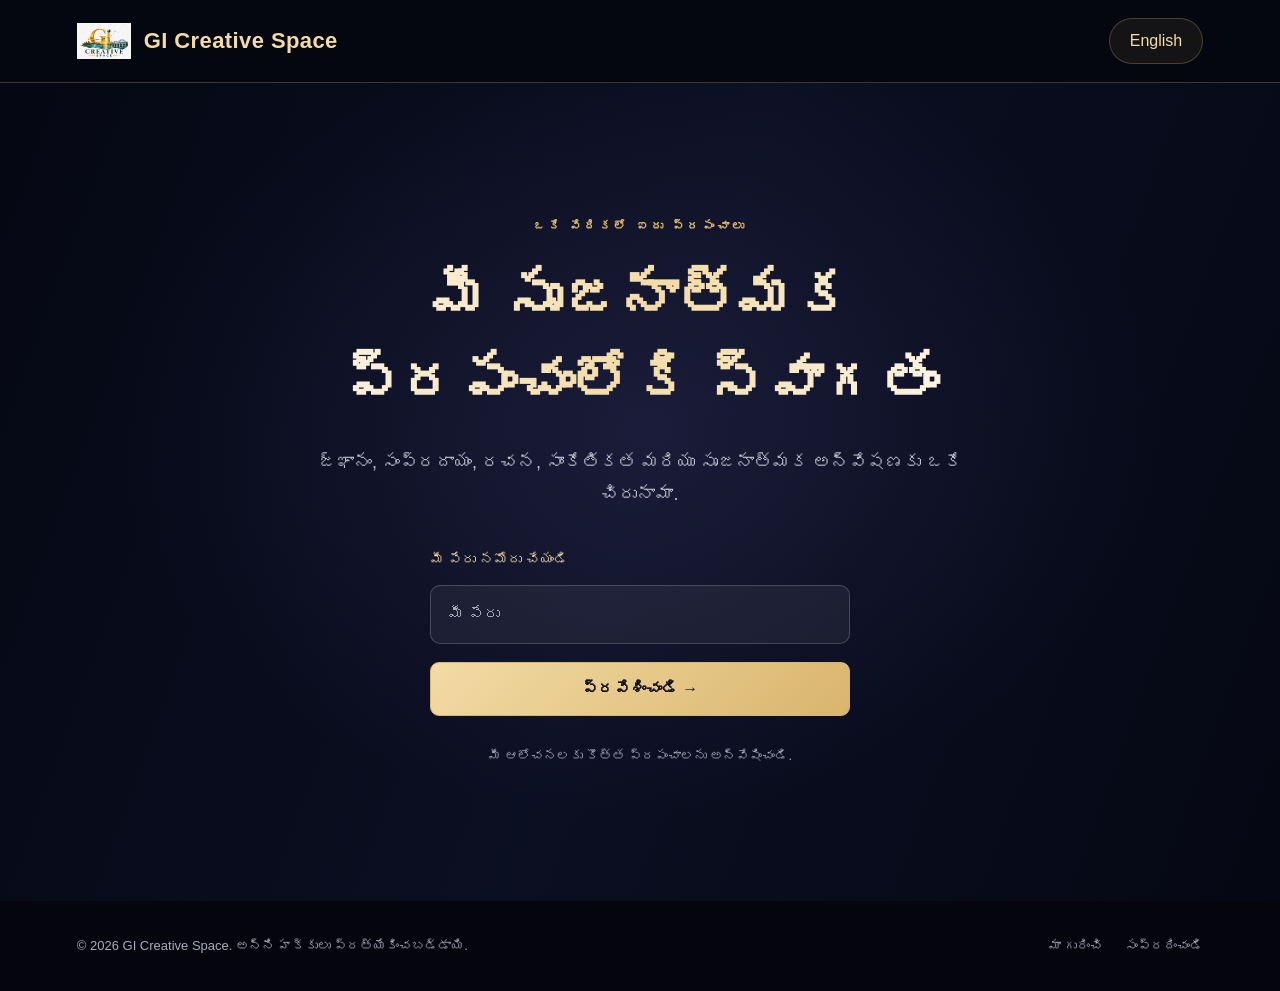
<file: index.html>
<!DOCTYPE html>
<html lang="te">
<head>
    <meta charset="UTF-8">
    <meta name="viewport" content="width=device-width, initial-scale=1.0">

    <title>GI Creative Space | Five Worlds in One Space</title>

    <meta name="description"
          content="Enter GI Creative Space — five worlds of creativity, knowledge, tradition, learning and exploration in one space.">

    <link rel="stylesheet" href="css/style.css">

    <script src="js/main.js" defer></script>
</head>

<body>

    <!-- HEADER -->
    <header class="site-header">
        <a href="index.html" class="brand" aria-label="GI Creative Space Home">
            <img
                src="assets/logo/gi-creative-space-logo.png"
                alt="GI Creative Space Logo"
                class="brand-logo"
            >
            <span class="brand-name">GI Creative Space</span>
        </a>

        <button
            type="button"
            id="languageToggle"
            class="language-toggle"
            aria-label="Switch website language"
        >
            English
        </button>
    </header>


    <!-- ENTRANCE PAGE -->
    <section id="entrance" class="entrance-section">

        <div class="entrance-content">

            <p class="eyebrow"
               data-te="ఒకే వేదికలో ఐదు ప్రపంచాలు"
               data-en="FIVE WORLDS IN ONE SPACE">
                ఒకే వేదికలో ఐదు ప్రపంచాలు
            </p>

            <h1
                data-te="మీ సృజనాత్మక ప్రపంచంలోకి స్వాగతం"
                data-en="Welcome to Your Creative Universe">
                మీ సృజనాత్మక ప్రపంచంలోకి స్వాగతం
            </h1>

            <p class="hero-description"
               data-te="జ్ఞానం, సంప్రదాయం, రచన, సాంకేతికత మరియు సృజనాత్మక అన్వేషణకు ఒకే చిరునామా."
               data-en="One destination for knowledge, tradition, writing, technology and creative exploration.">
                జ్ఞానం, సంప్రదాయం, రచన, సాంకేతికత మరియు
                సృజనాత్మక అన్వేషణకు ఒకే చిరునామా.
            </p>

            <form id="enterForm" class="entrance-form">

                <label for="visitorName"
                       data-te="మీ పేరు నమోదు చేయండి"
                       data-en="Enter your name">
                    మీ పేరు నమోదు చేయండి
                </label>

                <input
                    type="text"
                    id="visitorName"
                    name="visitorName"
                    placeholder="మీ పేరు"
                    data-placeholder-te="మీ పేరు"
                    data-placeholder-en="Your name"
                    autocomplete="given-name"
                    maxlength="60"
                    required
                >

                <button
                    type="submit"
                    class="primary-button"
                    data-te="ప్రవేశించండి →"
                    data-en="Enter the Space →">
                    ప్రవేశించండి →
                </button>

            </form>

            <p class="entrance-note"
               data-te="మీ ఆలోచనలకు కొత్త ప్రపంచాలను అన్వేషించండి."
               data-en="Discover new worlds for your ideas.">
                మీ ఆలోచనలకు కొత్త ప్రపంచాలను అన్వేషించండి.
            </p>

        </div>

    </section>


    <!-- MAIN HOMEPAGE: SHOWN AFTER ENTERING NAME -->
    <main id="homepage" hidden>

        <!-- WELCOME HERO -->
        <section class="home-hero">

            <div class="home-hero-content">

                <p class="eyebrow"
                   data-te="మీకు స్వాగతం"
                   data-en="A SPACE FOR EVERY POSSIBILITY">
                    మీకు స్వాగతం
                </p>

                <h1>
                    <span
                        data-te="స్వాగతం,"
                        data-en="Welcome,">
                        స్వాగతం,
                    </span>
                    <span id="welcomeName"></span>
                </h1>

                <h2
                    data-te="ఐదు ప్రపంచాలు. ఒకే వేదిక."
                    data-en="Five Worlds. One Space.">
                    ఐదు ప్రపంచాలు. ఒకే వేదిక.
                </h2>

                <p
                    data-te="మీరు నేర్చుకోవడానికి, సృష్టించడానికి, ఆలోచించడానికి మరియు కొత్త విషయాలను అన్వేషించడానికి రూపొందించిన ప్రత్యేక ప్రపంచం."
                    data-en="A universe designed for you to learn, create, think and explore new possibilities.">
                    మీరు నేర్చుకోవడానికి, సృష్టించడానికి, ఆలోచించడానికి
                    మరియు కొత్త విషయాలను అన్వేషించడానికి రూపొందించిన ప్రత్యేక ప్రపంచం.
                </p>

                <a href="#worlds"
                   class="primary-button"
                   data-te="ఐదు ప్రపంచాలను అన్వేషించండి ↓"
                   data-en="Explore the Five Worlds ↓">
                    ఐదు ప్రపంచాలను అన్వేషించండి ↓
                </a>

            </div>

        </section>


        <!-- FOREWORD / VISITOR'S NOTE -->
        <section class="foreword-section">

            <div class="section-heading">

                <p class="eyebrow"
                   data-te="మా ఆలోచన"
                   data-en="OUR VISION">
                    మా ఆలోచన
                </p>

                <h2
                    data-te="ముందుమాట / సందర్శకుల గమనిక"
                    data-en="Foreword / A Note to Our Visitors">
                    ముందుమాట / సందర్శకుల గమనిక
                </h2>

            </div>

            <div class="foreword-content">

                <p
                    data-te="ప్రియమైన సందర్శకులకు, GI Creative Space‌కు హృదయపూర్వక స్వాగతం. ఇది కేవలం ఒక వెబ్‌సైట్ కాదు; విభిన్న ఆలోచనలు, జ్ఞానం, సంప్రదాయం, సృజనాత్మకత మరియు అన్వేషణను ఒకే వేదికపై కలపాలనే మా ప్రయత్నం."
                    data-en="Dear visitor, a heartfelt welcome to GI Creative Space. This is more than a website; it is our effort to bring ideas, knowledge, tradition, creativity and exploration together in one place.">
                    ప్రియమైన సందర్శకులకు, GI Creative Space‌కు
                    హృదయపూర్వక స్వాగతం. ఇది కేవలం ఒక వెబ్‌సైట్ కాదు;
                    విభిన్న ఆలోచనలు, జ్ఞానం, సంప్రదాయం, సృజనాత్మకత
                    మరియు అన్వేషణను ఒకే వేదికపై కలపాలనే మా ప్రయత్నం.
                </p>

                <p
                    data-te="మా ఐదు ప్రపంచాలు మీలో కొత్త ఆలోచనలను రేకెత్తించాలని, జిజ్ఞాసను పెంపొందించాలని, నేర్చుకోవడానికి మరియు సృష్టించడానికి స్ఫూర్తినివ్వాలని మా ఆకాంక్ష."
                    data-en="We hope our five worlds spark fresh ideas, nurture curiosity and inspire you to learn, discover and create.">
                    మా ఐదు ప్రపంచాలు మీలో కొత్త ఆలోచనలను రేకెత్తించాలని,
                    జిజ్ఞాసను పెంపొందించాలని, నేర్చుకోవడానికి మరియు
                    సృష్టించడానికి స్ఫూర్తినివ్వాలని మా ఆకాంక్ష.
                </p>

            </div>

        </section>


        <!-- THE FIVE WORLDS -->
        <section id="worlds" class="worlds-section">

            <div class="section-heading">

                <p class="eyebrow"
                   data-te="అన్వేషణ ప్రారంభించండి"
                   data-en="BEGIN YOUR EXPLORATION">
                    అన్వేషణ ప్రారంభించండి
                </p>

                <h2
                    data-te="మా ఐదు ప్రపంచాలు"
                    data-en="Explore Our Five Worlds">
                    మా ఐదు ప్రపంచాలు
                </h2>

                <p
                    data-te="ప్రతి ప్రపంచం ఒక ప్రత్యేక అనుభవం. మీకు నచ్చిన ప్రపంచంలోకి అడుగుపెట్టండి."
                    data-en="Each world offers a distinct experience. Step into the world that inspires you.">
                    ప్రతి ప్రపంచం ఒక ప్రత్యేక అనుభవం.
                    మీకు నచ్చిన ప్రపంచంలోకి అడుగుపెట్టండి.
                </p>

            </div>


            <div class="worlds-grid">

                <!-- WORLD 1 -->
                <a href="worlds/gi-writings/index.html"
                   class="world-card">

                    <span class="world-number">01</span>

                    <h3
                        data-te="GI.Writings"
                        data-en="GI.Writings">
                        GI.Writings
                    </h3>

                    <p
                        data-te="భావాలు, కవిత్వం, కథలు మరియు ఆలోచనల ప్రపంచం."
                        data-en="A world of emotions, poetry, stories and ideas.">
                        భావాలు, కవిత్వం, కథలు మరియు ఆలోచనల ప్రపంచం.
                    </p>

                    <span class="world-link"
                          data-te="ప్రపంచంలోకి ప్రవేశించండి ↗"
                          data-en="Enter World ↗">
                        ప్రపంచంలోకి ప్రవేశించండి ↗
                    </span>

                </a>


                <!-- WORLD 2 -->
                <a href="worlds/gi-devotional/index.html"
                   class="world-card">

                    <span class="world-number">02</span>

                    <h3
                        data-te="GI.Devotional"
                        data-en="GI.Devotional">
                        GI.Devotional
                    </h3>

                    <p
                        data-te="ఆధ్యాత్మికత, భక్తి, సంప్రదాయాలు మరియు సంస్కృతి."
                        data-en="A world of spirituality, devotion, traditions and culture.">
                        ఆధ్యాత్మికత, భక్తి, సంప్రదాయాలు మరియు సంస్కృతి.
                    </p>

                    <span class="world-link"
                          data-te="ప్రపంచంలోకి ప్రవేశించండి ↗"
                          data-en="Enter World ↗">
                        ప్రపంచంలోకి ప్రవేశించండి ↗
                    </span>

                </a>


                <!-- WORLD 3 -->
                <a href="worlds/gi-education/index.html"
                   class="world-card">

                    <span class="world-number">03</span>

                    <h3
                        data-te="GI.Education"
                        data-en="GI.Education">
                        GI.Education
                    </h3>

                    <p
                        data-te="విద్య, జ్ఞానం, నైపుణ్యాలు మరియు కొత్త విషయాల అన్వేషణ."
                        data-en="A world of education, knowledge, skills and discovery.">
                        విద్య, జ్ఞానం, నైపుణ్యాలు మరియు కొత్త విషయాల అన్వేషణ.
                    </p>

                    <span class="world-link"
                          data-te="ప్రపంచంలోకి ప్రవేశించండి ↗"
                          data-en="Enter World ↗">
                        ప్రపంచంలోకి ప్రవేశించండి ↗
                    </span>

                </a>


                <!-- WORLD 4 -->
                <a href="worlds/gi-digital/index.html"
                   class="world-card">

                    <span class="world-number">04</span>

                    <h3
                        data-te="GI.Digital"
                        data-en="GI.Digital">
                        GI.Digital
                    </h3>

                    <p
                        data-te="డిజిటల్ ఆలోచనలు, సాంకేతికత మరియు సృజనాత్మక పరిష్కారాలు."
                        data-en="A world of digital ideas, technology and creative solutions.">
                        డిజిటల్ ఆలోచనలు, సాంకేతికత మరియు సృజనాత్మక పరిష్కారాలు.
                    </p>

                    <span class="world-link"
                          data-te="ప్రపంచంలోకి ప్రవేశించండి ↗"
                          data-en="Enter World ↗">
                        ప్రపంచంలోకి ప్రవేశించండి ↗
                    </span>

                </a>


                <!-- WORLD 5 -->
                <a href="worlds/gi-space/index.html"
                   class="world-card">

                    <span class="world-number">05</span>

                    <h3
                        data-te="GI.Space"
                        data-en="GI.Space">
                        GI.Space
                    </h3>

                    <p
                        data-te="ఊహాశక్తి, కొత్త ఆవిష్కరణలు మరియు అంతులేని అవకాశాల ప్రపంచం."
                        data-en="A world of imagination, new frontiers and limitless possibilities.">
                        ఊహాశక్తి, కొత్త ఆవిష్కరణలు మరియు అంతులేని అవకాశాల ప్రపంచం.
                    </p>

                    <span class="world-link"
                          data-te="ప్రపంచంలోకి ప్రవేశించండి ↗"
                          data-en="Enter World ↗">
                        ప్రపంచంలోకి ప్రవేశించండి ↗
                    </span>

                </a>

            </div>

        </section>


        <!-- CLOSING SECTION -->
        <section class="closing-section">

            <h2
                data-te="ఒకే వేదిక. అంతులేని అవకాశాలు."
                data-en="One Space. Endless Possibilities.">
                ఒకే వేదిక. అంతులేని అవకాశాలు.
            </h2>

            <p
                data-te="మీ ఆలోచనలతో ప్రారంభించండి. మీ ప్రపంచాన్ని అన్వేషించండి."
                data-en="Begin with your ideas. Explore your world.">
                మీ ఆలోచనలతో ప్రారంభించండి. మీ ప్రపంచాన్ని అన్వేషించండి.
            </p>

        </section>

    </main>


    <!-- FOOTER -->
    <footer class="site-footer">

        <p>
            © <span id="currentYear"></span>
            GI Creative Space.
            <span
                data-te="అన్ని హక్కులు ప్రత్యేకించబడ్డాయి."
                data-en="All rights reserved.">
                అన్ని హక్కులు ప్రత్యేకించబడ్డాయి.
            </span>
        </p>

        <nav class="footer-links" aria-label="Footer navigation">

            <a href="about.html"
               data-te="మా గురించి"
               data-en="About">
                మా గురించి
            </a>

            <a href="contact.html"
               data-te="సంప్రదించండి"
               data-en="Contact">
                సంప్రదించండి
            </a>

        </nav>

    </footer>

</body>
</html>
</file>
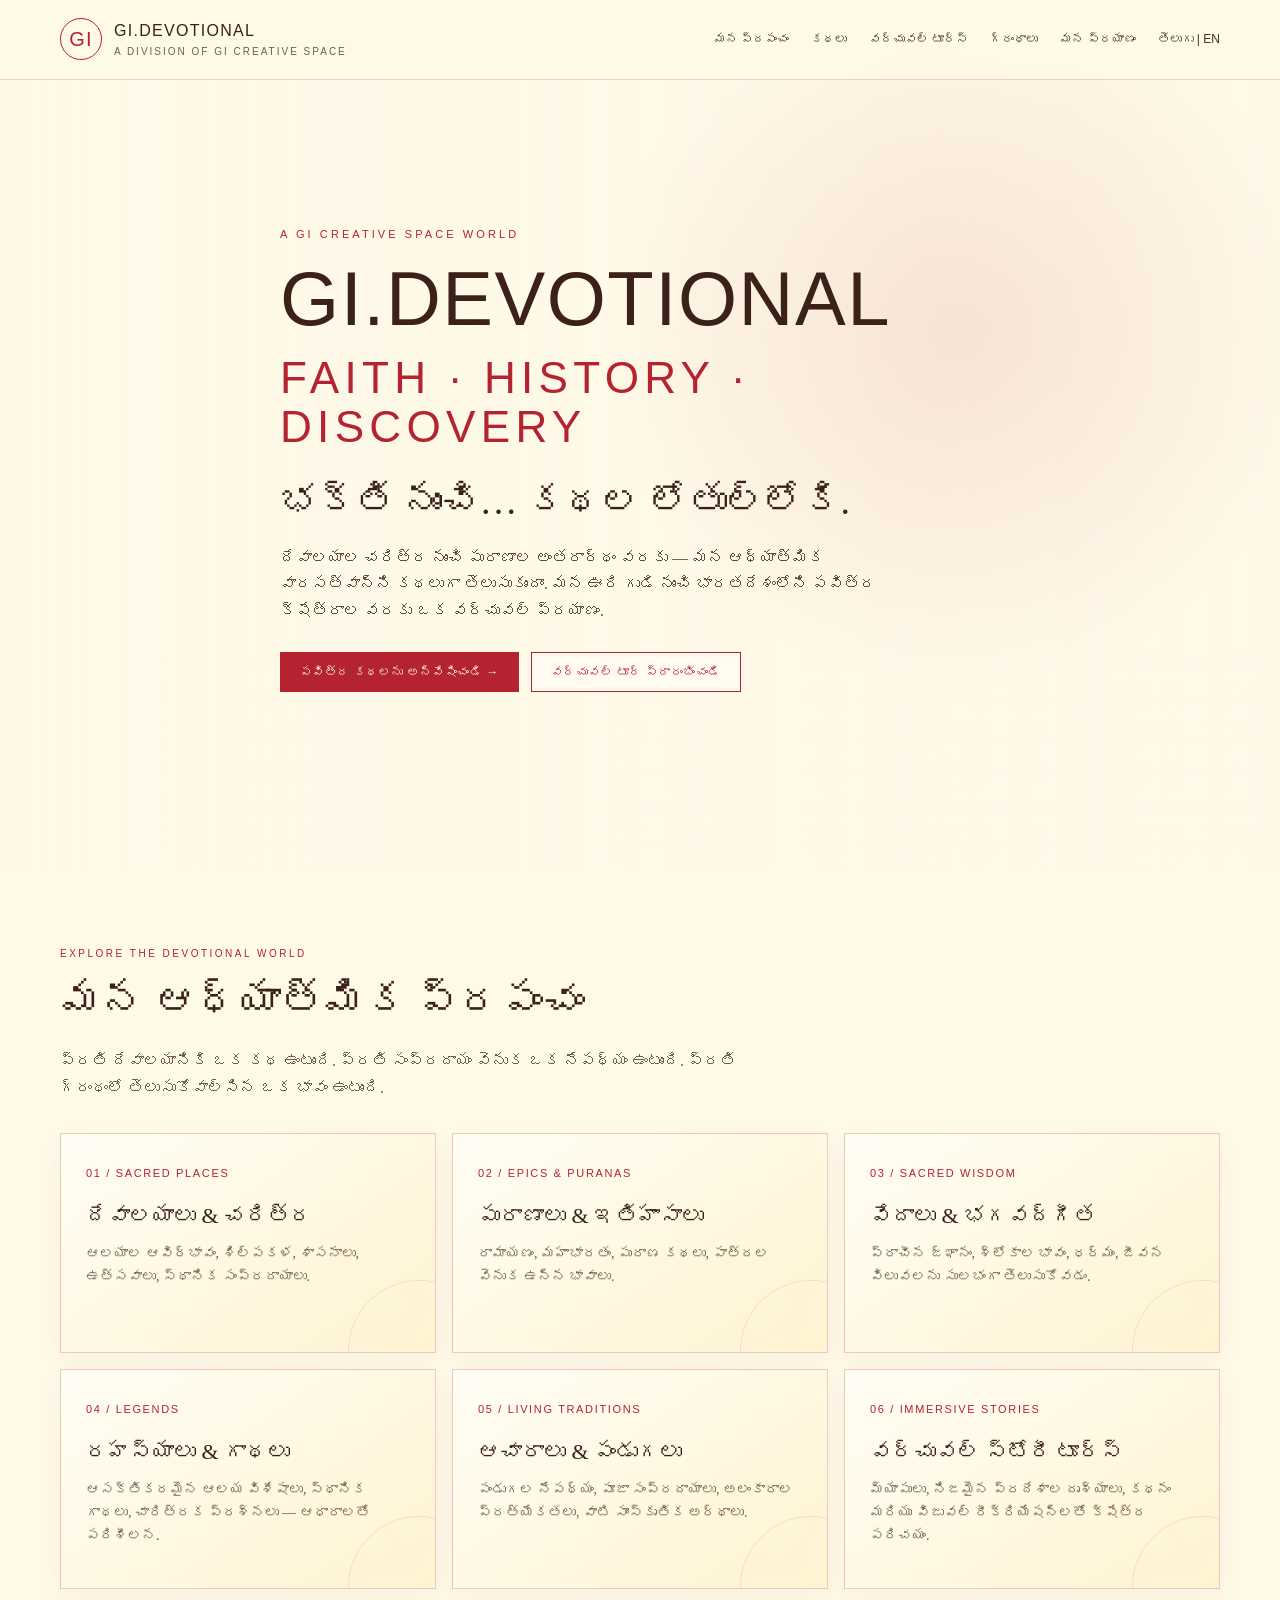
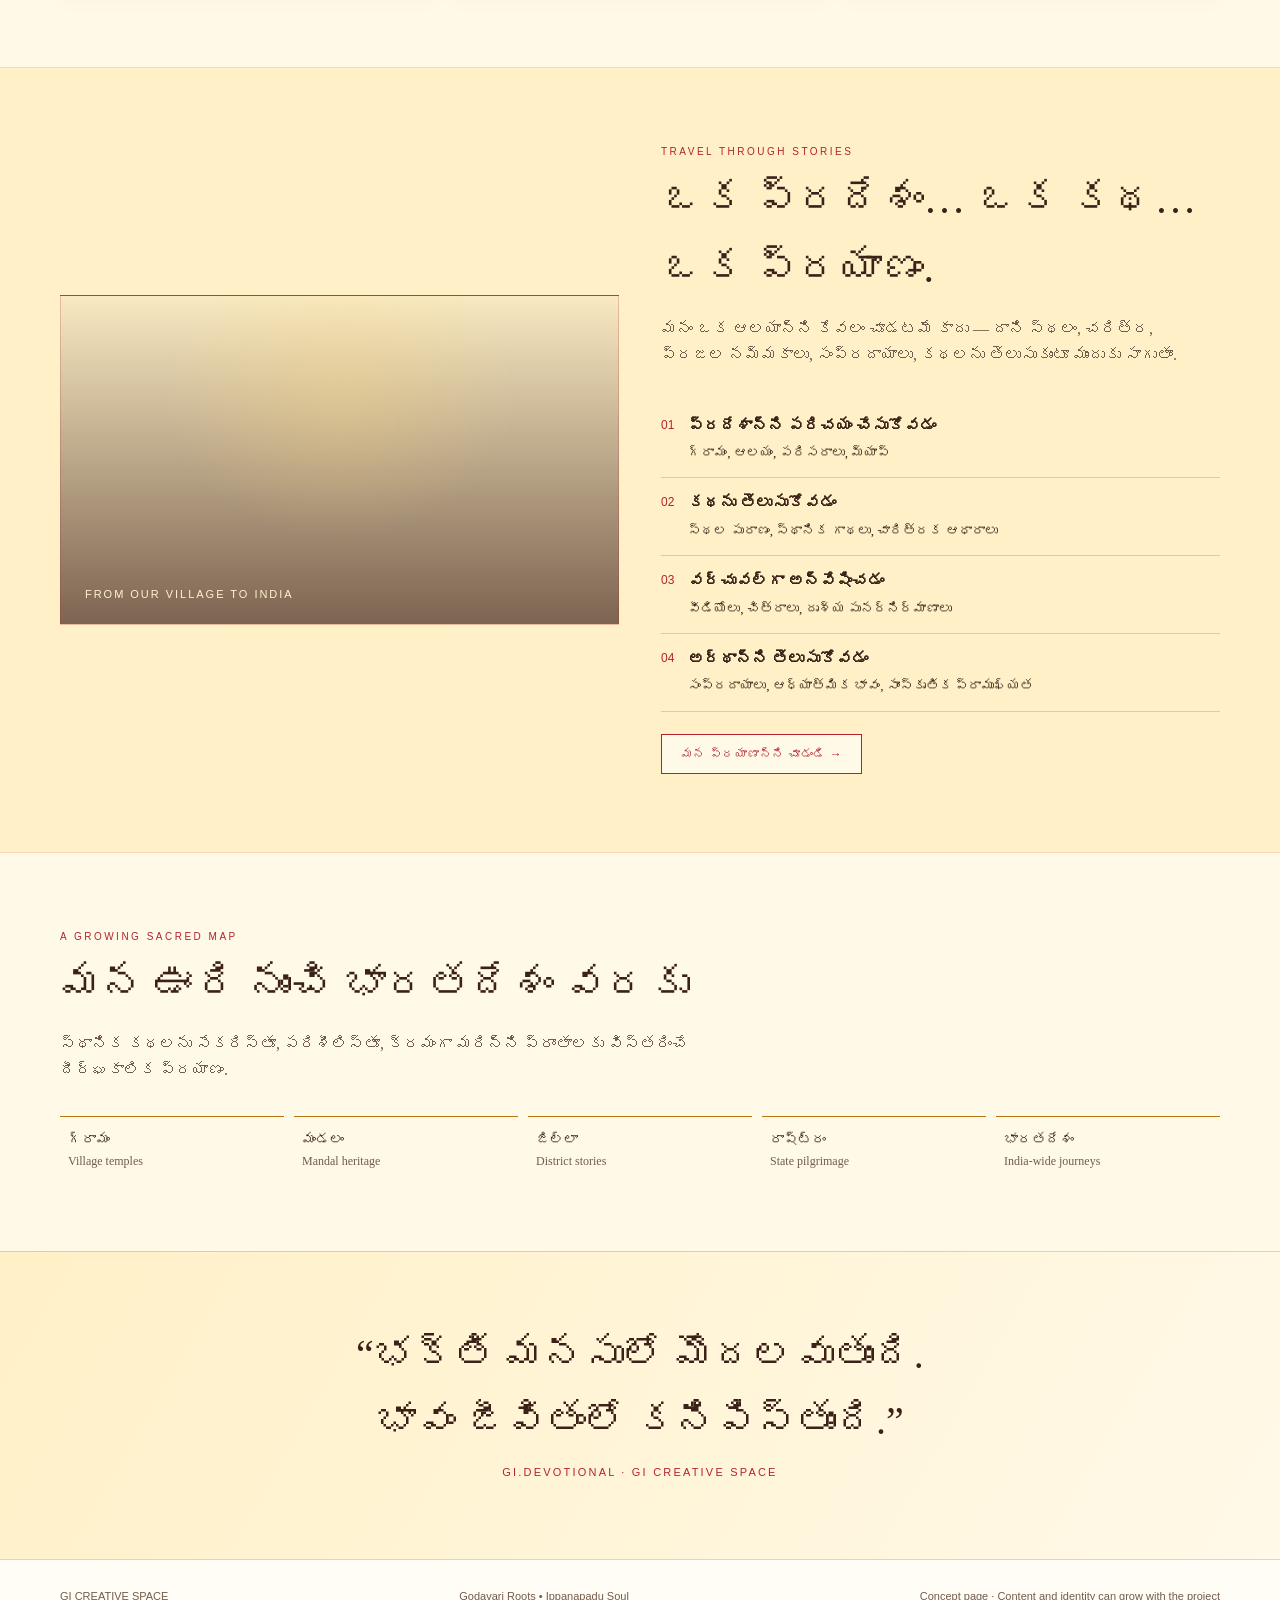
<file: worlds/gi-devotional/index.html>
<!DOCTYPE html>
<html lang="te">
<head>
<meta charset="UTF-8">
<meta name="viewport" content="width=device-width, initial-scale=1.0">
<title>GI.Devotional — Sacred Stories & Virtual Tours</title>
<style>
:root{--night:#fff9e8;--night2:#fff0c7;--gold:#b87512;--cream:#3b2118;--muted:#725c4b;--line:rgba(177,35,35,.22);--kumkuma:#b4232f;--pale:#fffdf5}
*{box-sizing:border-box}html{scroll-behavior:smooth}body{margin:0;background:var(--night);color:var(--cream);font-family:Georgia,"Noto Serif Telugu",serif;line-height:1.65}a{color:inherit;text-decoration:none}.wrap{width:min(1160px,92%);margin:auto}
header{position:absolute;top:0;left:0;width:100%;z-index:3;border-bottom:1px solid rgba(177,35,35,.18);background:rgba(255,249,232,.84);backdrop-filter:blur(10px)}
.nav{display:flex;align-items:center;justify-content:space-between;gap:24px;padding:18px 0}.brand{display:flex;align-items:center;gap:12px;font-family:Arial,sans-serif;letter-spacing:.08em}.mark{width:42px;height:42px;border:1px solid var(--kumkuma);border-radius:50%;display:grid;place-items:center;color:var(--kumkuma);font-size:20px}.brand small{display:block;color:var(--muted);font-size:10px;letter-spacing:.2em}.links{display:flex;gap:22px;align-items:center;font:12px Arial,sans-serif;color:#4b2b20}.links a:hover{color:var(--kumkuma)}
.hero{min-height:690px;display:flex;align-items:center;position:relative;overflow:hidden;background:linear-gradient(90deg,rgba(255,249,232,.97) 0%,rgba(255,249,232,.86) 43%,rgba(255,249,232,.22) 100%),linear-gradient(0deg,var(--night),transparent 25%),url('https://images.unsplash.com/photo-1605649487212-47bdab064df7?auto=format&fit=crop&w=1800&q=85');background-size:cover;background-position:center}
.hero:before{content:"";position:absolute;inset:0;background:radial-gradient(circle at 75% 38%,rgba(180,35,47,.10),transparent 33%);pointer-events:none}.hero-content{position:relative;z-index:1;padding:150px 0 100px;max-width:720px}.eyebrow{font:11px Arial,sans-serif;letter-spacing:.28em;text-transform:uppercase;color:var(--kumkuma)}h1{font:clamp(42px,7vw,76px)/1.12 Arial,sans-serif;letter-spacing:.02em;margin:16px 0 22px;color:#3b2118}h1 span{display:block;color:var(--kumkuma);font-size:.58em;letter-spacing:.12em;margin-top:12px}.hero h2{font-size:clamp(24px,3.5vw,38px);font-weight:400;line-height:1.45;margin:0 0 16px}.hero p{max-width:600px;color:#654b3b;font-size:16px}.actions{display:flex;flex-wrap:wrap;gap:12px;margin-top:28px}.btn{display:inline-block;padding:12px 19px;border:1px solid var(--kumkuma);font:12px Arial,sans-serif;letter-spacing:.04em;color:var(--kumkuma);background:rgba(255,253,245,.72)}.btn.primary{background:var(--kumkuma);border-color:var(--kumkuma);color:#fff9e8}.btn:hover{filter:brightness(1.08)}
section{padding:78px 0}.section-label{font:10px Arial,sans-serif;letter-spacing:.25em;color:var(--kumkuma);text-transform:uppercase}.section-title{font-size:clamp(28px,4vw,42px);font-weight:400;margin:8px 0 12px}.intro{max-width:680px;color:var(--muted);margin:0 0 32px}.cards{display:grid;grid-template-columns:repeat(3,1fr);gap:16px}.card{min-height:220px;padding:25px;border:1px solid var(--line);background:linear-gradient(145deg,#fffdf5,#fff3d1);position:relative;overflow:hidden;box-shadow:0 8px 24px rgba(108,62,22,.04)}.card:after{content:"";position:absolute;width:140px;height:140px;border:1px solid rgba(180,35,47,.12);border-radius:50%;right:-55px;bottom:-70px}.num{font:11px Arial,sans-serif;color:var(--kumkuma);letter-spacing:.15em}.card h3{font-size:22px;font-weight:400;margin:12px 0 8px}.card p{font-size:14px;color:var(--muted);margin:0}.tour{background:#fff0c7;border-top:1px solid rgba(177,35,35,.12);border-bottom:1px solid rgba(177,35,35,.12)}.tour-layout{display:grid;grid-template-columns:1fr 1fr;gap:42px;align-items:center}.tour-art{min-height:330px;border:1px solid var(--line);background:radial-gradient(ellipse at 50% 30%,rgba(255,218,120,.25),transparent 45%),linear-gradient(180deg,rgba(55,25,18,.03),rgba(55,25,18,.65)),url('https://images.unsplash.com/photo-1605649487212-47bdab064df7?auto=format&fit=crop&w=1000&q=85') center/cover;display:flex;align-items:end;padding:24px}.tour-art span{font:11px Arial,sans-serif;letter-spacing:.18em;color:#fff3ce}.steps{list-style:none;padding:0;margin:22px 0}.steps li{padding:12px 0;border-bottom:1px solid var(--line);display:flex;gap:14px}.steps b{color:var(--kumkuma);font:12px Arial,sans-serif;padding-top:5px}.journey{display:grid;grid-template-columns:repeat(5,1fr);gap:10px;margin-top:28px}.place{border-top:1px solid var(--gold);padding:14px 8px 0}.place strong{display:block;font:14px Arial,sans-serif}.place small{color:var(--muted);font-size:12px}
.quote{text-align:center;padding:70px 20px;background:linear-gradient(120deg,#fff0c7,#fff9e8);border-top:1px solid var(--line)}.quote blockquote{font-size:clamp(24px,4vw,40px);margin:0 auto 12px;max-width:800px;font-weight:400}.quote p{color:var(--kumkuma);font:11px Arial,sans-serif;letter-spacing:.2em}
footer{padding:30px 0;border-top:1px solid var(--line);color:var(--muted);font:11px Arial,sans-serif;background:#fffdf5}.foot{display:flex;justify-content:space-between;gap:16px;flex-wrap:wrap}
@media(max-width:800px){.links{display:none}.hero{min-height:650px;background-position:60% center}.cards{grid-template-columns:repeat(2,1fr)}.tour-layout{grid-template-columns:1fr}.tour-art{min-height:260px}.journey{grid-template-columns:repeat(2,1fr)}}
@media(max-width:520px){.cards{grid-template-columns:1fr}.card{min-height:175px}.hero-content{padding-top:130px}.nav{padding:13px 0}.brand{font-size:13px}}
</style>
</head>
<body>
<header><div class="wrap nav">
  <a class="brand" href="#"><span class="mark">GI</span><span>GI.DEVOTIONAL<small>A DIVISION OF GI CREATIVE SPACE</small></span></a>
  <nav class="links"><a href="#world">మన ప్రపంచం</a><a href="#stories">కథలు</a><a href="#tours">వర్చువల్ టూర్స్</a><a href="#scriptures">గ్రంథాలు</a><a href="#journey">మన ప్రయాణం</a><a href="#en">తెలుగు | EN</a></nav>
</div></header>
<main>
<section class="hero"><div class="wrap hero-content">
  <div class="eyebrow">A GI CREATIVE SPACE WORLD</div>
  <h1>GI.DEVOTIONAL<span>FAITH · HISTORY · DISCOVERY</span></h1>
  <h2>భక్తి నుంచి… కథల లోతుల్లోకి.</h2>
  <p>దేవాలయాల చరిత్ర నుంచి పురాణాల అంతరార్థం వరకు — మన ఆధ్యాత్మిక వారసత్వాన్ని కథలుగా తెలుసుకుందాం. మన ఊరి గుడి నుంచి భారతదేశంలోని పవిత్ర క్షేత్రాల వరకు ఒక వర్చువల్ ప్రయాణం.</p>
  <div class="actions"><a class="btn primary" href="#stories">పవిత్ర కథలను అన్వేషించండి →</a><a class="btn" href="#tours">వర్చువల్ టూర్ ప్రారంభించండి</a></div>
</div></section>
<section id="world"><div class="wrap">
  <div class="section-label">EXPLORE THE DEVOTIONAL WORLD</div><h2 class="section-title">మన ఆధ్యాత్మిక ప్రపంచం</h2>
  <p class="intro">ప్రతి దేవాలయానికి ఒక కథ ఉంటుంది. ప్రతి సంప్రదాయం వెనుక ఒక నేపథ్యం ఉంటుంది. ప్రతి గ్రంథంలో తెలుసుకోవాల్సిన ఒక భావం ఉంటుంది.</p>
  <div class="cards" id="stories">
    <article class="card"><span class="num">01 / SACRED PLACES</span><h3>దేవాలయాలు & చరిత్ర</h3><p>ఆలయాల ఆవిర్భావం, శిల్పకళ, శాసనాలు, ఉత్సవాలు, స్థానిక సంప్రదాయాలు.</p></article>
    <article class="card" id="scriptures"><span class="num">02 / EPICS & PURANAS</span><h3>పురాణాలు & ఇతిహాసాలు</h3><p>రామాయణం, మహాభారతం, పురాణ కథలు, పాత్రల వెనుక ఉన్న భావాలు.</p></article>
    <article class="card"><span class="num">03 / SACRED WISDOM</span><h3>వేదాలు & భగవద్గీత</h3><p>ప్రాచీన జ్ఞానం, శ్లోకాల భావం, ధర్మం, జీవన విలువలను సులభంగా తెలుసుకోవడం.</p></article>
    <article class="card"><span class="num">04 / LEGENDS</span><h3>రహస్యాలు & గాథలు</h3><p>ఆసక్తికరమైన ఆలయ విశేషాలు, స్థానిక గాథలు, చారిత్రక ప్రశ్నలు — ఆధారాలతో పరిశీలన.</p></article>
    <article class="card"><span class="num">05 / LIVING TRADITIONS</span><h3>ఆచారాలు & పండుగలు</h3><p>పండుగల నేపథ్యం, పూజా సంప్రదాయాలు, అలంకారాల ప్రత్యేకతలు, వాటి సాంస్కృతిక అర్థాలు.</p></article>
    <article class="card"><span class="num">06 / IMMERSIVE STORIES</span><h3>వర్చువల్ స్టోరీ టూర్స్</h3><p>మ్యాపులు, నిజమైన ప్రదేశాల దృశ్యాలు, కథనం మరియు విజువల్ రీక్రియేషన్లతో క్షేత్ర పరిచయం.</p></article>
  </div>
</div></section>
<section class="tour" id="tours"><div class="wrap tour-layout">
  <div class="tour-art"><span>FROM OUR VILLAGE TO INDIA</span></div>
  <div><div class="section-label">TRAVEL THROUGH STORIES</div><h2 class="section-title">ఒక ప్రదేశం… ఒక కథ… ఒక ప్రయాణం.</h2>
  <p class="intro">మనం ఒక ఆలయాన్ని కేవలం చూడటమే కాదు — దాని స్థలం, చరిత్ర, ప్రజల నమ్మకాలు, సంప్రదాయాలు, కథలను తెలుసుకుంటూ ముందుకు సాగుతాం.</p>
  <ul class="steps"><li><b>01</b><span><strong>ప్రదేశాన్ని పరిచయం చేసుకోవడం</strong><br><small>గ్రామం, ఆలయం, పరిసరాలు, మ్యాప్</small></span></li><li><b>02</b><span><strong>కథను తెలుసుకోవడం</strong><br><small>స్థల పురాణం, స్థానిక గాథలు, చారిత్రక ఆధారాలు</small></span></li><li><b>03</b><span><strong>వర్చువల్‌గా అన్వేషించడం</strong><br><small>వీడియోలు, చిత్రాలు, దృశ్య పునర్నిర్మాణాలు</small></span></li><li><b>04</b><span><strong>అర్థాన్ని తెలుసుకోవడం</strong><br><small>సంప్రదాయాలు, ఆధ్యాత్మిక భావం, సాంస్కృతిక ప్రాముఖ్యత</small></span></li></ul>
  <a class="btn" href="#journey">మన ప్రయాణాన్ని చూడండి →</a></div>
</div></section>
<section id="journey"><div class="wrap"><div class="section-label">A GROWING SACRED MAP</div><h2 class="section-title">మన ఊరి నుంచి భారతదేశం వరకు</h2><p class="intro">స్థానిక కథలను సేకరిస్తూ, పరిశీలిస్తూ, క్రమంగా మరిన్ని ప్రాంతాలకు విస్తరించే దీర్ఘకాలిక ప్రయాణం.</p>
<div class="journey"><div class="place"><strong>గ్రామం</strong><small>Village temples</small></div><div class="place"><strong>మండలం</strong><small>Mandal heritage</small></div><div class="place"><strong>జిల్లా</strong><small>District stories</small></div><div class="place"><strong>రాష్ట్రం</strong><small>State pilgrimage</small></div><div class="place"><strong>భారతదేశం</strong><small>India-wide journeys</small></div></div></div></section>
<div class="quote"><blockquote>“భక్తి మనసులో మొదలవుతుంది.<br>భావం జీవితంలో కనిపిస్తుంది.”</blockquote><p>GI.DEVOTIONAL · GI CREATIVE SPACE</p></div>
</main>
<footer><div class="wrap foot"><span>GI CREATIVE SPACE</span><span>Godavari Roots • Ippanapadu Soul</span><span>Concept page · Content and identity can grow with the project</span></div></footer>
</body></html>
</file>
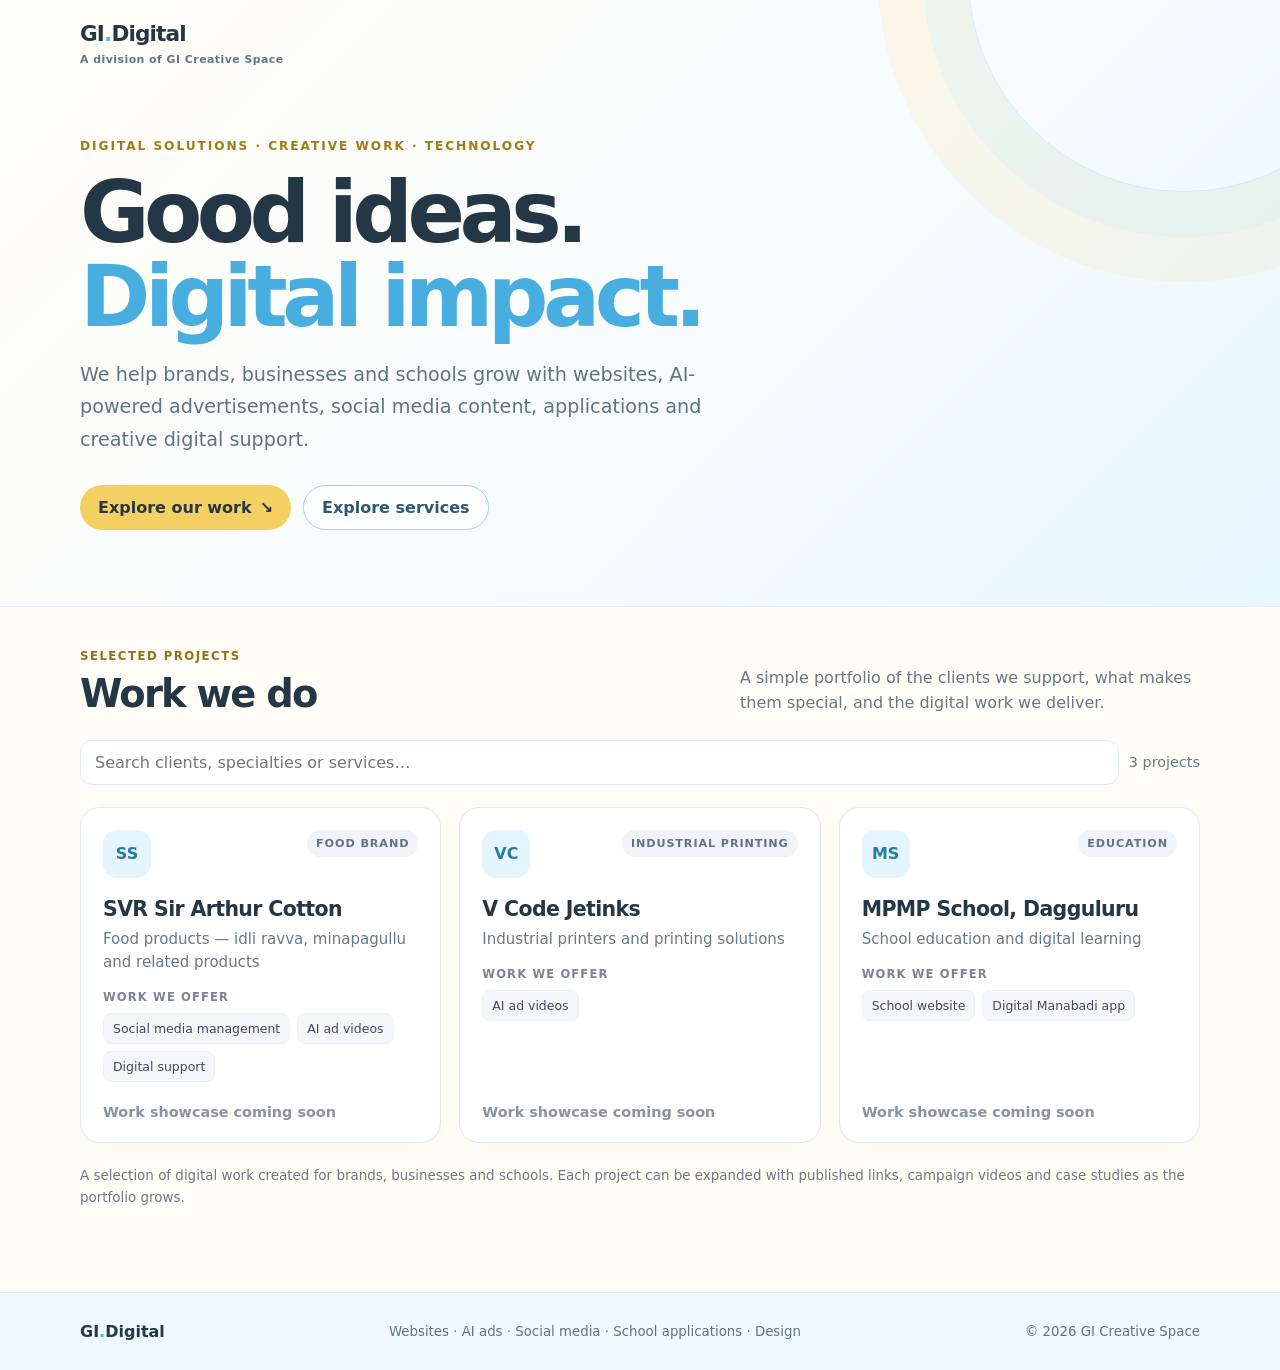
<file: worlds/gi-digital/index.html>
<!DOCTYPE html>
<html lang="en">
<head>
<meta charset="UTF-8">
<meta name="viewport" content="width=device-width, initial-scale=1.0">
<meta name="theme-color" content="#eaf7ff">
<title>GI.Digital | Selected Work</title>
<style>
:root{--navy:#eaf7ff;--navy2:#dff2ff;--gold:#f4cf62;--paper:#fffdf5;--ink:#243746;--muted:#657986;--line:#dceaf0;--white:#fff;--green:#217a57;--red:#b4232f;--sky:#9edcff;--skydeep:#5bb8ed}
*{box-sizing:border-box}html{scroll-behavior:smooth}body{margin:0;font-family:Inter,ui-sans-serif,system-ui,-apple-system,BlinkMacSystemFont,"Segoe UI",sans-serif;background:var(--paper);color:var(--ink)}
a{color:inherit}.wrap{width:min(1120px,calc(100% - 36px));margin:auto}
header{background:linear-gradient(135deg,#fffdf5 0%,#f8fcff 55%,#e6f6ff 100%);color:var(--ink);padding:22px 0 76px;position:relative;overflow:hidden;border-bottom:1px solid #e5eff3}
header:before{content:"";position:absolute;width:430px;height:430px;border:1px solid #8ccfee55;border-radius:50%;right:-120px;top:-240px;box-shadow:0 0 0 45px #9edcff22,0 0 0 90px #f4cf6220}
nav{display:flex;justify-content:space-between;align-items:center;gap:16px;position:relative;z-index:1}
.brand{font-size:1.35rem;font-weight:850;letter-spacing:-.04em;line-height:1.15}.brand span{color:#56b8e8}.brand small{display:block;margin-top:6px;color:#607785;font-size:.68rem;font-weight:650;letter-spacing:.045em;line-height:1.3}.nav-note{color:#607785;font-size:.88rem}
.hero{position:relative;z-index:1;max-width:760px;padding-top:72px}.eyebrow{color:#a47a12;font-size:.76rem;font-weight:800;letter-spacing:.16em;text-transform:uppercase}
h1{font-size:clamp(2.5rem,7vw,5.3rem);line-height:.99;letter-spacing:-.065em;margin:18px 0 20px}h1 em{font-style:normal;color:#48aee0}
.hero p{font-size:clamp(1rem,2vw,1.2rem);line-height:1.7;color:#607381;max-width:650px;margin:0}
.hero-actions{display:flex;flex-wrap:wrap;gap:12px;margin-top:28px}.button{border:0;border-radius:999px;padding:12px 18px;font-weight:750;text-decoration:none;cursor:pointer;display:inline-flex;align-items:center;justify-content:center;gap:8px}.button.gold{background:#f4cf62;color:#273746}.button.ghost{border:1px solid #9ed4ed;color:#315a70;background:#ffffffaa}
main{padding:42px 0 70px}.section-head{display:flex;justify-content:space-between;align-items:end;gap:20px;margin-bottom:24px}.section-head h2{font-size:clamp(1.7rem,4vw,2.4rem);letter-spacing:-.045em;margin:8px 0 0}.section-head p{color:var(--muted);max-width:460px;line-height:1.6;margin:0}.small-label{font-size:.73rem;color:#967016;font-weight:850;letter-spacing:.13em;text-transform:uppercase}
.toolbar{display:flex;gap:10px;flex-wrap:wrap;align-items:center;margin-bottom:22px}.search{flex:1;min-width:200px;border:1px solid var(--line);border-radius:12px;padding:12px 14px;background:white;font:inherit}.count{font-size:.9rem;color:var(--muted);margin-left:auto}
.grid{display:grid;grid-template-columns:repeat(3,minmax(0,1fr));gap:18px}.card{background:white;border:1px solid var(--line);border-radius:20px;padding:22px;display:flex;flex-direction:column;min-height:310px;box-shadow:0 8px 28px #17203306;transition:transform .2s,box-shadow .2s}.card:hover{transform:translateY(-3px);box-shadow:0 15px 34px #17203310}
.card-top{display:flex;justify-content:space-between;align-items:start;gap:12px}.monogram{width:48px;height:48px;border-radius:14px;background:#e4f5ff;color:#287ba4;display:grid;place-items:center;font-weight:900;font-size:1rem;flex-shrink:0}.category{font-size:.7rem;font-weight:800;letter-spacing:.08em;text-transform:uppercase;color:#657188;background:#f0f3f8;padding:7px 9px;border-radius:999px}
.card h3{font-size:1.28rem;letter-spacing:-.03em;margin:19px 0 7px}.specialty{color:var(--muted);font-size:.94rem;line-height:1.55;margin:0 0 16px}.services-title{font-size:.72rem;font-weight:850;text-transform:uppercase;letter-spacing:.1em;color:#7a8495;margin-bottom:9px}.tags{display:flex;flex-wrap:wrap;gap:7px}.tag{font-size:.78rem;padding:7px 9px;background:#f5f6f9;border:1px solid #edf0f5;border-radius:8px;color:#3f4b60}
.card-bottom{margin-top:auto;padding-top:22px;display:flex;align-items:center;justify-content:space-between;gap:10px}.work-link{font-weight:800;font-size:.9rem;color:#287da5;text-decoration:none}.work-link:hover{text-decoration:underline}.card-tools{display:flex;gap:6px}.mini{border:1px solid var(--line);background:white;border-radius:8px;padding:7px 9px;cursor:pointer;color:#596477;font-size:.78rem}.mini:hover{background:#f5f6f9}.empty{grid-column:1/-1;text-align:center;background:white;border:1px dashed #cbd3df;border-radius:18px;padding:40px 20px;color:var(--muted)}
.note{margin-top:22px;color:#6d7788;font-size:.84rem;line-height:1.6}.note strong{color:#3d485b}
footer{background:#f0f9ff;color:#5d7483;padding:28px 0;border-top:1px solid #dcecf4}.footer-inner{display:flex;justify-content:space-between;align-items:center;gap:15px;flex-wrap:wrap}.footer-brand{color:#243746;font-weight:850}.footer-brand span{color:#4caee0}footer small{line-height:1.6}
@media(max-width:850px){.grid{grid-template-columns:repeat(2,minmax(0,1fr))}.section-head{align-items:start;flex-direction:column}.hero{padding-top:55px}}
@media(max-width:560px){.wrap{width:min(100% - 26px,1120px)}header{padding-bottom:58px}.hero{padding-top:48px}.grid{grid-template-columns:1fr}.card{min-height:280px}.nav-note{font-size:.75rem}.mobile-hide{display:none}}
</style>
</head>
<body>
<header>
  <div class="wrap">
    <nav>
      <div class="brand">GI<span>.</span>Digital<small>A division of GI Creative Space</small></div>
    </nav>
    <section class="hero">
      <div class="eyebrow">Digital solutions · Creative work · Technology</div>
      <h1>Good ideas.<br><em>Digital impact.</em></h1>
      <p>We help brands, businesses and schools grow with websites, AI-powered advertisements, social media content, applications and creative digital support.</p>
      <div class="hero-actions">
        <a class="button gold" href="#work">Explore our work <span aria-hidden="true">↘</span></a>
        <a class="button ghost" href="#work">Explore services</a>
      </div>
    </section>
  </div>
</header>
<main id="work">
  <div class="wrap">
    <div class="section-head">
      <div><div class="small-label">Selected projects</div><h2>Work we do</h2></div>
      <p>A simple portfolio of the clients we support, what makes them special, and the digital work we deliver.</p>
    </div>
    <div class="toolbar">
      <input class="search" id="search" type="search" placeholder="Search clients, specialties or services…" aria-label="Search portfolio">
      <span class="count" id="count" aria-live="polite"></span>
    </div>
    <div class="grid" id="projectGrid"></div>
    <p class="note">A selection of digital work created for brands, businesses and schools. Each project can be expanded with published links, campaign videos and case studies as the portfolio grows.</p>
  </div>
</main>
<footer><div class="wrap footer-inner"><div class="footer-brand">GI<span>.</span>Digital</div><small>Websites · AI ads · Social media · School applications · Design</small><small>© <span id="year"></span> GI Creative Space</small></div></footer>


<script>
/* PORTFOLIO CONTENT
   To add future work, copy one object inside PROJECTS and update the details.
   Put the real published project URL in workUrl when available.
*/
const PROJECTS = [
  {
    id: "svr-sir-arthur-cotton",
    client: "SVR Sir Arthur Cotton",
    specialty: "Food products — idli ravva, minapagullu and related products",
    services: ["Social media management", "AI ad videos", "Digital support"],
    category: "Food brand",
    workUrl: ""
  },
  {
    id: "v-code-jetinks",
    client: "V Code Jetinks",
    specialty: "Industrial printers and printing solutions",
    services: ["AI ad videos"],
    category: "Industrial printing",
    workUrl: ""
  },
  {
    id: "mpmp-school-dagguluru",
    client: "MPMP School, Dagguluru",
    specialty: "School education and digital learning",
    services: ["School website", "Digital Manabadi app"],
    category: "Education",
    workUrl: ""
  }
];
const grid = document.getElementById("projectGrid");
const search = document.getElementById("search");
const count = document.getElementById("count");
document.getElementById("year").textContent = new Date().getFullYear();
function initials(name){ return name.split(/\s+/).filter(Boolean).slice(0,2).map(w=>w[0]).join("").toUpperCase() || "GI"; }
function safeUrl(value){ try { const u = new URL(value); return ["http:","https:"].includes(u.protocol) ? u.href : ""; } catch(e){ return ""; } }
function escapeHtml(value){ return String(value ?? "").replace(/[&<>"']/g, c => ({"&":"&amp;","<":"&lt;",">":"&gt;",'"':"&quot;","'":"&#39;"}[c])); }
function render(){
  const term = search.value.trim().toLowerCase();
  const shown = PROJECTS.filter(p => [p.client,p.specialty,p.category,(p.services||[]).join(" ")].join(" ").toLowerCase().includes(term));
  count.textContent = `${shown.length} ${shown.length===1?"project":"projects"}`;
  if(!shown.length){ grid.innerHTML = '<div class="empty">No matching projects. Try another search.</div>'; return; }
  grid.innerHTML = shown.map(p => {
    const url = safeUrl(p.workUrl || "");
    const services = (p.services||[]).map(s=>`<span class="tag">${escapeHtml(s)}</span>`).join("");
    return `<article class="card">
      <div class="card-top"><div class="monogram">${escapeHtml(initials(p.client))}</div><span class="category">${escapeHtml(p.category || "Client project")}</span></div>
      <h3>${escapeHtml(p.client)}</h3>
      <p class="specialty">${escapeHtml(p.specialty)}</p>
      <div class="services-title">Work we offer</div><div class="tags">${services || '<span class="tag">Details coming soon</span>'}</div>
      <div class="card-bottom">
        ${url ? `<a class="work-link" href="${escapeHtml(url)}" target="_blank" rel="noopener noreferrer">View our work ↗</a>` : `<span class="work-link" style="color:#8a93a1;font-weight:650">Work showcase coming soon</span>`}
      </div>
    </article>`;
  }).join("");
}
search.addEventListener("input",render);
render();
</script>
</body>
</html>
</file>
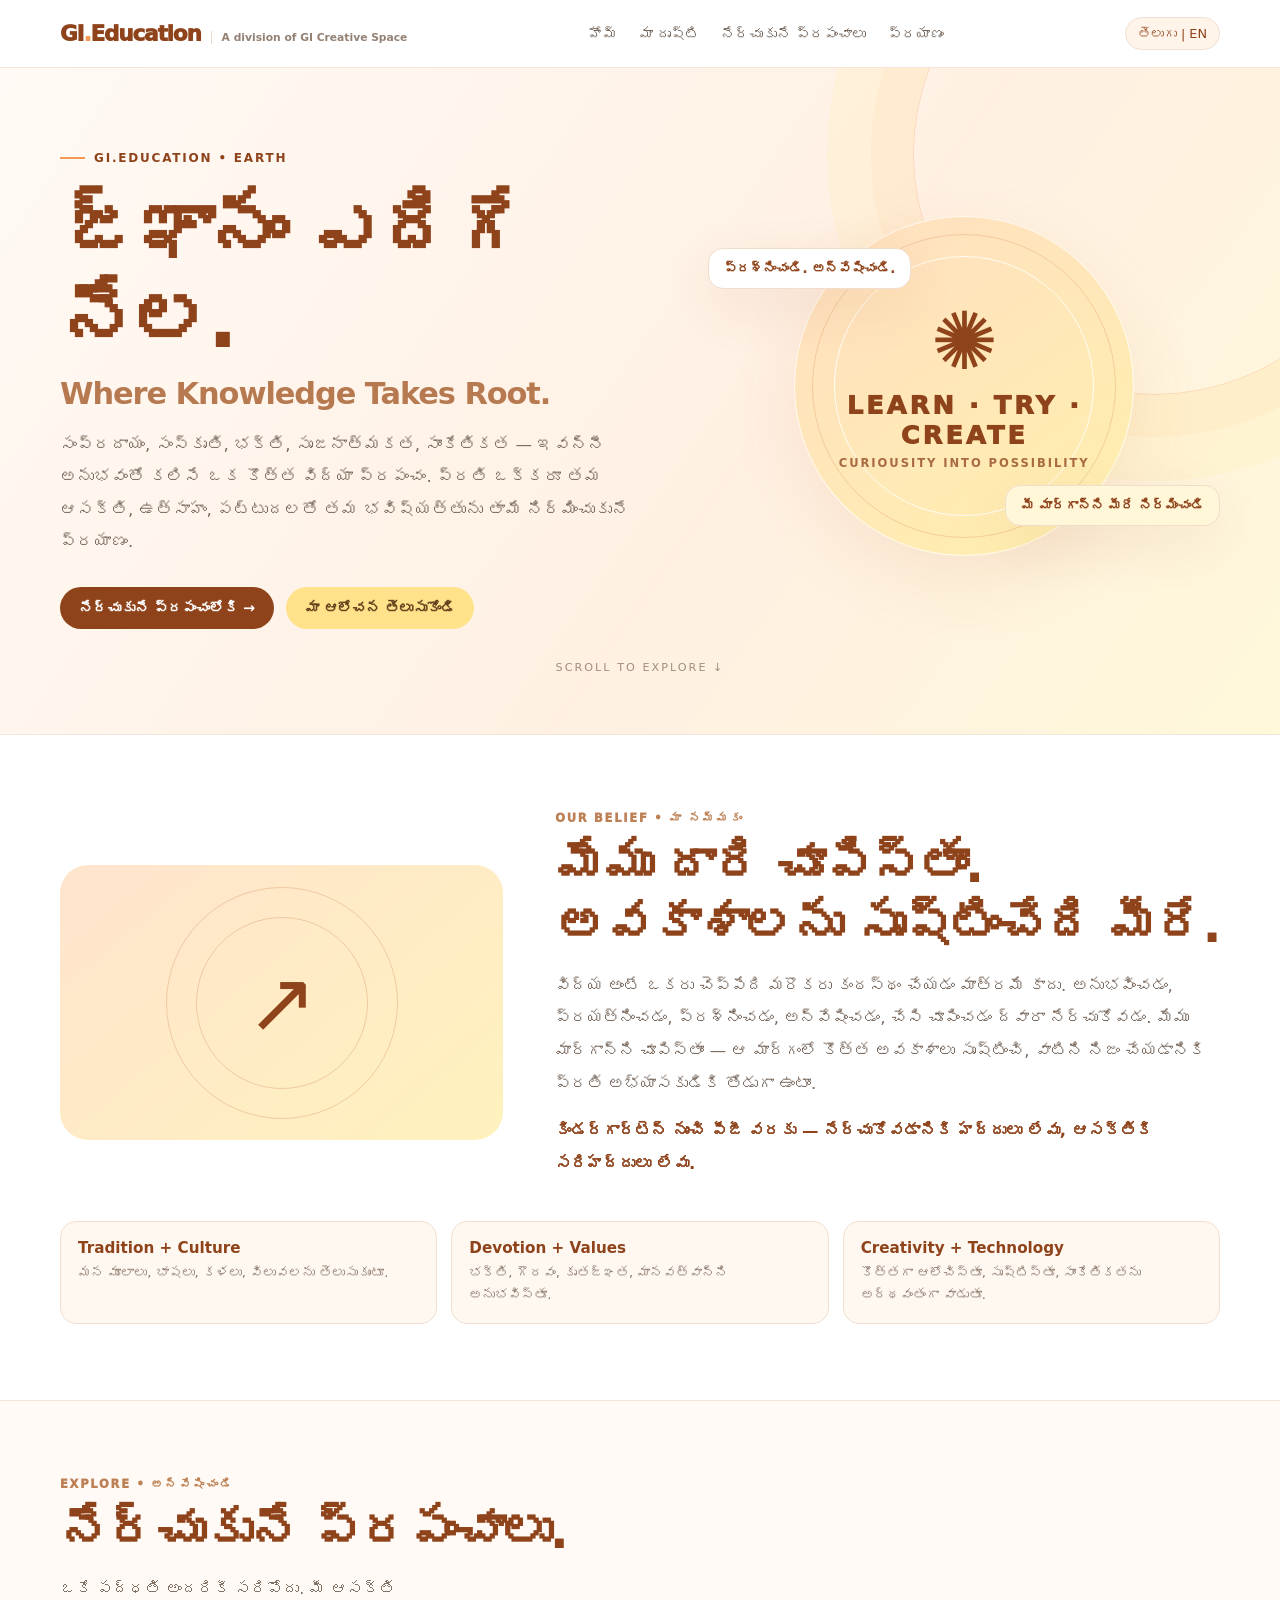
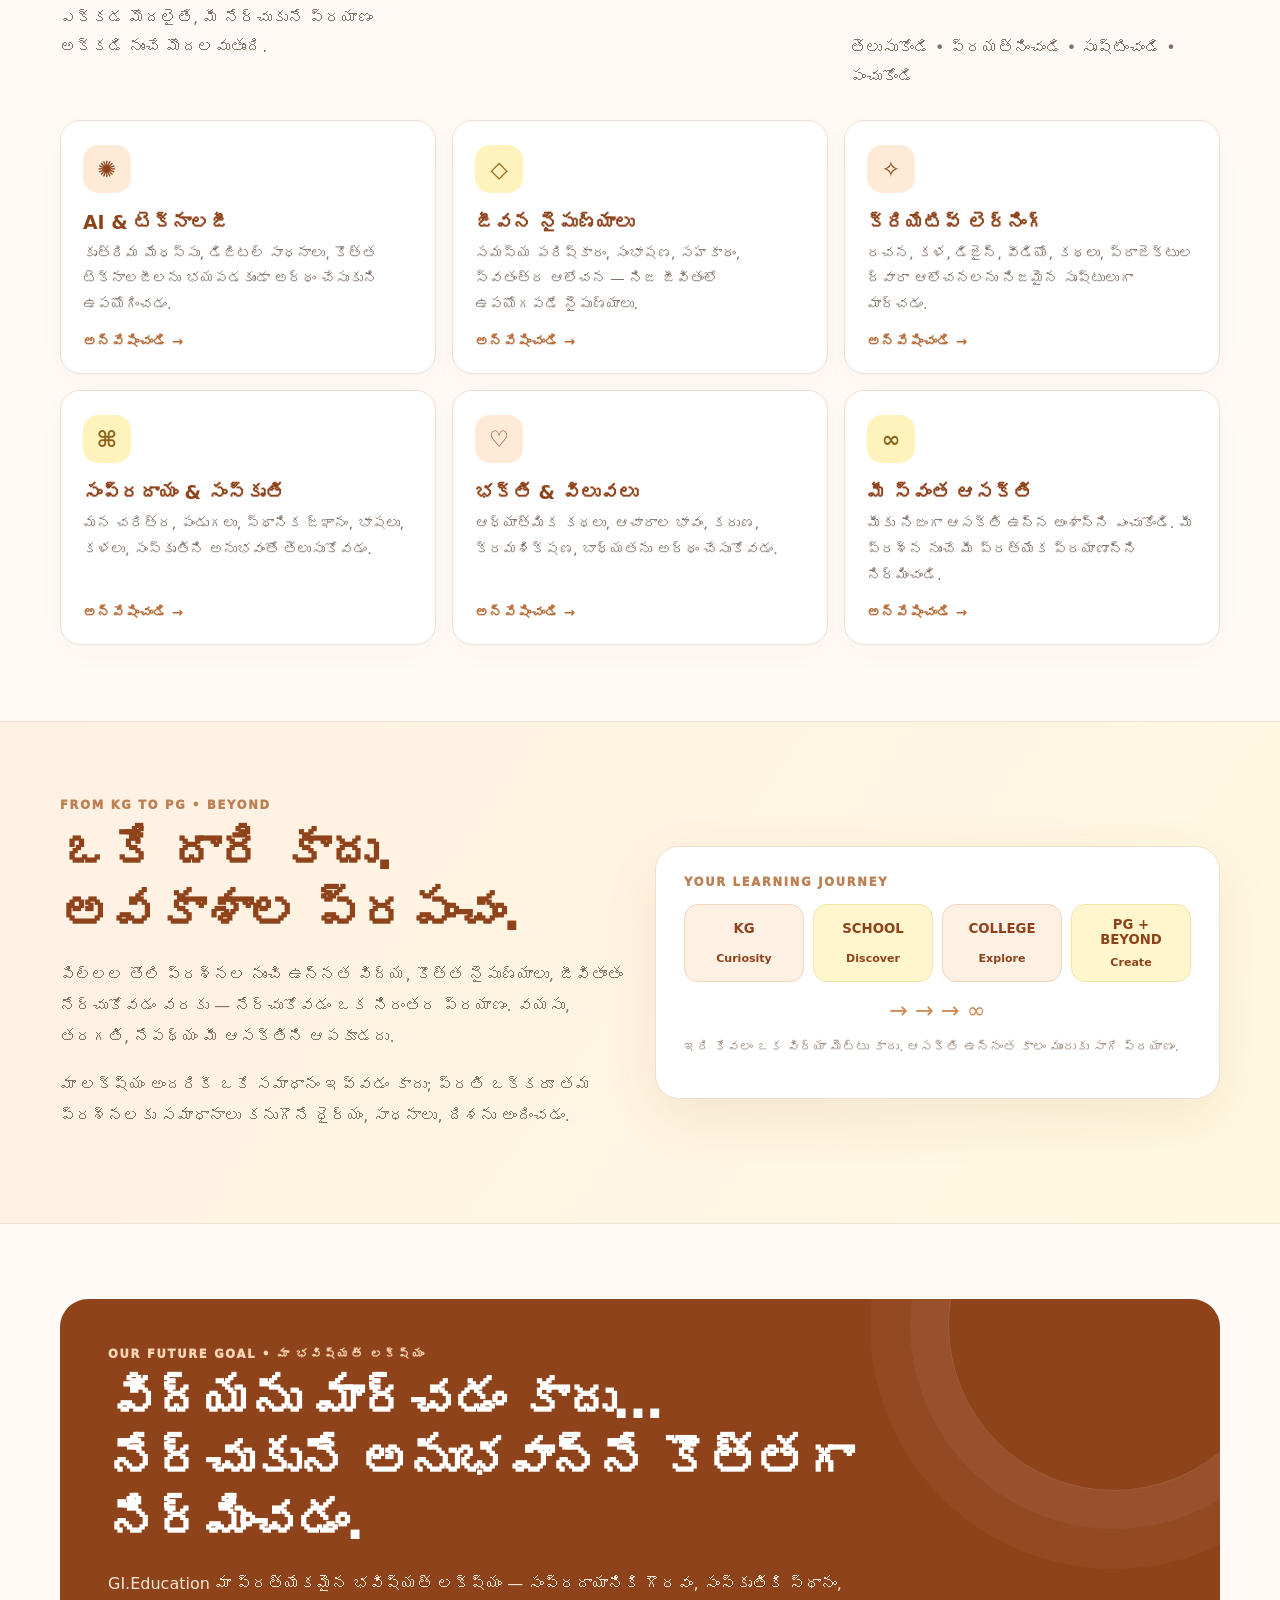
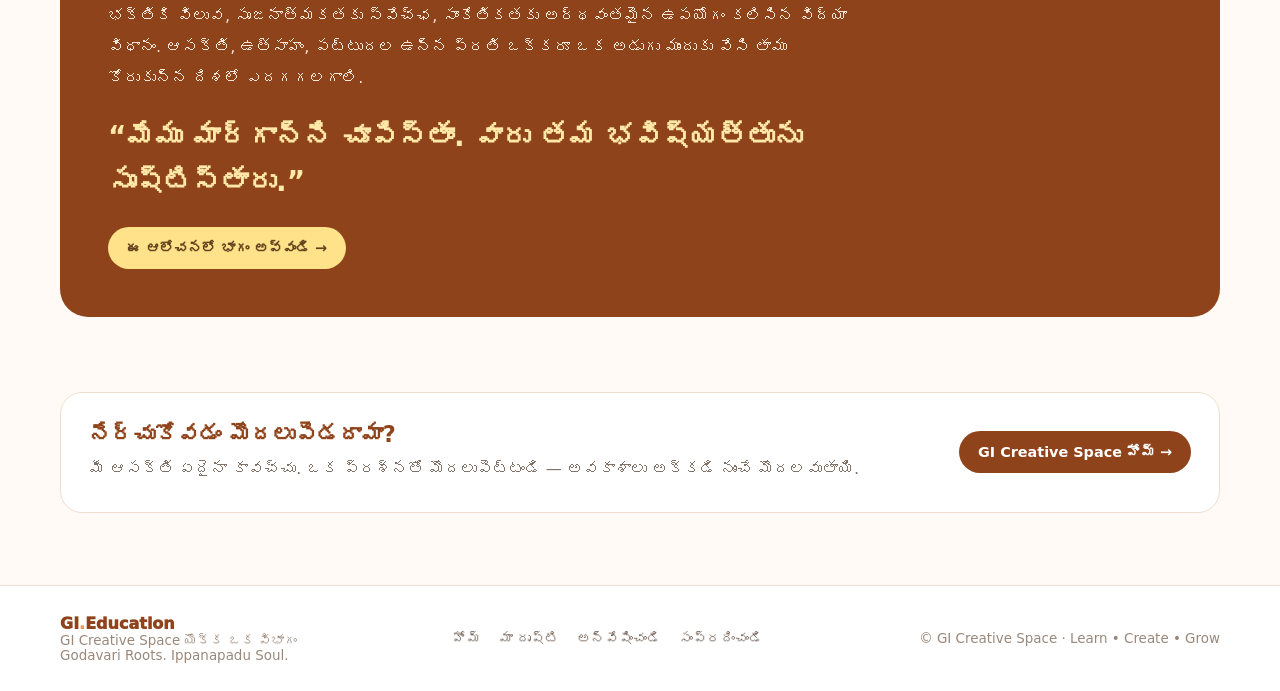
<file: worlds/gi-education/index.html>
<!DOCTYPE html>
<html lang="te">
<head>
<meta charset="UTF-8"><meta name="viewport" content="width=device-width, initial-scale=1.0">
<meta name="theme-color" content="#fff8f1">
<meta name="description" content="GI.Education — A division of GI Creative Space. Tradition, culture, devotion, creativity and technology through experience-led learning.">
<title>GI.Education | జ్ఞానం ఎదిగే నేల</title>
<style>
:root{--paper:#fffaf5;--white:#fff;--orange:#f29a55;--orange-dark:#8f431b;--orange-soft:#ffead8;--yellow:#ffe28a;--ink:#3d3028;--muted:#817268;--line:#f0dfd2;--shadow:0 18px 55px rgba(143,67,27,.09)}
*{box-sizing:border-box}html{scroll-behavior:smooth;scroll-padding-top:24px}body{margin:0;background:var(--paper);color:var(--ink);font-family:Inter,"Noto Sans Telugu","Nirmala UI",system-ui,-apple-system,BlinkMacSystemFont,"Segoe UI",sans-serif}a{color:inherit;text-decoration:none}.wrap{width:min(1160px,calc(100% - 40px));margin:auto}
.topbar{padding:17px 0;border-bottom:1px solid #f3e5d9;background:#fff;position:relative;z-index:5}.nav{display:flex;align-items:center;justify-content:space-between;gap:22px}.logo{display:flex;align-items:baseline;gap:0;font-size:1.35rem;letter-spacing:-.055em;font-weight:950;white-space:nowrap;color:var(--orange-dark)}.dot{color:var(--orange)}.logo small{font-size:.67rem;letter-spacing:0;color:#938174;font-weight:650;margin-left:10px;padding-left:10px;border-left:1px solid #ecd9ca}.navlinks{display:flex;align-items:center;gap:22px;font-size:.9rem;color:#6d5d51}.navlinks a:hover{color:var(--orange-dark)}.language{border:1px solid var(--line);border-radius:999px;background:#fff4e9;padding:8px 12px;font:inherit;font-size:.8rem;color:var(--orange-dark);cursor:pointer;white-space:nowrap}
.hero{padding:76px 0 60px;position:relative;overflow:hidden;background:linear-gradient(125deg,#fffaf5 0%,#fff0e3 58%,#fff8d9 100%)}.hero:after{content:"";position:absolute;width:480px;height:480px;border:1px solid #f29a5544;border-radius:50%;right:-115px;top:-155px;box-shadow:0 0 0 42px #f29a5510,0 0 0 86px #ffe28a20;pointer-events:none}.hero-grid{display:grid;grid-template-columns:1.08fr .92fr;gap:48px;align-items:center;position:relative;z-index:1}.kicker{display:inline-flex;align-items:center;gap:9px;font-size:.75rem;letter-spacing:.15em;font-weight:900;color:var(--orange-dark);text-transform:uppercase}.kicker:before{content:"";height:2px;width:25px;background:var(--orange)}h1{font-size:clamp(2.8rem,6.2vw,5.5rem);line-height:1.12;letter-spacing:-.065em;margin:22px 0 18px;color:var(--orange-dark);font-weight:900}h1 .english{display:block;font-size:clamp(1.25rem,2.7vw,1.9rem);letter-spacing:-.035em;color:#b77a50;font-weight:650;margin-top:12px}.hero p{max-width:660px;color:#79695d;font-size:1.04rem;line-height:1.95;margin:0}.actions{display:flex;flex-wrap:wrap;gap:12px;margin-top:28px}.btn{display:inline-flex;align-items:center;justify-content:center;gap:10px;padding:13px 19px;border-radius:999px;font-weight:850;font-size:.9rem;transition:transform .2s,box-shadow .2s}.btn:hover{transform:translateY(-2px);box-shadow:var(--shadow)}.btn.primary{background:var(--orange-dark);color:#fff}.btn.secondary{background:var(--yellow);color:#62411d}.hero-art{min-height:360px;position:relative;display:grid;place-items:center}.orbit{width:min(340px,78vw);aspect-ratio:1;border-radius:50%;background:linear-gradient(145deg,#ffdfc2,#fff0ad);display:grid;place-items:center;position:relative;box-shadow:inset 0 0 0 1px #ffffffc9,0 25px 70px #b96a321b}.orbit:before,.orbit:after{content:"";position:absolute;border:1px solid #d889554d;border-radius:50%;inset:18px}.orbit:after{inset:40px;border-color:#fffdf5}.learning-symbol{position:relative;z-index:1;text-align:center;color:var(--orange-dark)}.learning-symbol .sun{font-size:5rem;line-height:1}.learning-symbol .letters{font-size:1.6rem;letter-spacing:.12em;font-weight:950;margin-top:8px}.learning-symbol small{display:block;font-size:.72rem;letter-spacing:.17em;margin-top:6px;color:#a96a42;font-weight:850}.float{position:absolute;background:#fff;border:1px solid #f1ddcc;border-radius:15px;padding:12px 15px;box-shadow:var(--shadow);font-weight:850;color:var(--orange-dark);font-size:.84rem}.float.one{left:0;top:42px}.float.two{right:0;bottom:40px;background:#fff7d8}.scroll-cue{font-size:.7rem;letter-spacing:.18em;color:#a38e7d;text-align:center;margin-top:32px}
section.content{padding:76px 0}.overline{font-size:.72rem;letter-spacing:.15em;text-transform:uppercase;color:#bd8054;font-weight:950}.section-intro{max-width:760px;margin-bottom:30px}h2{font-size:clamp(1.9rem,4vw,3.15rem);line-height:1.2;letter-spacing:-.05em;color:var(--orange-dark);margin:10px 0 14px}.section-intro p{color:var(--muted);line-height:1.95;margin:0}.manifesto{background:#fff;border-block:1px solid #f2e6db}.manifesto-grid{display:grid;grid-template-columns:.8fr 1.2fr;gap:52px;align-items:center}.manifesto-art{min-height:275px;border-radius:28px;background:linear-gradient(140deg,#ffe4ce,#fff2bd);display:grid;place-items:center;position:relative;overflow:hidden}.manifesto-art:before,.manifesto-art:after{content:"";position:absolute;width:230px;height:230px;border:1px solid #c77b4a4d;border-radius:50%}.manifesto-art:after{width:170px;height:170px}.path-icon{position:relative;z-index:1;font-size:5.3rem;color:var(--orange-dark)}.manifesto-copy p{font-size:1.03rem;color:#78685d;line-height:2;margin:0 0 14px}.manifesto-copy strong{color:var(--orange-dark)}.principles{display:grid;grid-template-columns:repeat(3,minmax(0,1fr));gap:14px;margin-top:26px}.principle{background:#fff8f1;border:1px solid #f2dfcf;border-radius:16px;padding:17px}.principle b{display:block;color:var(--orange-dark);font-size:.95rem;margin-bottom:5px}.principle span{font-size:.82rem;color:#8b796b;line-height:1.65}
.explore-head{display:flex;justify-content:space-between;align-items:end;gap:24px;margin-bottom:28px}.explore-head p{max-width:370px;color:var(--muted);line-height:1.8;margin:0}.world-grid{display:grid;grid-template-columns:repeat(3,minmax(0,1fr));gap:16px}.world{background:#fff;border:1px solid var(--line);border-radius:20px;padding:24px 22px;min-height:220px;display:flex;flex-direction:column;box-shadow:0 8px 28px #8f431b07;transition:transform .2s,box-shadow .2s}.world:hover{transform:translateY(-4px);box-shadow:var(--shadow)}.world-icon{width:48px;height:48px;border-radius:15px;display:grid;place-items:center;background:#ffead8;color:var(--orange-dark);font-size:1.4rem;font-weight:900}.world:nth-child(even) .world-icon{background:#fff3bd;color:#8c651c}.world h3{font-size:1.18rem;margin:18px 0 8px;color:var(--orange-dark)}.world p{font-size:.9rem;line-height:1.8;color:var(--muted);margin:0 0 15px}.world a{margin-top:auto;color:#b86d39;font-size:.85rem;font-weight:900}.path-section{background:linear-gradient(125deg,#fff0e4,#fff9df);border-block:1px solid #f0e2d1}.path-grid{display:grid;grid-template-columns:1fr 1fr;gap:30px;align-items:center}.path-copy p{color:var(--muted);line-height:1.95}.path-visual{background:#fff;border:1px solid #f0dfd0;border-radius:24px;padding:28px;box-shadow:var(--shadow)}.steps{display:grid;grid-template-columns:repeat(4,1fr);gap:9px;align-items:center;margin:15px 0}.step{min-height:78px;border-radius:14px;background:#fff0e4;border:1px solid #f2d5bd;display:grid;place-items:center;text-align:center;color:var(--orange-dark);font-weight:900;font-size:.83rem;padding:8px}.step:nth-child(even){background:#fff6cd;border-color:#f0e4a7}.arrowline{text-align:center;color:#d18a50;font-size:1.4rem}.path-note{font-size:.8rem;color:#998576;line-height:1.7}.future{padding:75px 0}.future-panel{background:var(--orange-dark);border-radius:28px;padding:48px;position:relative;overflow:hidden;color:white}.future-panel:after{content:"";position:absolute;width:330px;height:330px;border:1px solid #ffffff24;border-radius:50%;right:-60px;top:-140px;box-shadow:0 0 0 38px #ffffff0b,0 0 0 78px #ffffff08}.future-panel h2{color:#fff;max-width:800px}.future-panel p{max-width:760px;color:#f8e5d8;line-height:1.95}.future-panel .btn{position:relative;z-index:1}.future-quote{font-size:clamp(1.2rem,2.5vw,1.75rem);font-weight:850;line-height:1.6;color:#ffe8a8;max-width:780px;margin:22px 0}.contact-strip{padding:0 0 72px}.contact-card{border:1px solid #f0dfd0;background:#fff;border-radius:22px;padding:28px;display:flex;align-items:center;justify-content:space-between;gap:24px}.contact-card p{margin:0;color:var(--muted);line-height:1.8}.contact-card h3{margin:0 0 8px;color:var(--orange-dark);font-size:1.4rem}footer{padding:28px 0;background:#fff;border-top:1px solid var(--line)}.footer-row{display:flex;justify-content:space-between;gap:20px;align-items:center;flex-wrap:wrap}.footer-brand{font-weight:950;color:var(--orange-dark)}.footer-brand span{color:var(--orange)}.footer-tag{font-size:.84rem;color:#9a887a}.footer-links{display:flex;gap:18px;flex-wrap:wrap;font-size:.86rem;color:#756458}.footer-links a:hover{color:var(--orange-dark)}
@media(max-width:900px){.hero-grid,.manifesto-grid,.path-grid{grid-template-columns:1fr;gap:30px}.hero-art{min-height:300px}.world-grid{grid-template-columns:repeat(2,minmax(0,1fr))}.explore-head{align-items:start;flex-direction:column}}@media(max-width:600px){.wrap{width:min(100% - 28px,1160px)}.topbar{padding:13px 0}.logo{font-size:1.2rem;flex-wrap:wrap}.logo small{font-size:.61rem;margin-left:7px;padding-left:7px}.nav{gap:10px;flex-wrap:wrap}.navlinks{gap:12px;font-size:.81rem;flex-wrap:wrap}.language{margin-left:auto}.hero{padding:52px 0 42px}.hero-art{min-height:260px}.orbit{width:250px}.float.one{left:-3px;top:25px}.float.two{right:-3px;bottom:20px}.learning-symbol .sun{font-size:4rem}section.content{padding:54px 0}.world-grid{grid-template-columns:1fr}.principles{grid-template-columns:1fr}.manifesto-art{min-height:210px}.future-panel{padding:30px 23px}.contact-card{align-items:flex-start;flex-direction:column}.steps{grid-template-columns:repeat(2,1fr)}.path-visual{padding:20px}}
</style></head>
<body>
<header id="top"><div class="topbar"><div class="wrap"><nav class="nav">
<a class="logo" href="#top" aria-label="GI.Education home">GI<span class="dot">.</span>Education<small>A division of GI Creative Space</small></a>
<div class="navlinks"><a href="https://gicreativespace.github.io/gi/index.html" data-te="హోమ్" data-en="Home">హోమ్</a><a href="#vision" data-te="మా దృష్టి" data-en="Our Vision">మా దృష్టి</a><a href="#explore" data-te="నేర్చుకునే ప్రపంచాలు" data-en="Explore">నేర్చుకునే ప్రపంచాలు</a><a href="#path" data-te="ప్రయాణం" data-en="Learning Path">ప్రయాణం</a></div>
<button class="language" id="languageToggle" type="button" aria-label="Switch language">తెలుగు | EN</button></nav></div></div>
<section class="hero"><div class="wrap"><div class="hero-grid"><div>
<div class="kicker">GI.EDUCATION • EARTH</div>
<h1><span data-te="జ్ఞానం ఎదిగే నేల." data-en="A Ground for Growing Minds.">జ్ఞానం ఎదిగే నేల.</span><span class="english" data-te="Where Knowledge Takes Root." data-en="Where Knowledge Takes Root.">Where Knowledge Takes Root.</span></h1>
<p data-te="సంప్రదాయం, సంస్కృతి, భక్తి, సృజనాత్మకత, సాంకేతికత — ఇవన్నీ అనుభవంతో కలిసే ఒక కొత్త విద్యా ప్రపంచం. ప్రతి ఒక్కరూ తమ ఆసక్తి, ఉత్సాహం, పట్టుదలతో తమ భవిష్యత్తును తామే నిర్మించుకునే ప్రయాణం." data-en="A new world of learning where tradition, culture, devotion, creativity and technology meet through experience. A journey where every learner can build their own future with curiosity, passion and persistence.">సంప్రదాయం, సంస్కృతి, భక్తి, సృజనాత్మకత, సాంకేతికత — ఇవన్నీ అనుభవంతో కలిసే ఒక కొత్త విద్యా ప్రపంచం. ప్రతి ఒక్కరూ తమ ఆసక్తి, ఉత్సాహం, పట్టుదలతో తమ భవిష్యత్తును తామే నిర్మించుకునే ప్రయాణం.</p>
<div class="actions"><a class="btn primary" href="#explore" data-te="నేర్చుకునే ప్రపంచంలోకి →" data-en="Explore Learning →">నేర్చుకునే ప్రపంచంలోకి →</a><a class="btn secondary" href="#vision" data-te="మా ఆలోచన తెలుసుకోండి" data-en="Discover Our Vision">మా ఆలోచన తెలుసుకోండి</a></div>
</div><div class="hero-art" aria-label="Learning grows from curiosity and experience"><div class="orbit"><div class="learning-symbol"><div class="sun">✺</div><div class="letters">LEARN · TRY · CREATE</div><small>CURIOUSITY INTO POSSIBILITY</small></div></div><div class="float one" data-te="ప్రశ్నించండి. అన్వేషించండి." data-en="Ask. Explore.">ప్రశ్నించండి. అన్వేషించండి.</div><div class="float two" data-te="మీ మార్గాన్ని మీరే నిర్మించండి" data-en="Create Your Own Path">మీ మార్గాన్ని మీరే నిర్మించండి</div></div></div><div class="scroll-cue">SCROLL TO EXPLORE ↓</div></div></section></header>
<section class="content manifesto" id="vision"><div class="wrap"><div class="manifesto-grid"><div class="manifesto-art"><div class="path-icon">↗</div></div><div class="manifesto-copy"><div class="overline">OUR BELIEF • మా నమ్మకం</div><h2 data-te="మేము దారి చూపిస్తాం. అవకాశాలను సృష్టించేది మీరే." data-en="We show the way. You create the possibilities.">మేము దారి చూపిస్తాం. అవకాశాలను సృష్టించేది మీరే.</h2><p data-te="విద్య అంటే ఒకరు చెప్పేది మరొకరు కంఠస్థం చేయడం మాత్రమే కాదు. అనుభవించడం, ప్రయత్నించడం, ప్రశ్నించడం, అన్వేషించడం, చేసి చూపించడం ద్వారా నేర్చుకోవడం. మేము మార్గాన్ని చూపిస్తాం — ఆ మార్గంలో కొత్త అవకాశాలు సృష్టించి, వాటిని నిజం చేయడానికి ప్రతి అభ్యాసకుడికి తోడుగా ఉంటాం." data-en="Education is not simply one person speaking while another memorizes. It is learning through experience, experimentation, questions, exploration and making things real. We show the route—and support each learner as they discover possibilities and bring them to life.">విద్య అంటే ఒకరు చెప్పేది మరొకరు కంఠస్థం చేయడం మాత్రమే కాదు. అనుభవించడం, ప్రయత్నించడం, ప్రశ్నించడం, అన్వేషించడం, చేసి చూపించడం ద్వారా నేర్చుకోవడం. మేము మార్గాన్ని చూపిస్తాం — ఆ మార్గంలో కొత్త అవకాశాలు సృష్టించి, వాటిని నిజం చేయడానికి ప్రతి అభ్యాసకుడికి తోడుగా ఉంటాం.</p><p data-te="కిండర్‌గార్టెన్‌ నుంచి పీజీ వరకు — నేర్చుకోవడానికి హద్దులు లేవు, ఆసక్తికి సరిహద్దులు లేవు." data-en="From KG to PG—learning has no limits, and curiosity has no boundaries."><strong>కిండర్‌గార్టెన్‌ నుంచి పీజీ వరకు — నేర్చుకోవడానికి హద్దులు లేవు, ఆసక్తికి సరిహద్దులు లేవు.</strong></p></div></div>
<div class="principles"><div class="principle"><b>Tradition + Culture</b><span data-te="మన మూలాలు, భాషలు, కళలు, విలువలను తెలుసుకుంటూ." data-en="Learning from our roots, languages, arts and values.">మన మూలాలు, భాషలు, కళలు, విలువలను తెలుసుకుంటూ.</span></div><div class="principle"><b>Devotion + Values</b><span data-te="భక్తి, గౌరవం, కృతజ్ఞత, మానవత్వాన్ని అనుభవిస్తూ." data-en="Experiencing devotion, respect, gratitude and humanity.">భక్తి, గౌరవం, కృతజ్ఞత, మానవత్వాన్ని అనుభవిస్తూ.</span></div><div class="principle"><b>Creativity + Technology</b><span data-te="కొత్తగా ఆలోచిస్తూ, సృష్టిస్తూ, సాంకేతికతను అర్థవంతంగా వాడుతూ." data-en="Thinking differently, creating boldly and using technology meaningfully.">కొత్తగా ఆలోచిస్తూ, సృష్టిస్తూ, సాంకేతికతను అర్థవంతంగా వాడుతూ.</span></div></div></div></section>
<section class="content" id="explore"><div class="wrap"><div class="explore-head"><div class="section-intro"><div class="overline">EXPLORE • అన్వేషించండి</div><h2 data-te="నేర్చుకునే ప్రపంచాలు." data-en="Worlds Waiting to Be Explored.">నేర్చుకునే ప్రపంచాలు.</h2><p data-te="ఒకే పద్ధతి అందరికీ సరిపోదు. మీ ఆసక్తి ఎక్కడ మొదలైతే, మీ నేర్చుకునే ప్రయాణం అక్కడి నుంచే మొదలవుతుంది." data-en="One method does not fit everyone. Wherever your interest begins, your learning journey can begin there.">ఒకే పద్ధతి అందరికీ సరిపోదు. మీ ఆసక్తి ఎక్కడ మొదలైతే, మీ నేర్చుకునే ప్రయాణం అక్కడి నుంచే మొదలవుతుంది.</p></div><p data-te="తెలుసుకోండి • ప్రయత్నించండి • సృష్టించండి • పంచుకోండి" data-en="Discover • Experiment • Create • Share">తెలుసుకోండి • ప్రయత్నించండి • సృష్టించండి • పంచుకోండి</p></div>
<div class="world-grid">
<article class="world"><div class="world-icon">✺</div><h3 data-te="AI & టెక్నాలజీ" data-en="AI & Technology">AI & టెక్నాలజీ</h3><p data-te="కృత్రిమ మేధస్సు, డిజిటల్ సాధనాలు, కొత్త టెక్నాలజీలను భయపడకుండా అర్థం చేసుకుని ఉపయోగించడం." data-en="Understand and use artificial intelligence, digital tools and emerging technologies with confidence.">కృత్రిమ మేధస్సు, డిజిటల్ సాధనాలు, కొత్త టెక్నాలజీలను భయపడకుండా అర్థం చేసుకుని ఉపయోగించడం.</p><a href="#path" data-te="అన్వేషించండి →" data-en="Explore →">అన్వేషించండి →</a></article>
<article class="world"><div class="world-icon">◇</div><h3 data-te="జీవన నైపుణ్యాలు" data-en="Life Skills">జీవన నైపుణ్యాలు</h3><p data-te="సమస్య పరిష్కారం, సంభాషణ, సహకారం, స్వతంత్ర ఆలోచన — నిజ జీవితంలో ఉపయోగపడే నైపుణ్యాలు." data-en="Problem-solving, communication, collaboration and independent thinking for real life.">సమస్య పరిష్కారం, సంభాషణ, సహకారం, స్వతంత్ర ఆలోచన — నిజ జీవితంలో ఉపయోగపడే నైపుణ్యాలు.</p><a href="#path" data-te="అన్వేషించండి →" data-en="Explore →">అన్వేషించండి →</a></article>
<article class="world"><div class="world-icon">✧</div><h3 data-te="క్రియేటివ్ లెర్నింగ్" data-en="Creative Learning">క్రియేటివ్ లెర్నింగ్</h3><p data-te="రచన, కళ, డిజైన్, వీడియో, కథలు, ప్రాజెక్టుల ద్వారా ఆలోచనలను నిజమైన సృష్టులుగా మార్చడం." data-en="Turn ideas into real creations through writing, art, design, video, storytelling and projects.">రచన, కళ, డిజైన్, వీడియో, కథలు, ప్రాజెక్టుల ద్వారా ఆలోచనలను నిజమైన సృష్టులుగా మార్చడం.</p><a href="#path" data-te="అన్వేషించండి →" data-en="Explore →">అన్వేషించండి →</a></article>
<article class="world"><div class="world-icon">⌘</div><h3 data-te="సంప్రదాయం & సంస్కృతి" data-en="Tradition & Culture">సంప్రదాయం & సంస్కృతి</h3><p data-te="మన చరిత్ర, పండుగలు, స్థానిక జ్ఞానం, భాషలు, కళలు, సంస్కృతిని అనుభవంతో తెలుసుకోవడం." data-en="Explore our history, festivals, local wisdom, languages, arts and culture through experience.">మన చరిత్ర, పండుగలు, స్థానిక జ్ఞానం, భాషలు, కళలు, సంస్కృతిని అనుభవంతో తెలుసుకోవడం.</p><a href="#path" data-te="అన్వేషించండి →" data-en="Explore →">అన్వేషించండి →</a></article>
<article class="world"><div class="world-icon">♡</div><h3 data-te="భక్తి & విలువలు" data-en="Devotion & Values">భక్తి & విలువలు</h3><p data-te="ఆధ్యాత్మిక కథలు, ఆచారాల భావం, కరుణ, క్రమశిక్షణ, బాధ్యతను అర్థం చేసుకోవడం." data-en="Understand spiritual stories, the meaning behind traditions, compassion, discipline and responsibility.">ఆధ్యాత్మిక కథలు, ఆచారాల భావం, కరుణ, క్రమశిక్షణ, బాధ్యతను అర్థం చేసుకోవడం.</p><a href="#path" data-te="అన్వేషించండి →" data-en="Explore →">అన్వేషించండి →</a></article>
<article class="world"><div class="world-icon">∞</div><h3 data-te="మీ స్వంత ఆసక్తి" data-en="Your Own Curiosity">మీ స్వంత ఆసక్తి</h3><p data-te="మీకు నిజంగా ఆసక్తి ఉన్న అంశాన్ని ఎంచుకోండి. మీ ప్రశ్న నుంచే మీ ప్రత్యేక ప్రయాణాన్ని నిర్మించండి." data-en="Choose what genuinely interests you and build a unique learning journey from your own questions.">మీకు నిజంగా ఆసక్తి ఉన్న అంశాన్ని ఎంచుకోండి. మీ ప్రశ్న నుంచే మీ ప్రత్యేక ప్రయాణాన్ని నిర్మించండి.</p><a href="#path" data-te="అన్వేషించండి →" data-en="Explore →">అన్వేషించండి →</a></article>
</div></div></section>
<section class="content path-section" id="path"><div class="wrap"><div class="path-grid"><div class="path-copy"><div class="overline">FROM KG TO PG • BEYOND</div><h2 data-te="ఒకే దారి కాదు. అవకాశాల ప్రపంచం." data-en="Not One Track. A World of Possibilities.">ఒకే దారి కాదు. అవకాశాల ప్రపంచం.</h2><p data-te="పిల్లల తొలి ప్రశ్నల నుంచి ఉన్నత విద్య, కొత్త నైపుణ్యాలు, జీవితాంతం నేర్చుకోవడం వరకు — నేర్చుకోవడం ఒక నిరంతర ప్రయాణం. వయసు, తరగతి, నేపథ్యం మీ ఆసక్తిని ఆపకూడదు." data-en="From a child’s first questions to higher education, new skills and lifelong learning, education is an ongoing journey. Age, grade or background should not put a ceiling on curiosity.">పిల్లల తొలి ప్రశ్నల నుంచి ఉన్నత విద్య, కొత్త నైపుణ్యాలు, జీవితాంతం నేర్చుకోవడం వరకు — నేర్చుకోవడం ఒక నిరంతర ప్రయాణం. వయసు, తరగతి, నేపథ్యం మీ ఆసక్తిని ఆపకూడదు.</p><p data-te="మా లక్ష్యం అందరికీ ఒకే సమాధానం ఇవ్వడం కాదు; ప్రతి ఒక్కరూ తమ ప్రశ్నలకు సమాధానాలు కనుగొనే ధైర్యం, సాధనాలు, దిశను అందించడం." data-en="Our goal is not to give everyone the same answers, but to offer the confidence, tools and direction to find their own answers.">మా లక్ష్యం అందరికీ ఒకే సమాధానం ఇవ్వడం కాదు; ప్రతి ఒక్కరూ తమ ప్రశ్నలకు సమాధానాలు కనుగొనే ధైర్యం, సాధనాలు, దిశను అందించడం.</p></div><div class="path-visual"><div class="overline">YOUR LEARNING JOURNEY</div><div class="steps"><div class="step">KG<br><small>Curiosity</small></div><div class="step">SCHOOL<br><small>Discover</small></div><div class="step">COLLEGE<br><small>Explore</small></div><div class="step">PG + BEYOND<br><small>Create</small></div></div><div class="arrowline">→ → → ∞</div><p class="path-note" data-te="ఇది కేవలం ఒక విద్యా మెట్టు కాదు. ఆసక్తి ఉన్నంత కాలం ముందుకు సాగే ప్రయాణం." data-en="This is not just a ladder of qualifications. It is a journey that continues for as long as curiosity lives.">ఇది కేవలం ఒక విద్యా మెట్టు కాదు. ఆసక్తి ఉన్నంత కాలం ముందుకు సాగే ప్రయాణం.</p></div></div></div></section>
<section class="future"><div class="wrap"><div class="future-panel"><div class="overline" style="color:#ffd7b6">OUR FUTURE GOAL • మా భవిష్యత్ లక్ష్యం</div><h2 data-te="విద్యను మార్చడం కాదు… నేర్చుకునే అనుభవాన్నే కొత్తగా నిర్మించడం." data-en="Not just changing education. Reimagining the experience of learning.">విద్యను మార్చడం కాదు… నేర్చుకునే అనుభవాన్నే కొత్తగా నిర్మించడం.</h2><p data-te="GI.Education మా ప్రత్యేకమైన భవిష్యత్ లక్ష్యం — సంప్రదాయానికి గౌరవం, సంస్కృతికి స్థానం, భక్తికి విలువ, సృజనాత్మకతకు స్వేచ్ఛ, సాంకేతికతకు అర్థవంతమైన ఉపయోగం కలిసిన విద్యా విధానం. ఆసక్తి, ఉత్సాహం, పట్టుదల ఉన్న ప్రతి ఒక్కరూ ఒక అడుగు ముందుకు వేసి తాము కోరుకున్న దిశలో ఎదగగలగాలి." data-en="GI.Education is our special long-term vision: a learning system that respects tradition, values culture and devotion, gives creativity room to grow and uses technology with purpose. Everyone with curiosity, passion and commitment should be able to take a step forward and grow toward what they want to achieve.">GI.Education మా ప్రత్యేకమైన భవిష్యత్ లక్ష్యం — సంప్రదాయానికి గౌరవం, సంస్కృతికి స్థానం, భక్తికి విలువ, సృజనాత్మకతకు స్వేచ్ఛ, సాంకేతికతకు అర్థవంతమైన ఉపయోగం కలిసిన విద్యా విధానం. ఆసక్తి, ఉత్సాహం, పట్టుదల ఉన్న ప్రతి ఒక్కరూ ఒక అడుగు ముందుకు వేసి తాము కోరుకున్న దిశలో ఎదగగలగాలి.</p><div class="future-quote" data-te="“మేము మార్గాన్ని చూపిస్తాం. వారు తమ భవిష్యత్తును సృష్టిస్తారు.”" data-en="“We show the way. They create the future.”">“మేము మార్గాన్ని చూపిస్తాం. వారు తమ భవిష్యత్తును సృష్టిస్తారు.”</div><a class="btn secondary" href="#contact" data-te="ఈ ఆలోచనలో భాగం అవ్వండి →" data-en="Be Part of the Vision →">ఈ ఆలోచనలో భాగం అవ్వండి →</a></div></div></section>
<section class="contact-strip" id="contact"><div class="wrap"><div class="contact-card"><div><h3 data-te="నేర్చుకోవడం మొదలుపెడదామా?" data-en="Shall We Begin Learning?">నేర్చుకోవడం మొదలుపెడదామా?</h3><p data-te="మీ ఆసక్తి ఏదైనా కావచ్చు. ఒక ప్రశ్నతో మొదలుపెట్టండి — అవకాశాలు అక్కడి నుంచే మొదలవుతాయి." data-en="Whatever your interest may be, start with one question. Possibilities begin there.">మీ ఆసక్తి ఏదైనా కావచ్చు. ఒక ప్రశ్నతో మొదలుపెట్టండి — అవకాశాలు అక్కడి నుంచే మొదలవుతాయి.</p></div><a class="btn primary" href="https://gicreativespace.github.io/gi/index.html" data-te="GI Creative Space హోమ్ →" data-en="GI Creative Space Home →">GI Creative Space హోమ్ →</a></div></div></section>
<footer><div class="wrap"><div class="footer-row"><div><div class="footer-brand">GI<span>.</span>Education</div><div class="footer-tag" data-te="GI Creative Space యొక్క ఒక విభాగం" data-en="A division of GI Creative Space">GI Creative Space యొక్క ఒక విభాగం</div><div class="footer-tag">Godavari Roots. Ippanapadu Soul.</div></div><div class="footer-links"><a href="https://gicreativespace.github.io/gi/index.html" data-te="హోమ్" data-en="Home">హోమ్</a><a href="#vision" data-te="మా దృష్టి" data-en="Our Vision">మా దృష్టి</a><a href="#explore" data-te="అన్వేషించండి" data-en="Explore">అన్వేషించండి</a><a href="#contact" data-te="సంప్రదించండి" data-en="Contact">సంప్రదించండి</a></div><div class="footer-tag">© GI Creative Space · Learn • Create • Grow</div></div></div></footer>
<script>
const toggle=document.getElementById('languageToggle');let lang='te';toggle.addEventListener('click',()=>{lang=lang==='te'?'en':'te';document.documentElement.lang=lang;document.querySelectorAll('[data-te][data-en]').forEach(el=>{el.textContent=el.getAttribute('data-'+lang)});toggle.textContent=lang==='te'?'తెలుగు | EN':'EN | తెలుగు';});
</script></body></html>
</file>
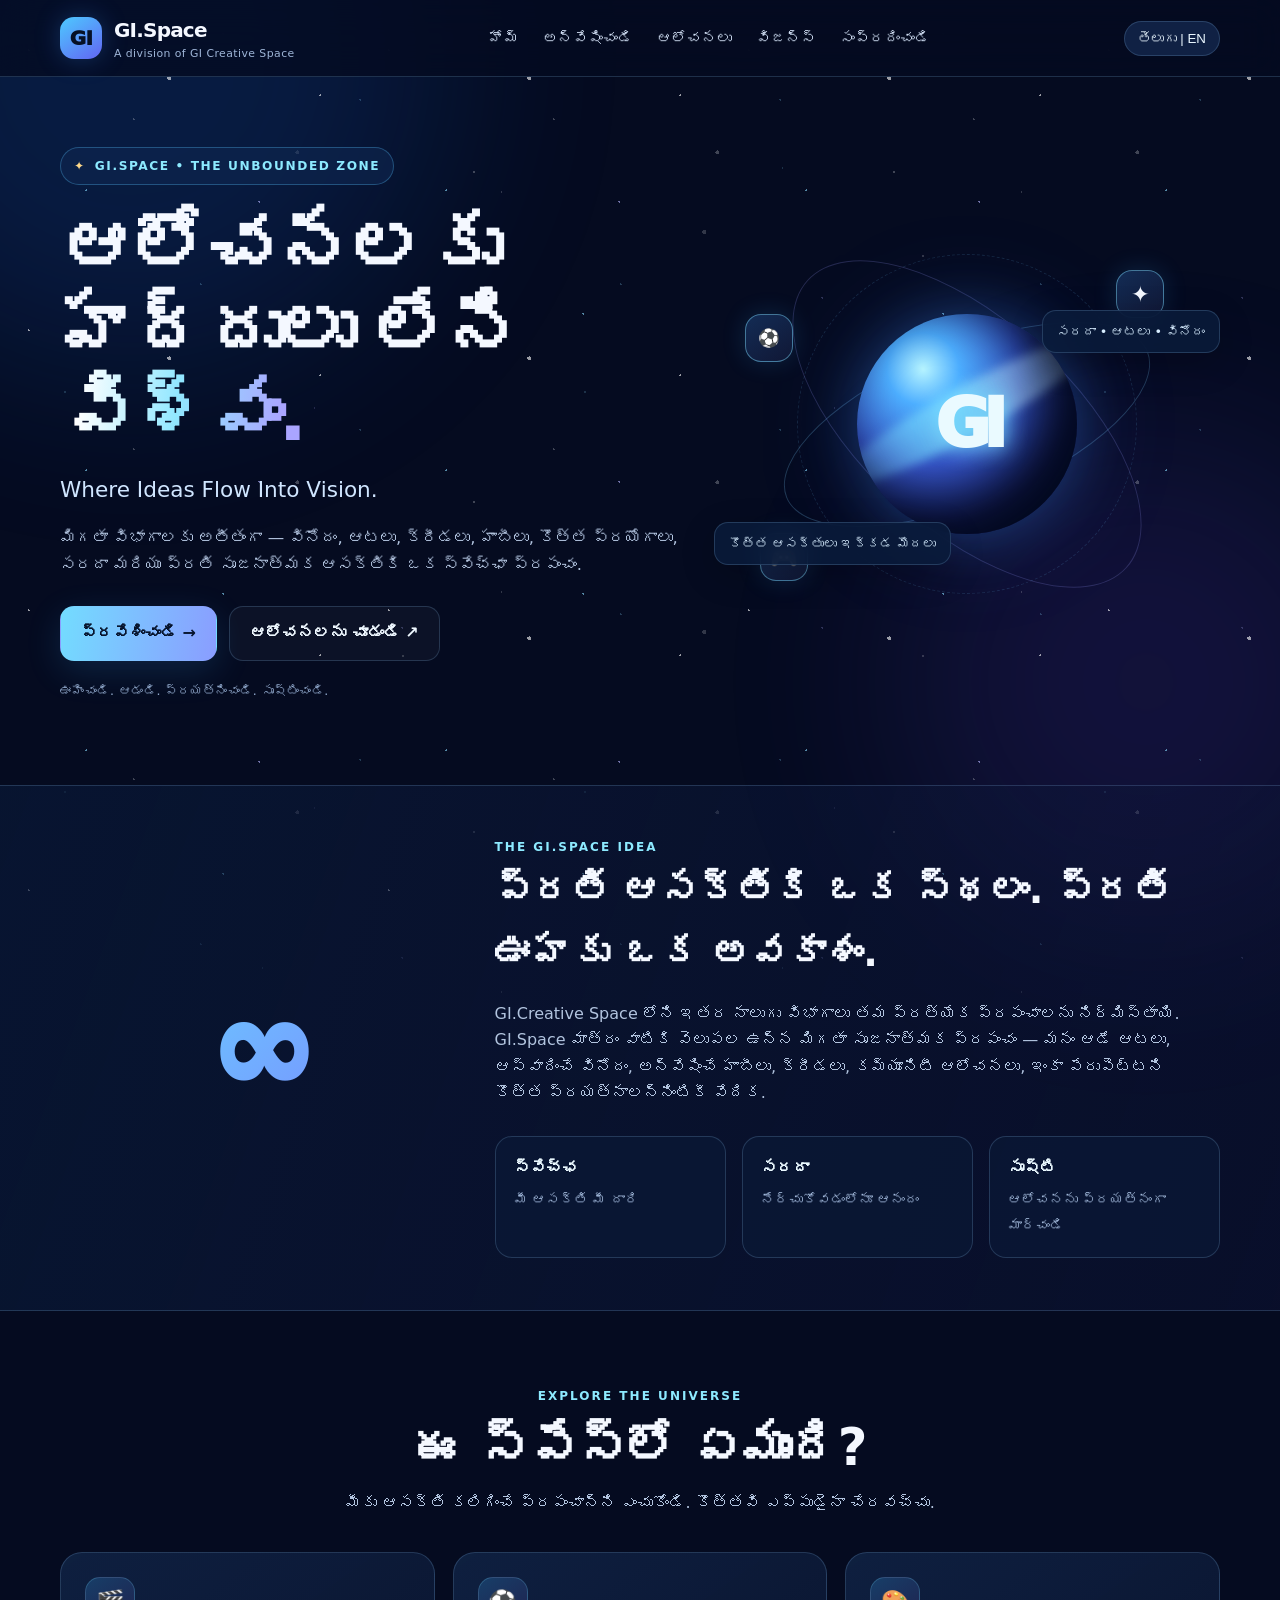
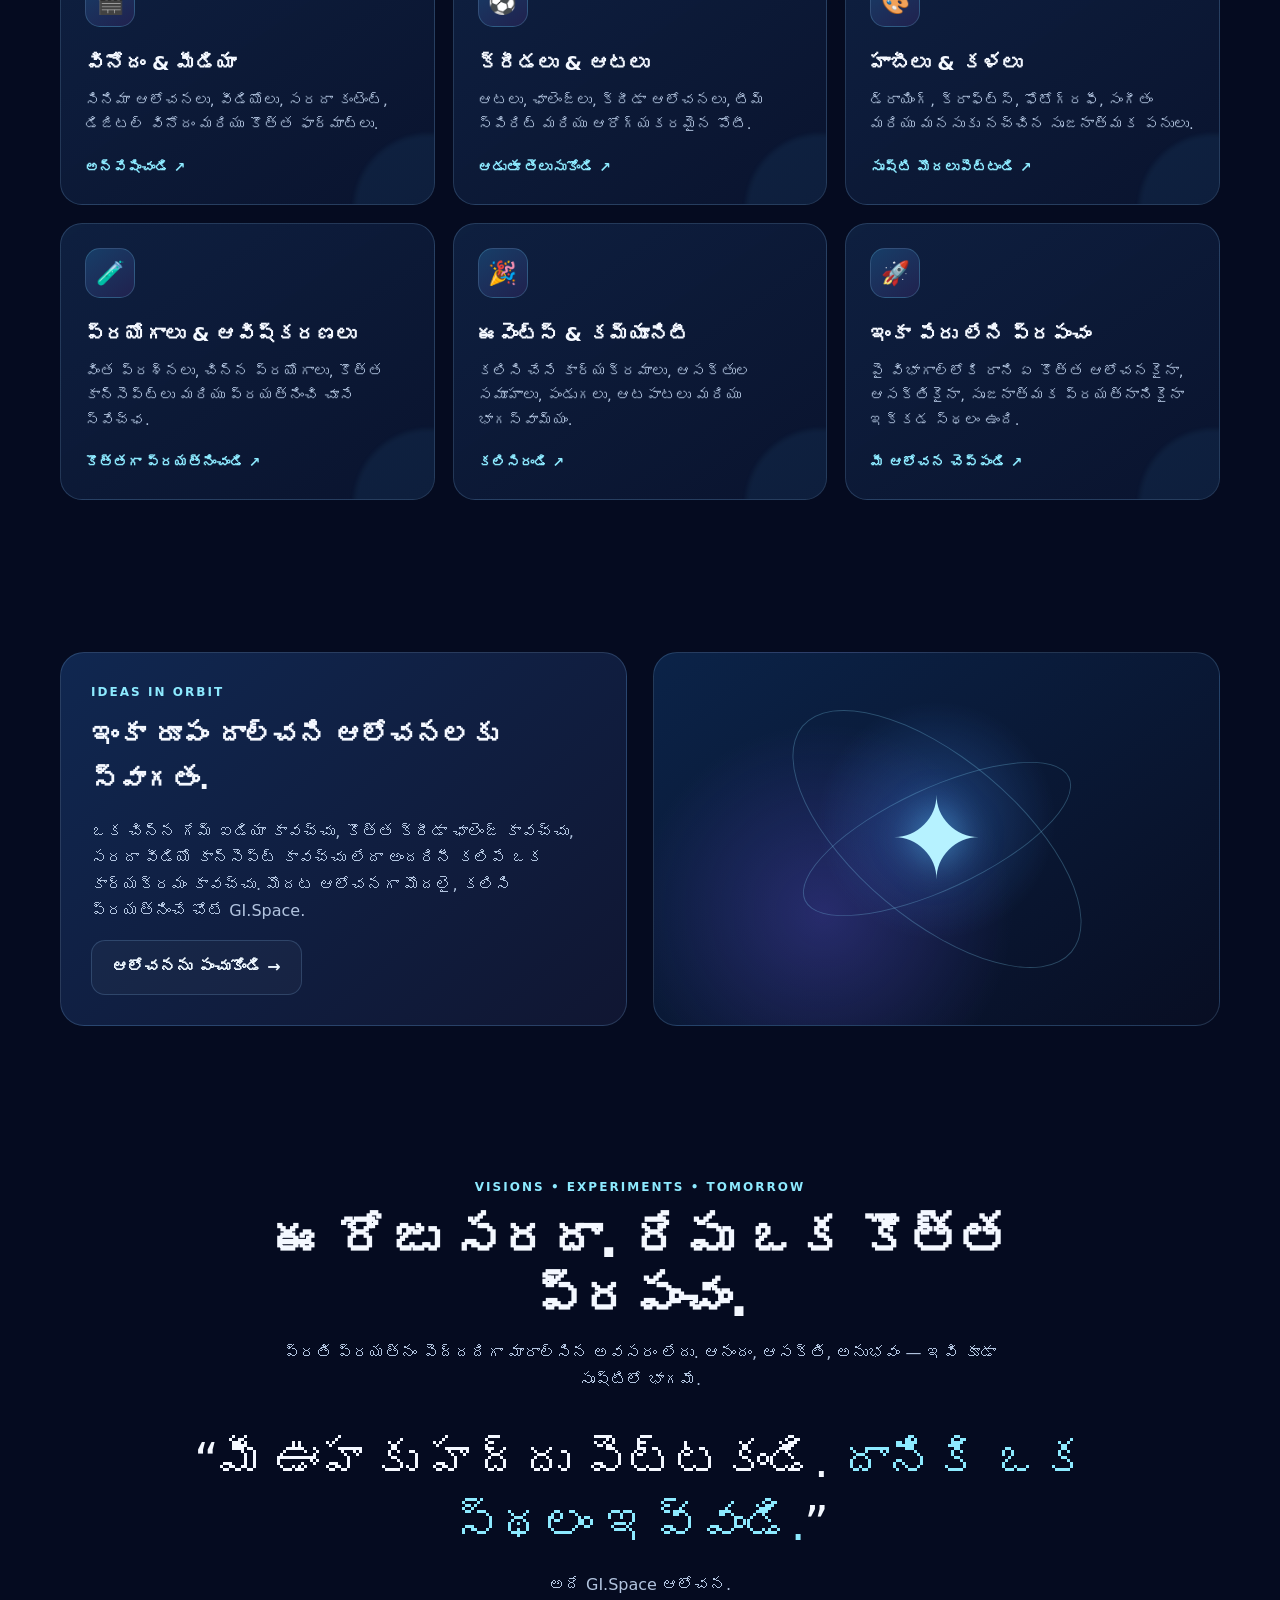
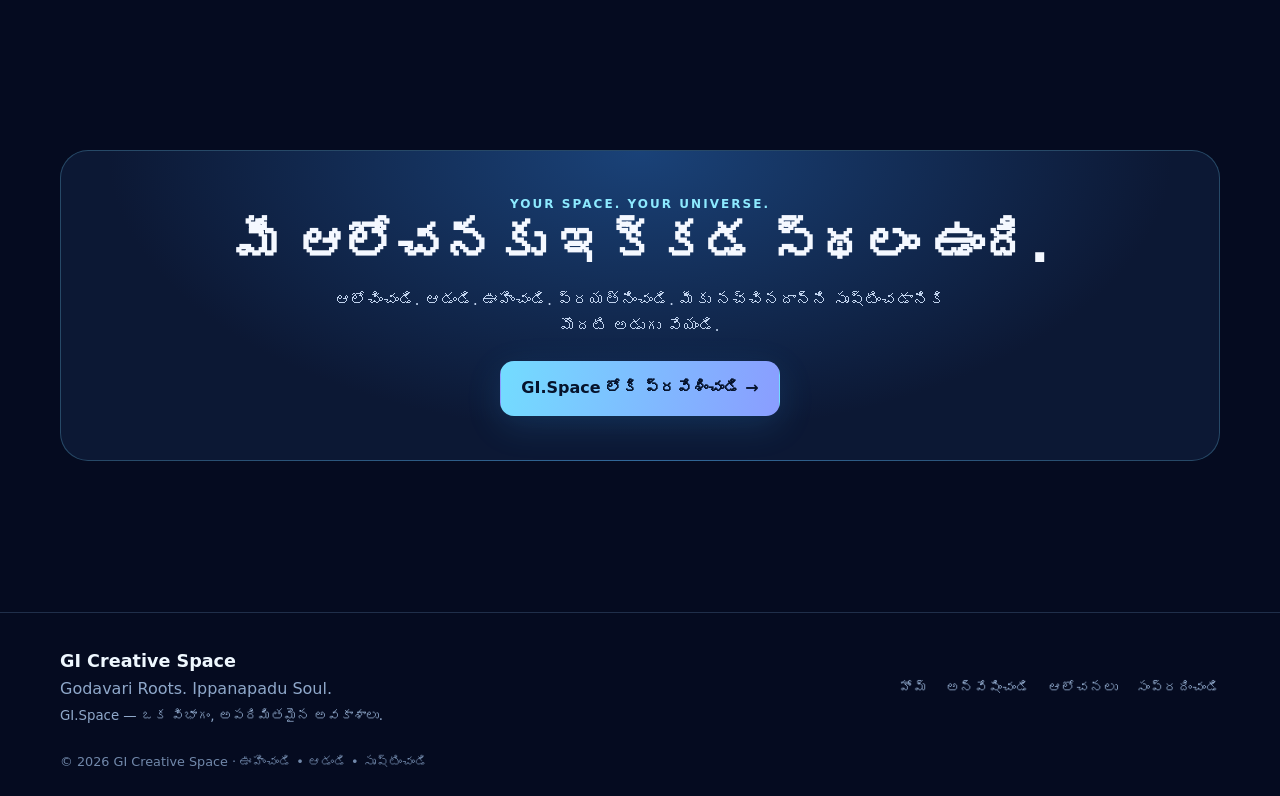
<file: worlds/gi-space/index.html>
<!DOCTYPE html>
<html lang="te">
<head>
<meta charset="UTF-8"><meta name="viewport" content="width=device-width, initial-scale=1.0">
<title>GI.Space — A Division of GI Creative Space</title>
<meta name="description" content="GI.Space — a boundless space for fun, sports, entertainment, hobbies, imagination and everything beyond the other GI Creative Space divisions.">
<style>
:root{--bg:#050b20;--bg2:#091735;--blue:#5bc7ff;--cyan:#8deaff;--violet:#a8a0ff;--white:#f4f8ff;--muted:#b2c4df;--gold:#ffd98a;--line:rgba(151,207,255,.19);--panel:rgba(15,35,72,.72)}
*{box-sizing:border-box}html{scroll-behavior:smooth}body{margin:0;background:var(--bg);color:var(--white);font-family:Inter,ui-sans-serif,system-ui,-apple-system,"Segoe UI",Arial,sans-serif;line-height:1.65;overflow-x:hidden}a{color:inherit;text-decoration:none}.stars,.stars:before,.stars:after{position:fixed;inset:0;pointer-events:none;content:"";z-index:-1;background-image:radial-gradient(1px 1px at 8% 18%,#fff 99%,transparent),radial-gradient(1px 1px at 24% 68%,#8bdcff 99%,transparent),radial-gradient(2px 2px at 47% 28%,#fff 99%,transparent),radial-gradient(1px 1px at 72% 72%,#b5b4ff 99%,transparent),radial-gradient(1px 1px at 89% 34%,#fff 99%,transparent),radial-gradient(1px 1px at 62% 12%,#8bdcff 99%,transparent);background-size:360px 280px;opacity:.6}.stars:before{transform:translate(100px,60px);opacity:.4;background-size:420px 330px}.stars:after{transform:translate(-60px,120px);opacity:.3;background-size:520px 400px}.glow{position:fixed;z-index:-2;width:620px;height:620px;border-radius:50%;filter:blur(100px);opacity:.17;pointer-events:none;background:#176ee8;top:-250px;left:-180px}.glow.two{background:#6c45ed;top:48%;left:70%;width:500px;height:500px;opacity:.13}
.wrap{width:min(1160px,92%);margin:auto}.topbar{position:sticky;top:0;z-index:10;background:rgba(5,11,32,.78);backdrop-filter:blur(18px);border-bottom:1px solid var(--line)}.nav{display:flex;align-items:center;justify-content:space-between;gap:20px;min-height:76px}.brand{display:flex;align-items:center;gap:12px;font-weight:850;letter-spacing:-.04em;font-size:1.25rem}.brandmark{width:42px;height:42px;border-radius:14px;display:grid;place-items:center;background:linear-gradient(145deg,#4dcaff,#6265f3);color:#061126;box-shadow:0 0 26px #3b8dff44;font-weight:950}.brand small{display:block;color:#9fb6d8;font-size:.68rem;font-weight:500;letter-spacing:.04em;line-height:1.3}.navlinks{display:flex;gap:24px;align-items:center;color:#d0def3;font-size:.92rem}.navlinks a:hover{color:var(--cyan)}.lang{border:1px solid var(--line);border-radius:999px;background:#102144;color:#eaf7ff;padding:9px 13px;cursor:pointer}.hero{position:relative;min-height:670px;display:grid;grid-template-columns:1.1fr .9fr;align-items:center;gap:36px;padding:70px 0 84px}.eyebrow{display:inline-flex;align-items:center;gap:9px;border:1px solid #5bc7ff4d;background:#10275099;padding:8px 13px;border-radius:999px;color:var(--cyan);font-size:.76rem;font-weight:800;letter-spacing:.13em}.eyebrow:before{content:"✦";color:var(--gold)}h1{font-size:clamp(2.7rem,6vw,5.5rem);line-height:1.08;letter-spacing:-.055em;margin:22px 0 16px;max-width:760px}.gradient{background:linear-gradient(95deg,#fff 8%,#91e7ff 48%,#aaa5ff 90%);-webkit-background-clip:text;background-clip:text;color:transparent}.subtitle{font-size:clamp(1.1rem,2vw,1.35rem);color:#d0e6ff;margin:0 0 14px}.lead{max-width:650px;color:var(--muted);font-size:1.03rem}.actions{display:flex;flex-wrap:wrap;gap:12px;margin-top:28px}.btn{display:inline-flex;align-items:center;justify-content:center;gap:10px;padding:13px 20px;border-radius:14px;font-weight:800;border:1px solid transparent;transition:.2s}.btn.primary{background:linear-gradient(100deg,#73dcff,#8a9dff);color:#06132c;box-shadow:0 10px 35px #3aabff28}.btn.secondary{border-color:var(--line);background:#ffffff08;color:#eff8ff}.btn:hover{transform:translateY(-2px)}.micro{font-size:.78rem;color:#91a9cc;margin-top:20px;letter-spacing:.04em}
.cosmos{height:440px;position:relative;display:grid;place-items:center}.orbit{position:absolute;border:1px solid #7ecfff3d;border-radius:50%;transform:rotate(-22deg)}.orbit.one{width:390px;height:155px}.orbit.two{width:430px;height:210px;transform:rotate(42deg);border-color:#9b9cff36}.orbit.three{width:340px;height:340px;border-style:dashed;border-color:#71caff25}.planet{width:220px;height:220px;border-radius:50%;position:relative;background:radial-gradient(circle at 30% 25%,#b6f4ff 0%,#4daeff 16%,#3554c6 43%,#151d5a 70%,#080d2c 100%);box-shadow:inset -28px -20px 55px #02081d,0 0 55px #358aff55,0 0 120px #5278ff24;overflow:hidden}.planet:before{content:"";position:absolute;width:300px;height:48px;left:-42px;top:74px;transform:rotate(-29deg);border-radius:50%;background:linear-gradient(90deg,transparent,#7be5ff88,#c8f7ff66,transparent);filter:blur(5px)}.planet:after{content:"GI";position:absolute;inset:0;display:grid;place-items:center;font-size:4.2rem;font-weight:950;letter-spacing:-.12em;color:#eafaff;text-shadow:0 0 22px #7ce7ff}.satellite{position:absolute;width:48px;height:48px;border-radius:16px;display:grid;place-items:center;background:linear-gradient(145deg,#132c55,#101735);border:1px solid #7ddcff77;box-shadow:0 0 24px #3baaff2a;font-size:1.4rem}.sat1{top:66px;right:11%}.sat2{bottom:63px;left:9%}.sat3{top:25%;left:6%;font-size:1.1rem}.floatlabel{position:absolute;border:1px solid var(--line);background:#0a1b3bdc;backdrop-filter:blur(10px);border-radius:14px;padding:10px 14px;font-size:.8rem;color:#d7edff;box-shadow:0 10px 35px #0003}.label1{right:0;top:24%}.label2{left:0;bottom:18%}
.section{padding:76px 0}.sectionhead{text-align:center;max-width:760px;margin:0 auto 36px}.kicker{color:var(--cyan);font-weight:850;font-size:.75rem;letter-spacing:.17em}.section h2{font-size:clamp(2rem,4vw,3.3rem);line-height:1.16;letter-spacing:-.04em;margin:12px 0}.sectionhead p{color:var(--muted);margin:0}.manifesto{border-top:1px solid var(--line);border-bottom:1px solid var(--line);background:linear-gradient(110deg,#0a1a39aa,#10153a66);padding:52px 0}.manifesto-grid{display:grid;grid-template-columns:.7fr 1.3fr;gap:44px;align-items:center}.manifesto-mark{font-size:clamp(4rem,10vw,8rem);font-weight:950;line-height:1;letter-spacing:-.1em;background:linear-gradient(135deg,#66dcff,#7c82ff);-webkit-background-clip:text;background-clip:text;color:transparent;text-align:center}.manifesto h2{font-size:clamp(1.8rem,3vw,2.7rem);margin:0 0 16px}.manifesto p{color:var(--muted);max-width:720px;margin:0}.pillars{display:grid;grid-template-columns:repeat(3,1fr);gap:16px;margin-top:30px}.pillar{border:1px solid var(--line);background:#0c1a36b8;border-radius:17px;padding:18px}.pillar strong{display:block;color:#eaf9ff;margin-bottom:4px}.pillar span{font-size:.85rem;color:#9fb6d8}.cards{display:grid;grid-template-columns:repeat(3,1fr);gap:18px}.card{min-height:230px;padding:24px;border-radius:22px;border:1px solid var(--line);background:linear-gradient(145deg,#12284cba,#0b1632c9);position:relative;overflow:hidden;transition:.25s}.card:after{content:"";position:absolute;width:150px;height:150px;border-radius:50%;right:-70px;bottom:-80px;background:#4dbbff12;filter:blur(2px)}.card:hover{transform:translateY(-5px);border-color:#70d8ff70;box-shadow:0 18px 45px #0003}.iconbox{width:50px;height:50px;display:grid;place-items:center;border-radius:15px;background:linear-gradient(145deg,#173e68,#20214e);border:1px solid #80dfff36;font-size:1.45rem;margin-bottom:20px}.card h3{margin:0 0 8px;font-size:1.25rem}.card p{color:var(--muted);font-size:.92rem;margin:0 0 17px}.card a{color:var(--cyan);font-size:.87rem;font-weight:800}.feature{display:grid;grid-template-columns:1fr 1fr;gap:26px;align-items:stretch}.featurebox{padding:30px;border-radius:24px;border:1px solid var(--line);background:linear-gradient(140deg,#102750,#101632)}.featurebox h3{font-size:1.7rem;margin:10px 0}.featurebox p{color:var(--muted)}.featurevisual{border-radius:24px;min-height:280px;border:1px solid var(--line);background:radial-gradient(circle at 50% 45%,#3d7bdc66,transparent 34%),radial-gradient(circle at 30% 70%,#6252d955,transparent 40%),linear-gradient(145deg,#0b2348,#080e23);display:grid;place-items:center;position:relative;overflow:hidden}.featurevisual .bigstar{font-size:7rem;color:#b6f2ff;text-shadow:0 0 35px #64cfff88}.featurevisual:before,.featurevisual:after{content:"";position:absolute;border:1px solid #86dfff42;border-radius:50%;width:290px;height:100px;transform:rotate(-25deg)}.featurevisual:after{width:350px;height:160px;transform:rotate(40deg)}.quote{font-size:clamp(1.7rem,4vw,3rem);line-height:1.3;text-align:center;max-width:900px;margin:auto;letter-spacing:-.035em}.quote span{color:var(--cyan)}.quote-sub{text-align:center;color:var(--muted);margin:18px auto 0}.cta{padding:44px;border-radius:28px;text-align:center;border:1px solid #78d9ff40;background:radial-gradient(ellipse at top,#1a4278,#0c1834 65%);position:relative;overflow:hidden}.cta h2{margin:0 0 12px}.cta p{color:#c0d2ed;max-width:650px;margin:0 auto 22px}.footer{padding:34px 0 24px;border-top:1px solid var(--line);margin-top:75px;color:#8fa8ca}.footerrow{display:flex;justify-content:space-between;align-items:center;gap:20px;flex-wrap:wrap}.footbrand{color:#eff8ff;font-weight:900;font-size:1.1rem}.footlinks{display:flex;gap:18px;flex-wrap:wrap;font-size:.86rem}.copyright{font-size:.8rem;margin-top:22px;color:#7188aa}.hidden{display:none!important}
@media(max-width:850px){.navlinks{display:none}.hero{grid-template-columns:1fr;padding-top:58px;min-height:auto}.hero-copy{text-align:center}.hero-copy .lead{margin:auto}.actions{justify-content:center}.cosmos{height:350px;grid-row:1}.planet{width:170px;height:170px}.planet:after{font-size:3.3rem}.orbit.one{width:300px}.orbit.two{width:330px}.orbit.three{width:270px;height:270px}.label1{right:2%}.label2{left:2%}.manifesto-grid{grid-template-columns:1fr;gap:20px}.manifesto-mark{font-size:5rem}.cards{grid-template-columns:repeat(2,1fr)}.feature{grid-template-columns:1fr}.pillars{grid-template-columns:1fr 1fr}}
@media(max-width:560px){.brand{font-size:1.05rem}.brandmark{width:38px;height:38px}.nav{min-height:68px}.hero{padding:36px 0 55px}.cosmos{height:290px}.planet{width:145px;height:145px}.orbit.one{width:250px;height:110px}.orbit.two{width:270px;height:150px}.orbit.three{width:220px;height:220px}.satellite{width:40px;height:40px}.floatlabel{font-size:.68rem;padding:7px 10px}.section{padding:55px 0}.cards{grid-template-columns:1fr}.card{min-height:auto}.pillars{grid-template-columns:1fr}.cta{padding:30px 20px}.footerrow{align-items:flex-start;flex-direction:column}}
</style></head>
<body><div class="stars"></div><div class="glow"></div><div class="glow two"></div>
<header class="topbar"><div class="wrap nav"><a class="brand" href="#top"><span class="brandmark">GI</span><span>GI.Space<small>A division of GI Creative Space</small></span></a><nav class="navlinks"><a href="#top" data-te="హోమ్" data-en="Home">హోమ్</a><a href="#explore" data-te="అన్వేషించండి" data-en="Explore">అన్వేషించండి</a><a href="#ideas" data-te="ఆలోచనలు" data-en="Ideas">ఆలోచనలు</a><a href="#visions" data-te="విజన్స్" data-en="Visions">విజన్స్</a><a href="#contact" data-te="సంప్రదించండి" data-en="Contact">సంప్రదించండి</a></nav><button class="lang" id="langToggle" type="button">తెలుగు | EN</button></div></header>
<main id="top"><section class="wrap hero"><div class="hero-copy"><div class="eyebrow">GI.SPACE • THE UNBOUNDED ZONE</div><h1 data-te="ఆలోచనలకు హద్దులు లేని <span class='gradient'>విశ్వం.</span>" data-en="A universe of <span class='gradient'>limitless ideas.</span>">ఆలోచనలకు హద్దులు లేని <span class="gradient">విశ్వం.</span></h1><p class="subtitle" data-te="Where Ideas Flow Into Vision." data-en="Where Ideas Flow Into Vision.">Where Ideas Flow Into Vision.</p><p class="lead" data-te="మిగతా విభాగాలకు అతీతంగా — వినోదం, ఆటలు, క్రీడలు, హాబీలు, కొత్త ప్రయోగాలు, సరదా మరియు ప్రతి సృజనాత్మక ఆసక్తికి ఒక స్వేచ్ఛా ప్రపంచం." data-en="Beyond the other divisions — a free-spirited world for entertainment, games, sports, hobbies, experiments, fun and every creative interest.">మిగతా విభాగాలకు అతీతంగా — వినోదం, ఆటలు, క్రీడలు, హాబీలు, కొత్త ప్రయోగాలు, సరదా మరియు ప్రతి సృజనాత్మక ఆసక్తికి ఒక స్వేచ్ఛా ప్రపంచం.</p><div class="actions"><a class="btn primary" href="#explore" data-te="ప్రవేశించండి →" data-en="Enter the Space →">ప్రవేశించండి →</a><a class="btn secondary" href="#ideas" data-te="ఆలోచనలను చూడండి ↗" data-en="Explore Ideas ↗">ఆలోచనలను చూడండి ↗</a></div><div class="micro" data-te="ఊహించండి. ఆడండి. ప్రయత్నించండి. సృష్టించండి." data-en="Imagine. Play. Experiment. Create.">ఊహించండి. ఆడండి. ప్రయత్నించండి. సృష్టించండి.</div></div><div class="cosmos" aria-label="Decorative cosmic planet"><div class="orbit one"></div><div class="orbit two"></div><div class="orbit three"></div><div class="planet"></div><div class="satellite sat1">✦</div><div class="satellite sat2">🎮</div><div class="satellite sat3">⚽</div><div class="floatlabel label1" data-te="సరదా • ఆటలు • వినోదం" data-en="Fun • Games • Entertainment">సరదా • ఆటలు • వినోదం</div><div class="floatlabel label2" data-te="కొత్త ఆసక్తులు ఇక్కడ మొదలు" data-en="New interests start here">కొత్త ఆసక్తులు ఇక్కడ మొదలు</div></div></section>
<section class="manifesto"><div class="wrap manifesto-grid"><div class="manifesto-mark">∞</div><div><div class="kicker">THE GI.SPACE IDEA</div><h2 data-te="ప్రతి ఆసక్తికి ఒక స్థలం. ప్రతి ఊహకు ఒక అవకాశం." data-en="A place for every interest. A possibility for every imagination.">ప్రతి ఆసక్తికి ఒక స్థలం. ప్రతి ఊహకు ఒక అవకాశం.</h2><p data-te="GI.Creative Space లోని ఇతర నాలుగు విభాగాలు తమ ప్రత్యేక ప్రపంచాలను నిర్మిస్తాయి. GI.Space మాత్రం వాటికి వెలుపల ఉన్న మిగతా సృజనాత్మక ప్రపంచం — మనం ఆడే ఆటలు, ఆస్వాదించే వినోదం, అన్వేషించే హాబీలు, క్రీడలు, కమ్యూనిటీ ఆలోచనలు, ఇంకా పేరుపెట్టని కొత్త ప్రయత్నాలన్నింటికీ వేదిక." data-en="The other four GI Creative Space divisions each have their own focus. GI.Space is the wider world beyond them — a home for games, entertainment, hobbies, sports, community ideas and new experiments that don't fit into a single category.">GI.Creative Space లోని ఇతర నాలుగు విభాగాలు తమ ప్రత్యేక ప్రపంచాలను నిర్మిస్తాయి. GI.Space మాత్రం వాటికి వెలుపల ఉన్న మిగతా సృజనాత్మక ప్రపంచం — మనం ఆడే ఆటలు, ఆస్వాదించే వినోదం, అన్వేషించే హాబీలు, క్రీడలు, కమ్యూనిటీ ఆలోచనలు, ఇంకా పేరుపెట్టని కొత్త ప్రయత్నాలన్నింటికీ వేదిక.</p><div class="pillars"><div class="pillar"><strong data-te="స్వేచ్ఛ" data-en="Freedom">స్వేచ్ఛ</strong><span data-te="మీ ఆసక్తి మీ దారి" data-en="Follow your curiosity">మీ ఆసక్తి మీ దారి</span></div><div class="pillar"><strong data-te="సరదా" data-en="Playfulness">సరదా</strong><span data-te="నేర్చుకోవడంలోనూ ఆనందం" data-en="Joy in the process">నేర్చుకోవడంలోనూ ఆనందం</span></div><div class="pillar"><strong data-te="సృష్టి" data-en="Creation">సృష్టి</strong><span data-te="ఆలోచనను ప్రయత్నంగా మార్చండి" data-en="Turn ideas into experiments">ఆలోచనను ప్రయత్నంగా మార్చండి</span></div></div></div></div></section>
<section class="section wrap" id="explore"><div class="sectionhead"><div class="kicker">EXPLORE THE UNIVERSE</div><h2 data-te="ఈ స్పేస్‌లో ఏముంది?" data-en="What's inside this space?">ఈ స్పేస్‌లో ఏముంది?</h2><p data-te="మీకు ఆసక్తి కలిగించే ప్రపంచాన్ని ఎంచుకోండి. కొత్తవి ఎప్పుడైనా చేరవచ్చు." data-en="Choose a world that sparks your interest. There is always room for something new.">మీకు ఆసక్తి కలిగించే ప్రపంచాన్ని ఎంచుకోండి. కొత్తవి ఎప్పుడైనా చేరవచ్చు.</p></div><div class="cards">
<article class="card"><div class="iconbox">🎬</div><h3 data-te="వినోదం & మీడియా" data-en="Entertainment & Media">వినోదం & మీడియా</h3><p data-te="సినిమా ఆలోచనలు, వీడియోలు, సరదా కంటెంట్, డిజిటల్ వినోదం మరియు కొత్త ఫార్మాట్లు." data-en="Film ideas, videos, playful content, digital entertainment and new formats.">సినిమా ఆలోచనలు, వీడియోలు, సరదా కంటెంట్, డిజిటల్ వినోదం మరియు కొత్త ఫార్మాట్లు.</p><a href="#ideas" data-te="అన్వేషించండి ↗" data-en="Explore ↗">అన్వేషించండి ↗</a></article>
<article class="card"><div class="iconbox">⚽</div><h3 data-te="క్రీడలు & ఆటలు" data-en="Sports & Games">క్రీడలు & ఆటలు</h3><p data-te="ఆటలు, ఛాలెంజ్‌లు, క్రీడా ఆలోచనలు, టీమ్ స్పిరిట్ మరియు ఆరోగ్యకరమైన పోటీ." data-en="Games, challenges, sports ideas, team spirit and healthy competition.">ఆటలు, ఛాలెంజ్‌లు, క్రీడా ఆలోచనలు, టీమ్ స్పిరిట్ మరియు ఆరోగ్యకరమైన పోటీ.</p><a href="#ideas" data-te="ఆడుతూ తెలుసుకోండి ↗" data-en="Play & Explore ↗">ఆడుతూ తెలుసుకోండి ↗</a></article>
<article class="card"><div class="iconbox">🎨</div><h3 data-te="హాబీలు & కళలు" data-en="Hobbies & Arts">హాబీలు & కళలు</h3><p data-te="డ్రాయింగ్, క్రాఫ్ట్స్, ఫోటోగ్రఫీ, సంగీతం మరియు మనసుకు నచ్చిన సృజనాత్మక పనులు." data-en="Drawing, crafts, photography, music and creative pursuits you love.">డ్రాయింగ్, క్రాఫ్ట్స్, ఫోటోగ్రఫీ, సంగీతం మరియు మనసుకు నచ్చిన సృజనాత్మక పనులు.</p><a href="#ideas" data-te="సృష్టి మొదలుపెట్టండి ↗" data-en="Start Creating ↗">సృష్టి మొదలుపెట్టండి ↗</a></article>
<article class="card"><div class="iconbox">🧪</div><h3 data-te="ప్రయోగాలు & ఆవిష్కరణలు" data-en="Experiments & Inventions">ప్రయోగాలు & ఆవిష్కరణలు</h3><p data-te="వింత ప్రశ్నలు, చిన్న ప్రయోగాలు, కొత్త కాన్సెప్ట్‌లు మరియు ప్రయత్నించి చూసే స్వేచ్ఛ." data-en="Curious questions, small experiments, new concepts and the freedom to try.">వింత ప్రశ్నలు, చిన్న ప్రయోగాలు, కొత్త కాన్సెప్ట్‌లు మరియు ప్రయత్నించి చూసే స్వేచ్ఛ.</p><a href="#visions" data-te="కొత్తగా ప్రయత్నించండి ↗" data-en="Try Something New ↗">కొత్తగా ప్రయత్నించండి ↗</a></article>
<article class="card"><div class="iconbox">🎉</div><h3 data-te="ఈవెంట్స్ & కమ్యూనిటీ" data-en="Events & Community">ఈవెంట్స్ & కమ్యూనిటీ</h3><p data-te="కలిసి చేసే కార్యక్రమాలు, ఆసక్తుల సమూహాలు, పండుగలు, ఆటపాటలు మరియు భాగస్వామ్యం." data-en="Shared activities, interest groups, celebrations, games and community participation.">కలిసి చేసే కార్యక్రమాలు, ఆసక్తుల సమూహాలు, పండుగలు, ఆటపాటలు మరియు భాగస్వామ్యం.</p><a href="#contact" data-te="కలిసిరండి ↗" data-en="Join In ↗">కలిసిరండి ↗</a></article>
<article class="card"><div class="iconbox">🚀</div><h3 data-te="ఇంకా పేరు లేని ప్రపంచం" data-en="The Unnamed Universe">ఇంకా పేరు లేని ప్రపంచం</h3><p data-te="పై విభాగాల్లోకి రాని ఏ కొత్త ఆలోచనకైనా, ఆసక్తికైనా, సృజనాత్మక ప్రయత్నానికైనా ఇక్కడ స్థలం ఉంది." data-en="Room for any new idea, interest or creative pursuit that doesn't belong in another division.">పై విభాగాల్లోకి రాని ఏ కొత్త ఆలోచనకైనా, ఆసక్తికైనా, సృజనాత్మక ప్రయత్నానికైనా ఇక్కడ స్థలం ఉంది.</p><a href="#contact" data-te="మీ ఆలోచన చెప్పండి ↗" data-en="Share Your Idea ↗">మీ ఆలోచన చెప్పండి ↗</a></article>
</div></section>
<section class="section wrap" id="ideas"><div class="feature"><div class="featurebox"><div class="kicker">IDEAS IN ORBIT</div><h3 data-te="ఇంకా రూపం దాల్చని ఆలోచనలకు స్వాగతం." data-en="Welcome to ideas that haven't taken shape yet.">ఇంకా రూపం దాల్చని ఆలోచనలకు స్వాగతం.</h3><p data-te="ఒక చిన్న గేమ్ ఐడియా కావచ్చు, కొత్త క్రీడా ఛాలెంజ్ కావచ్చు, సరదా వీడియో కాన్సెప్ట్ కావచ్చు లేదా అందరినీ కలిపే ఒక కార్యక్రమం కావచ్చు. మొదట ఆలోచనగా మొదలై, కలిసి ప్రయత్నించే చోటే GI.Space." data-en="It might be a little game idea, a sports challenge, a fun video concept or an activity that brings people together. GI.Space is where ideas can begin and grow through shared experiments.">ఒక చిన్న గేమ్ ఐడియా కావచ్చు, కొత్త క్రీడా ఛాలెంజ్ కావచ్చు, సరదా వీడియో కాన్సెప్ట్ కావచ్చు లేదా అందరినీ కలిపే ఒక కార్యక్రమం కావచ్చు. మొదట ఆలోచనగా మొదలై, కలిసి ప్రయత్నించే చోటే GI.Space.</p><a class="btn secondary" href="#contact" data-te="ఆలోచనను పంచుకోండి →" data-en="Share an Idea →">ఆలోచనను పంచుకోండి →</a></div><div class="featurevisual"><div class="bigstar">✦</div></div></div></section>
<section class="section wrap" id="visions"><div class="sectionhead"><div class="kicker">VISIONS • EXPERIMENTS • TOMORROW</div><h2 data-te="ఈ రోజు సరదా. రేపు ఒక కొత్త ప్రపంచం." data-en="Today's play. Tomorrow's new world.">ఈ రోజు సరదా. రేపు ఒక కొత్త ప్రపంచం.</h2><p data-te="ప్రతి ప్రయత్నం పెద్దదిగా మారాల్సిన అవసరం లేదు. ఆనందం, ఆసక్తి, అనుభవం — ఇవి కూడా సృష్టిలో భాగమే." data-en="Not every experiment needs to become something huge. Joy, curiosity and experience are part of creation too.">ప్రతి ప్రయత్నం పెద్దదిగా మారాల్సిన అవసరం లేదు. ఆనందం, ఆసక్తి, అనుభవం — ఇవి కూడా సృష్టిలో భాగమే.</p></div><div class="quote" data-te="“మీ ఊహకు హద్దు పెట్టకండి. <span>దానికి ఒక స్థలం ఇవ్వండి.</span>”" data-en="“Don't limit your imagination. <span>Give it a place to begin.</span>”">“మీ ఊహకు హద్దు పెట్టకండి. <span>దానికి ఒక స్థలం ఇవ్వండి.</span>”</div><p class="quote-sub" data-te="అదే GI.Space ఆలోచన." data-en="That's the GI.Space idea.">అదే GI.Space ఆలోచన.</p></section>
<section class="section wrap" id="contact"><div class="cta"><div class="kicker">YOUR SPACE. YOUR UNIVERSE.</div><h2 data-te="మీ ఆలోచనకు ఇక్కడ స్థలం ఉంది." data-en="There is space here for your idea.">మీ ఆలోచనకు ఇక్కడ స్థలం ఉంది.</h2><p data-te="ఆలోచించండి. ఆడండి. ఊహించండి. ప్రయత్నించండి. మీకు నచ్చినదాన్ని సృష్టించడానికి మొదటి అడుగు వేయండి." data-en="Think. Play. Imagine. Experiment. Take the first step toward creating something you love.">ఆలోచించండి. ఆడండి. ఊహించండి. ప్రయత్నించండి. మీకు నచ్చినదాన్ని సృష్టించడానికి మొదటి అడుగు వేయండి.</p><a class="btn primary" href="mailto:hello@gicreativespace.com" data-te="GI.Space లోకి ప్రవేశించండి →" data-en="Step Into GI.Space →">GI.Space లోకి ప్రవేశించండి →</a></div></section></main>
<footer class="footer"><div class="wrap"><div class="footerrow"><div><div class="footbrand">GI Creative Space</div><div data-te="Godavari Roots. Ippanapadu Soul." data-en="Godavari Roots. Ippanapadu Soul.">Godavari Roots. Ippanapadu Soul.</div><small data-te="GI.Space — ఒక విభాగం, అపరిమితమైన అవకాశాలు." data-en="GI.Space — one division, endless possibilities.">GI.Space — ఒక విభాగం, అపరిమితమైన అవకాశాలు.</small></div><div class="footlinks"><a href="#top" data-te="హోమ్" data-en="Home">హోమ్</a><a href="#explore" data-te="అన్వేషించండి" data-en="Explore">అన్వేషించండి</a><a href="#ideas" data-te="ఆలోచనలు" data-en="Ideas">ఆలోచనలు</a><a href="#contact" data-te="సంప్రదించండి" data-en="Contact">సంప్రదించండి</a></div></div><div class="copyright">© <span id="year"></span> GI Creative Space · <span data-te="ఊహించండి • ఆడండి • సృష్టించండి" data-en="Imagine • Play • Create">ఊహించండి • ఆడండి • సృష్టించండి</span></div></div></footer>
<script>
let english=false;const toggle=document.getElementById('langToggle');function setLang(){document.querySelectorAll('[data-te][data-en]').forEach(el=>{el.innerHTML=english?el.getAttribute('data-en'):el.getAttribute('data-te')});document.documentElement.lang=english?'en':'te';toggle.textContent=english?'EN | తెలుగు':'తెలుగు | EN'}toggle.addEventListener('click',()=>{english=!english;setLang()});document.getElementById('year').textContent=new Date().getFullYear();
</script></body></html>
</file>
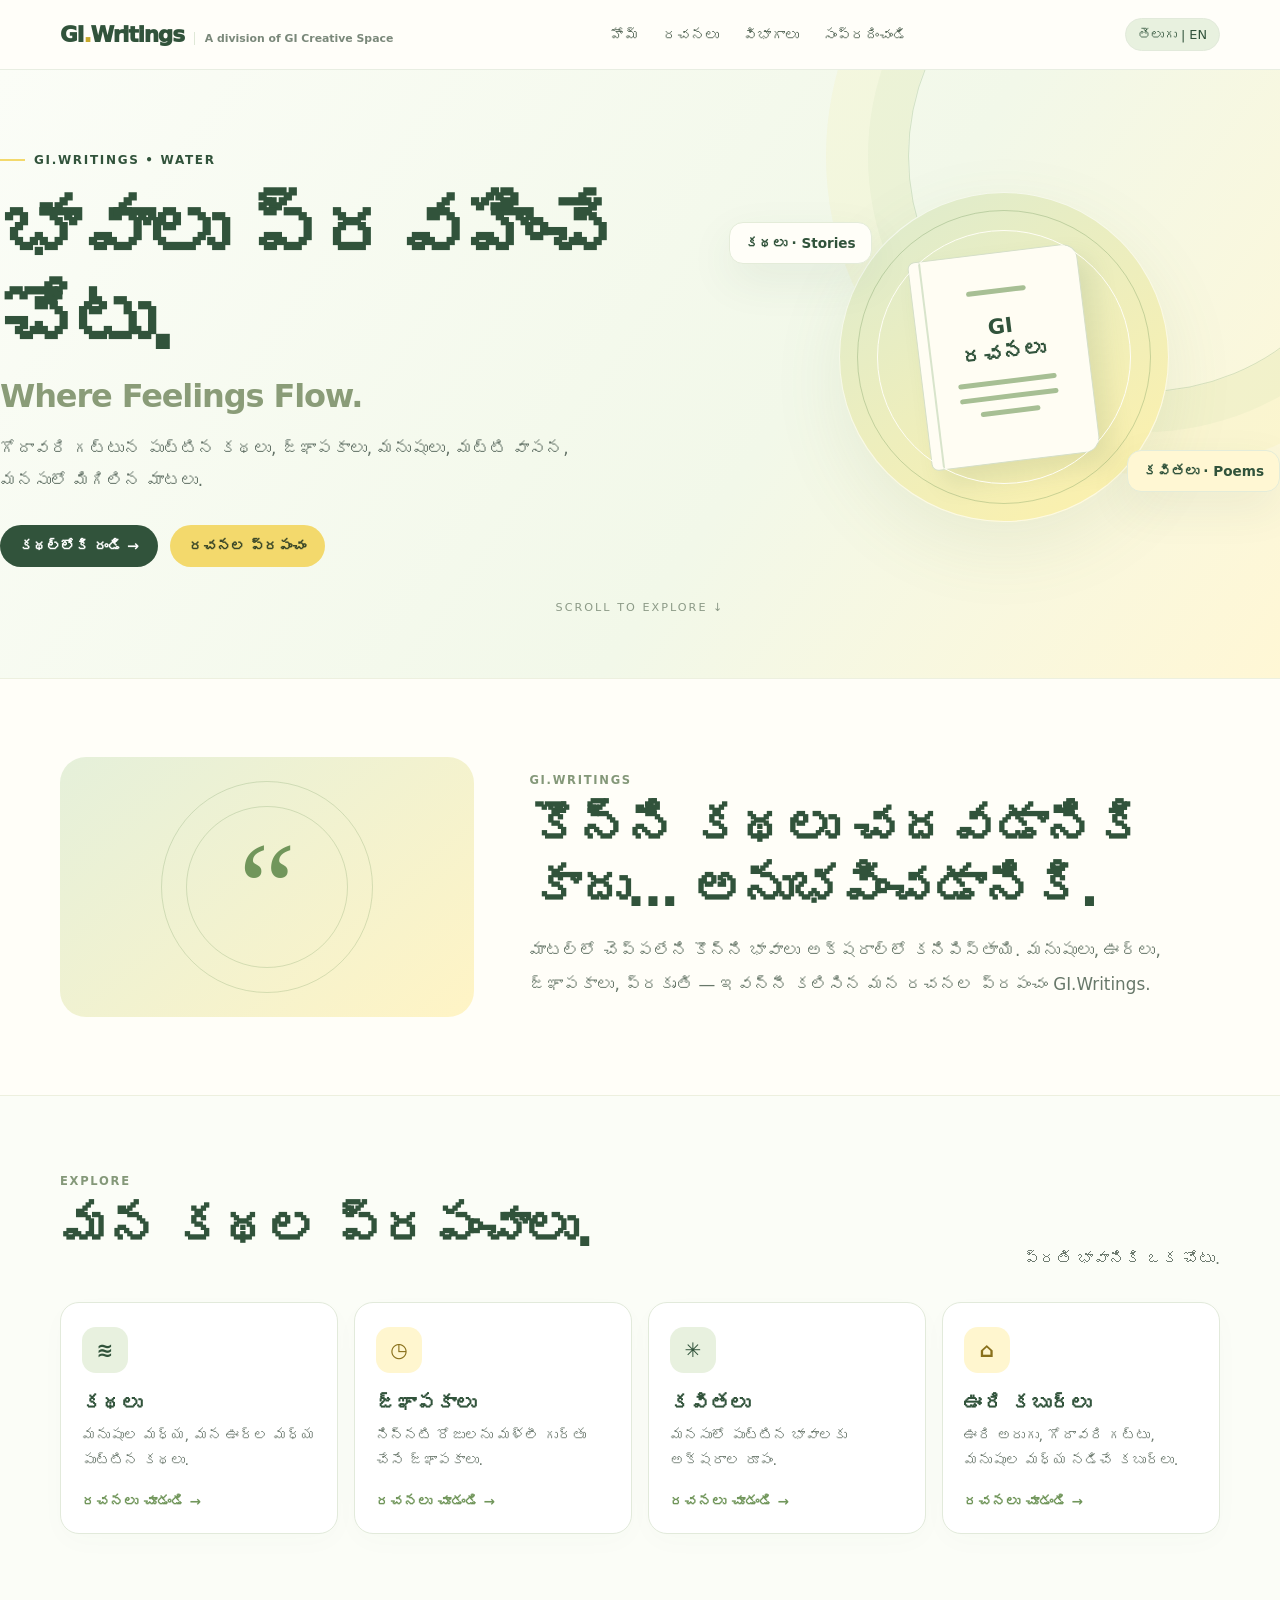
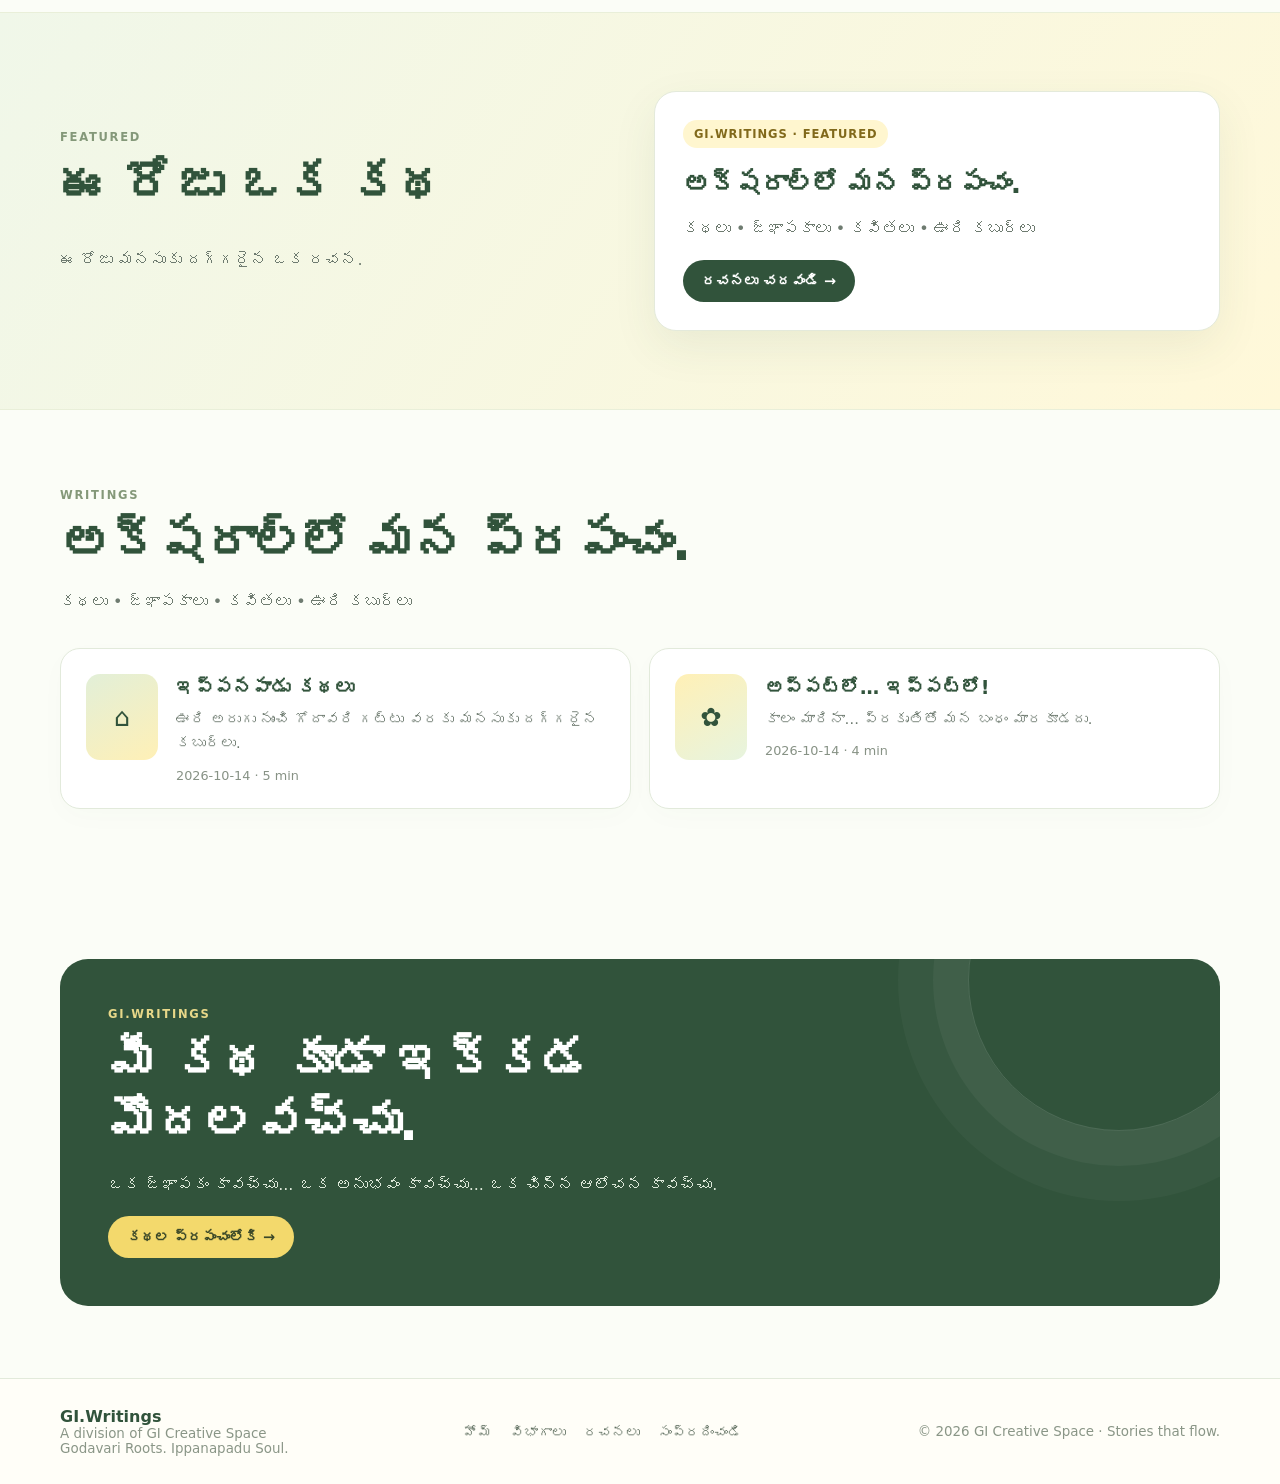
<file: worlds/gi-writings/index.html>
<!DOCTYPE html>
<html lang="te">
<head>
<meta charset="UTF-8">
<meta name="viewport" content="width=device-width, initial-scale=1.0">
<meta name="theme-color" content="#f5faed">
<meta name="description" content="GI.Writings — భావాలు ప్రవహించే చోటు. కథలు, జ్ఞాపకాలు, కవితలు, ఊరి కబుర్లు.">
<title>GI.Writings | భావాలు ప్రవహించే చోటు</title>
<style>
:root{
  --paper:#fbfdf7;--white:#fff;--green:#71965b;--green-dark:#31533b;--green-soft:#e8f1df;
  --yellow:#f3d96c;--yellow-soft:#fff6cf;--ink:#26382c;--muted:#6e7b70;--line:#e2eadb;
  --shadow:0 16px 45px rgba(49,83,59,.08);
}
*{box-sizing:border-box}
html{scroll-behavior:smooth;scroll-padding-top:22px}
body{margin:0;background:var(--paper);color:var(--ink);font-family:Inter,"Noto Sans Telugu","Nirmala UI",system-ui,-apple-system,BlinkMacSystemFont,"Segoe UI",sans-serif}
a{color:inherit;text-decoration:none}
.wrap{width:min(1160px,calc(100% - 40px));margin:auto}
.topbar{padding:18px 0;border-bottom:1px solid #e8eee2;background:#fffef9;position:relative;z-index:2}
.nav{display:flex;align-items:center;justify-content:space-between;gap:24px}
.logo{display:flex;align-items:baseline;gap:0;font-size:1.35rem;letter-spacing:-.055em;font-weight:950;white-space:nowrap;color:var(--green-dark)}.brand-dot{color:#c8a92b}.logo small{font-size:.68rem;letter-spacing:0;color:#7a887a;font-weight:650;margin-left:10px;padding-left:10px;border-left:1px solid #dfe8d7}
.navlinks{display:flex;align-items:center;gap:24px;font-size:.9rem;color:#526454}.navlinks a:hover{color:var(--green)}
.language{border:1px solid var(--line);border-radius:999px;background:var(--green-soft);padding:8px 12px;font:inherit;font-size:.8rem;color:var(--green-dark);cursor:pointer;white-space:nowrap}
.hero{padding:76px 0 64px;position:relative;overflow:hidden;background:linear-gradient(125deg,#fbfdf7 0%,#f2f8e9 60%,#fff7d5 100%)}
.hero:after{content:"";position:absolute;width:470px;height:470px;border:1px solid #91b57b55;border-radius:50%;right:-100px;top:-150px;box-shadow:0 0 0 40px #91b57b12,0 0 0 82px #f3d96c19;pointer-events:none}
.hero-grid{display:grid;grid-template-columns:1.1fr .9fr;gap:55px;align-items:center;position:relative;z-index:1}
.kicker{display:inline-flex;align-items:center;gap:9px;font-size:.75rem;letter-spacing:.14em;font-weight:850;color:var(--green-dark);text-transform:uppercase}
.kicker:before{content:"";height:2px;width:25px;background:var(--yellow)}
h1{font-size:clamp(2.8rem,6.2vw,5.7rem);line-height:1.12;letter-spacing:-.065em;margin:22px 0 17px;color:var(--green-dark);font-weight:850}
h1 .english{display:block;font-size:clamp(1.35rem,3vw,2rem);letter-spacing:-.035em;color:#8a9c78;font-weight:650;margin-top:12px}
.hero p{max-width:620px;color:#637267;font-size:1.05rem;line-height:1.95;margin:0}
.actions{display:flex;flex-wrap:wrap;gap:12px;margin-top:28px}
.btn{display:inline-flex;align-items:center;justify-content:center;gap:10px;padding:13px 19px;border-radius:999px;font-weight:800;font-size:.9rem;transition:transform .2s,box-shadow .2s}
.btn:hover{transform:translateY(-2px);box-shadow:var(--shadow)}
.btn.primary{background:var(--green-dark);color:white}.btn.secondary{background:var(--yellow);color:#3b4828}
.hero-art{min-height:360px;position:relative;display:grid;place-items:center}
.art-circle{width:min(330px,75vw);aspect-ratio:1;border-radius:50%;background:linear-gradient(145deg,#dcebd0,#fff1a9);display:grid;place-items:center;position:relative;box-shadow:inset 0 0 0 1px #ffffffaa,0 25px 70px #688d4c1a}
.art-circle:before,.art-circle:after{content:"";position:absolute;border:1px solid #71965b55;border-radius:50%;inset:18px}
.art-circle:after{inset:38px;border-color:#fffef5}
.book{width:170px;height:210px;background:#fffdf3;border:1px solid #d5dfc8;border-radius:7px 15px 15px 7px;box-shadow:12px 15px 25px #536f4520;transform:rotate(-7deg);position:relative;padding:25px 18px}
.book:before{content:"";position:absolute;left:10px;top:0;bottom:0;width:2px;background:#d8e4cb}
.book-line{height:5px;border-radius:4px;background:#a7bf94;margin:10px auto;width:75%}.book-line.short{width:45%}.book-title{font-size:1.3rem;font-weight:900;text-align:center;color:var(--green-dark);margin:20px 0 12px;line-height:1.3}
.floating{position:absolute;background:#fffef8;border:1px solid #e4ecd9;border-radius:14px;padding:12px 15px;box-shadow:var(--shadow);font-weight:800;color:var(--green-dark);font-size:.85rem}
.float-one{left:0;top:45px}.float-two{right:0;bottom:45px;background:#fff7d3}
.scroll-cue{font-size:.7rem;letter-spacing:.18em;color:#8c9a87;text-align:center;margin-top:34px}
section.content{padding:78px 0}
.section-intro{max-width:720px;margin-bottom:30px}.overline{font-size:.72rem;letter-spacing:.15em;text-transform:uppercase;color:#849879;font-weight:900}
h2{font-size:clamp(1.9rem,4vw,3.2rem);line-height:1.2;letter-spacing:-.05em;color:var(--green-dark);margin:10px 0 14px}
.section-intro p{color:var(--muted);line-height:1.9;margin:0}
.manifesto{background:#fffef8;border-block:1px solid #edf0df}
.manifesto-grid{display:grid;grid-template-columns:.75fr 1.25fr;gap:55px;align-items:center}
.manifesto-mark{min-height:260px;border-radius:26px;background:linear-gradient(140deg,#e5f0da,#fff4c5);display:grid;place-items:center;position:relative;overflow:hidden}
.manifesto-mark:before,.manifesto-mark:after{content:"";position:absolute;width:210px;height:210px;border:1px solid #71965b40;border-radius:50%}
.manifesto-mark:after{width:160px;height:160px}
.big-quote{font-family:Georgia,serif;font-size:8rem;color:var(--green);position:relative;z-index:1;line-height:1}
.manifesto-copy p{font-size:1.05rem;color:#68786a;line-height:2;margin:0}
.explore-head{display:flex;justify-content:space-between;align-items:end;gap:24px;margin-bottom:28px}.explore-head p{max-width:360px;color:var(--muted);line-height:1.8;margin:0}
.category-grid{display:grid;grid-template-columns:repeat(4,minmax(0,1fr));gap:16px}
.category{background:white;border:1px solid var(--line);border-radius:19px;padding:24px 21px;min-height:230px;display:flex;flex-direction:column;box-shadow:0 8px 28px #31533b05;transition:transform .2s,box-shadow .2s}
.category:hover{transform:translateY(-4px);box-shadow:var(--shadow)}
.category-icon{width:46px;height:46px;border-radius:14px;display:grid;place-items:center;background:var(--green-soft);color:var(--green-dark);font-size:1.25rem;font-weight:900}
.category:nth-child(even) .category-icon{background:var(--yellow-soft);color:#89701b}
.category h3{font-size:1.22rem;margin:19px 0 8px;color:var(--green-dark)}
.category p{font-size:.9rem;line-height:1.75;color:var(--muted);margin:0 0 20px}
.category a{margin-top:auto;color:var(--green);font-size:.85rem;font-weight:850}
.featured{background:linear-gradient(125deg,#f0f7e9,#fff8d9);border-block:1px solid #e9efd9}
.featured-row{display:grid;grid-template-columns:1fr 1fr;gap:28px;align-items:stretch}
.featured-lead{padding:18px 0;display:flex;flex-direction:column;justify-content:center}
.featured-lead p{color:var(--muted);line-height:1.9}
.featured-card{background:white;border:1px solid #e4eadb;border-radius:22px;padding:28px;box-shadow:var(--shadow)}
.featured-card .label{display:inline-block;background:var(--yellow-soft);color:#81691b;border-radius:999px;padding:7px 11px;font-size:.72rem;font-weight:850;letter-spacing:.08em;text-transform:uppercase}
.featured-card h3{font-size:1.7rem;color:var(--green-dark);margin:20px 0 8px;letter-spacing:-.04em}
.featured-card p{color:var(--muted);line-height:1.8}
.meta{font-size:.8rem;color:#879285;margin:20px 0}
.story-grid{display:grid;grid-template-columns:repeat(2,minmax(0,1fr));gap:18px}
.story{background:white;border:1px solid var(--line);border-radius:20px;padding:25px;display:flex;gap:18px;align-items:flex-start;box-shadow:0 8px 28px #31533b05}
.story-art{flex:0 0 72px;height:86px;border-radius:14px;background:linear-gradient(150deg,#e2efd8,#fff0b6);display:grid;place-items:center;color:var(--green-dark);font-size:1.6rem}
.story:nth-child(even) .story-art{background:linear-gradient(150deg,#fff0b6,#e7f4df)}
.story h3{font-size:1.2rem;margin:2px 0 8px;color:var(--green-dark)}
.story p{color:var(--muted);line-height:1.7;font-size:.91rem;margin:0}
.story .meta{margin:12px 0 0}
.invite{padding:72px 0}
.invite-panel{background:var(--green-dark);border-radius:28px;padding:48px;position:relative;overflow:hidden;color:white}
.invite-panel:after{content:"";position:absolute;width:300px;height:300px;border:1px solid #ffffff22;border-radius:50%;right:-50px;top:-130px;box-shadow:0 0 0 35px #ffffff0b,0 0 0 70px #ffffff08}
.invite-panel h2{color:white;max-width:720px}
.invite-panel p{max-width:650px;color:#dbe7d8;line-height:1.9}
.invite-panel .btn{position:relative;z-index:1}
footer{padding:28px 0;background:#fffef8;border-top:1px solid var(--line)}
.footer-row{display:flex;justify-content:space-between;gap:20px;align-items:center;flex-wrap:wrap}
.footer-brand{font-weight:900;color:var(--green-dark)}.footer-brand span{color:var(--green)}
.footer-tag{font-size:.84rem;color:#8a9687}
.footer-links{display:flex;gap:18px;flex-wrap:wrap;font-size:.86rem;color:#607061}
.footer-links a:hover{color:var(--green)}
@media(max-width:900px){.hero-grid,.manifesto-grid{grid-template-columns:1fr;gap:32px}.hero-art{min-height:300px}.category-grid{grid-template-columns:repeat(2,minmax(0,1fr))}.featured-row{grid-template-columns:1fr}.explore-head{align-items:start;flex-direction:column}}
@media(max-width:600px){.wrap{width:min(100% - 28px,1160px)}.topbar{padding:14px 0}.logo{font-size:1.2rem;flex-wrap:wrap}.logo small{font-size:.62rem;margin-left:7px;padding-left:7px}.nav{gap:10px;flex-wrap:wrap}.navlinks{gap:13px;font-size:.82rem;flex-wrap:wrap}.language{margin-left:auto}.hero{padding:54px 0 45px}.hero-art{min-height:265px}.art-circle{width:250px}.book{transform:scale(.85) rotate(-7deg)}.float-one{left:-2px;top:25px}.float-two{right:-2px;bottom:20px}section.content{padding:55px 0}.category-grid,.story-grid{grid-template-columns:1fr}.category{min-height:0}.invite-panel{padding:30px 24px}.story{padding:20px}.story-art{flex-basis:58px;height:70px}.manifesto-mark{min-height:200px}}
</style>
</head>
<body>
<header id="top">
  <div class="topbar">
    <div class="wrap">
    <nav class="nav">
      <a class="logo" href="#top" aria-label="GI.Writings home">GI<span class="brand-dot">.</span>Writings<small>A division of GI Creative Space</small></a>
      <div class="navlinks">
        <a href="https://gicreativespace.github.io/gi/index.html" data-te="హోమ్" data-en="Home">హోమ్</a>
        <a href="#stories" data-te="రచనలు" data-en="Writings">రచనలు</a>
        <a href="#categories" data-te="విభాగాలు" data-en="Categories">విభాగాలు</a>
        <a href="#contact" data-te="సంప్రదించండి" data-en="Contact">సంప్రదించండి</a>
      </div>
      <button class="language" id="languageToggle" type="button">తెలుగు | EN</button>
    </nav>
    </div>
  </div>
  <section class="hero">
      <div class="hero-grid">
        <div>
          <div class="kicker">GI.WRITINGS • WATER</div>
          <h1 data-te="భావాలు ప్రవహించే చోటు." data-en="Where Feelings Flow.">భావాలు ప్రవహించే చోటు.<span class="english">Where Feelings Flow.</span></h1>
          <p data-te="గోదావరి గట్టున పుట్టిన కథలు, జ్ఞాపకాలు, మనుషులు, మట్టి వాసన, మనసులో మిగిలిన మాటలు." data-en="Stories born by the Godavari: memories, people, the scent of our soil, and words that stay with us.">గోదావరి గట్టున పుట్టిన కథలు, జ్ఞాపకాలు, మనుషులు, మట్టి వాసన, మనసులో మిగిలిన మాటలు.</p>
          <div class="actions">
            <a class="btn primary" href="#stories" data-te="కథల్లోకి రండి →" data-en="Step into the stories →">కథల్లోకి రండి →</a>
            <a class="btn secondary" href="#categories" data-te="రచనల ప్రపంచం" data-en="Explore writings">రచనల ప్రపంచం</a>
          </div>
        </div>
        <div class="hero-art" aria-label="Illustration of a book representing writing">
          <div class="art-circle"><div class="book"><div class="book-line short"></div><div class="book-title">GI<br>రచనలు</div><div class="book-line"></div><div class="book-line"></div><div class="book-line short"></div></div></div>
          <div class="floating float-one">కథలు · Stories</div><div class="floating float-two">కవితలు · Poems</div>
        </div>
      </div>
      <div class="scroll-cue">SCROLL TO EXPLORE ↓</div>
  </section>
</header>
<main>
  <section class="content manifesto">
    <div class="wrap manifesto-grid">
      <div class="manifesto-mark"><div class="big-quote">“</div></div>
      <div class="manifesto-copy">
        <div class="overline">GI.WRITINGS</div>
        <h2 data-te="కొన్ని కథలు చదవడానికి కాదు... అనుభవించడానికి." data-en="Some stories are not just read… they are felt.">కొన్ని కథలు చదవడానికి కాదు... అనుభవించడానికి.</h2>
        <p data-te="మాటల్లో చెప్పలేని కొన్ని భావాలు అక్షరాల్లో కనిపిస్తాయి. మనుషులు, ఊర్లు, జ్ఞాపకాలు, ప్రకృతి — ఇవన్నీ కలిసిన మన రచనల ప్రపంచం GI.Writings." data-en="Some feelings that cannot be spoken find their place in words. People, villages, memories and nature come together in the world of GI.Writings.">మాటల్లో చెప్పలేని కొన్ని భావాలు అక్షరాల్లో కనిపిస్తాయి. మనుషులు, ఊర్లు, జ్ఞాపకాలు, ప్రకృతి — ఇవన్నీ కలిసిన మన రచనల ప్రపంచం GI.Writings.</p>
      </div>
    </div>
  </section>
  <section class="content" id="categories">
    <div class="wrap">
      <div class="explore-head"><div><div class="overline">EXPLORE</div><h2 data-te="మన కథల ప్రపంచాలు." data-en="Worlds within our words.">మన కథల ప్రపంచాలు.</h2></div><p data-te="ప్రతి భావానికి ఒక చోటు." data-en="A place for every feeling.">ప్రతి భావానికి ఒక చోటు.</p></div>
      <div class="category-grid">
        <article class="category"><div class="category-icon">≋</div><h3 data-te="కథలు" data-en="Stories">కథలు</h3><p data-te="మనుషుల మధ్య, మన ఊర్ల మధ్య పుట్టిన కథలు." data-en="Stories born among people, in our villages and in everyday life.">మనుషుల మధ్య, మన ఊర్ల మధ్య పుట్టిన కథలు.</p><a href="#stories" data-te="రచనలు చూడండి →" data-en="Explore stories →">రచనలు చూడండి →</a></article>
        <article class="category"><div class="category-icon">◷</div><h3 data-te="జ్ఞాపకాలు" data-en="Memories">జ్ఞాపకాలు</h3><p data-te="నిన్నటి రోజులను మళ్లీ గుర్తు చేసే జ్ఞాపకాలు." data-en="Memories that bring yesterday a little closer.">నిన్నటి రోజులను మళ్లీ గుర్తు చేసే జ్ఞాపకాలు.</p><a href="#stories" data-te="రచనలు చూడండి →" data-en="Explore writings →">రచనలు చూడండి →</a></article>
        <article class="category"><div class="category-icon">✳</div><h3 data-te="కవితలు" data-en="Poems">కవితలు</h3><p data-te="మనసులో పుట్టిన భావాలకు అక్షరాల రూపం." data-en="Feelings born in the heart, shaped into words.">మనసులో పుట్టిన భావాలకు అక్షరాల రూపం.</p><a href="#stories" data-te="రచనలు చూడండి →" data-en="Explore poems →">రచనలు చూడండి →</a></article>
        <article class="category"><div class="category-icon">⌂</div><h3 data-te="ఊరి కబుర్లు" data-en="Village Voices">ఊరి కబుర్లు</h3><p data-te="ఊరి అరుగు, గోదావరి గట్టు, మనుషుల మధ్య నడిచే కబుర్లు." data-en="Conversations from village verandas, Godavari banks and the people between them.">ఊరి అరుగు, గోదావరి గట్టు, మనుషుల మధ్య నడిచే కబుర్లు.</p><a href="#stories" data-te="రచనలు చూడండి →" data-en="Explore stories →">రచనలు చూడండి →</a></article>
      </div>
    </div>
  </section>
  <section class="content featured">
    <div class="wrap featured-row">
      <div class="featured-lead"><div class="overline">FEATURED</div><h2 data-te="ఈ రోజు ఒక కథ" data-en="A story for today">ఈ రోజు ఒక కథ</h2><p data-te="ఈ రోజు మనసుకు దగ్గరైన ఒక రచన." data-en="One piece of writing to spend a moment with today.">ఈ రోజు మనసుకు దగ్గరైన ఒక రచన.</p></div>
      <article class="featured-card"><span class="label">GI.WRITINGS · FEATURED</span><h3 data-te="అక్షరాల్లో మన ప్రపంచం." data-en="Our world, in words.">అక్షరాల్లో మన ప్రపంచం.</h3><p data-te="కథలు • జ్ఞాపకాలు • కవితలు • ఊరి కబుర్లు" data-en="Stories • Memories • Poems • Village voices">కథలు • జ్ఞాపకాలు • కవితలు • ఊరి కబుర్లు</p><a class="btn primary" href="#stories" data-te="రచనలు చదవండి →" data-en="Read the writings →">రచనలు చదవండి →</a></article>
    </div>
  </section>
  <section class="content" id="stories">
    <div class="wrap">
      <div class="section-intro"><div class="overline">WRITINGS</div><h2 data-te="అక్షరాల్లో మన ప్రపంచం." data-en="A world written in words.">అక్షరాల్లో మన ప్రపంచం.</h2><p data-te="కథలు • జ్ఞాపకాలు • కవితలు • ఊరి కబుర్లు" data-en="Stories • Memories • Poems • Village voices">కథలు • జ్ఞాపకాలు • కవితలు • ఊరి కబుర్లు</p></div>
      <div class="story-grid">
        <article class="story"><div class="story-art">⌂</div><div><h3 data-te="ఇప్పనపాడు కథలు" data-en="Ippanapadu Stories">ఇప్పనపాడు కథలు</h3><p data-te="ఊరి అరుగు నుంచి గోదావరి గట్టు వరకు మనసుకు దగ్గరైన కబుర్లు." data-en="Heartfelt stories from the village doorstep to the banks of the Godavari.">ఊరి అరుగు నుంచి గోదావరి గట్టు వరకు మనసుకు దగ్గరైన కబుర్లు.</p><div class="meta">2026-10-14 · 5 min</div></div></article>
        <article class="story"><div class="story-art">✿</div><div><h3 data-te="అప్పట్లో… ఇప్పట్లో!" data-en="Then… and Now!">అప్పట్లో… ఇప్పట్లో!</h3><p data-te="కాలం మారినా… ప్రకృతితో మన బంధం మారకూడదు." data-en="Times may change, but our bond with nature should remain.">కాలం మారినా… ప్రకృతితో మన బంధం మారకూడదు.</p><div class="meta">2026-10-14 · 4 min</div></div></article>
      </div>
    </div>
  </section>
  <section class="invite" id="contact"><div class="wrap"><div class="invite-panel"><div class="overline" style="color:#e8d889">GI.WRITINGS</div><h2 data-te="మీ కథ కూడా ఇక్కడ మొదలవచ్చు." data-en="Your story can begin here, too.">మీ కథ కూడా ఇక్కడ మొదలవచ్చు.</h2><p data-te="ఒక జ్ఞాపకం కావచ్చు... ఒక అనుభవం కావచ్చు... ఒక చిన్న ఆలోచన కావచ్చు." data-en="It may be a memory, an experience, or a small idea waiting to be shared.">ఒక జ్ఞాపకం కావచ్చు... ఒక అనుభవం కావచ్చు... ఒక చిన్న ఆలోచన కావచ్చు.</p><a class="btn secondary" href="#stories" data-te="కథల ప్రపంచంలోకి →" data-en="Enter the world of stories →">కథల ప్రపంచంలోకి →</a></div></div></section>
</main>
<footer><div class="wrap footer-row"><div><div class="footer-brand">GI.Writings</div><div class="footer-tag">A division of GI Creative Space</div><div class="footer-tag">Godavari Roots. Ippanapadu Soul.</div></div><div class="footer-links"><a href="https://gicreativespace.github.io/gi/index.html" data-te="హోమ్" data-en="Home">హోమ్</a><a href="#categories" data-te="విభాగాలు" data-en="Categories">విభాగాలు</a><a href="#stories" data-te="రచనలు" data-en="Writings">రచనలు</a><a href="#contact" data-te="సంప్రదించండి" data-en="Contact">సంప్రదించండి</a></div><div class="footer-tag">© <span id="year"></span> GI Creative Space · Stories that flow.</div></div></footer>
<script>
let language = "te";
document.getElementById("year").textContent = new Date().getFullYear();
document.getElementById("languageToggle").addEventListener("click", () => {
  language = language === "te" ? "en" : "te";
  document.querySelectorAll("[data-te][data-en]").forEach(el => {
    const text = el.dataset[language];
    if (el.tagName === "H1" && language === "en") {
      el.innerHTML = 'Where Feelings Flow.<span class="english">Stories from our roots.</span>';
    } else if (el.tagName === "H1" && language === "te") {
      el.innerHTML = 'భావాలు ప్రవహించే చోటు.<span class="english">Where Feelings Flow.</span>';
    } else {
      el.textContent = text;
    }
  });
  document.documentElement.lang = language === "te" ? "te" : "en";
  document.getElementById("languageToggle").textContent = language === "te" ? "తెలుగు | EN" : "EN | తెలుగు";
});
</script>
</body>
</html>
</file>
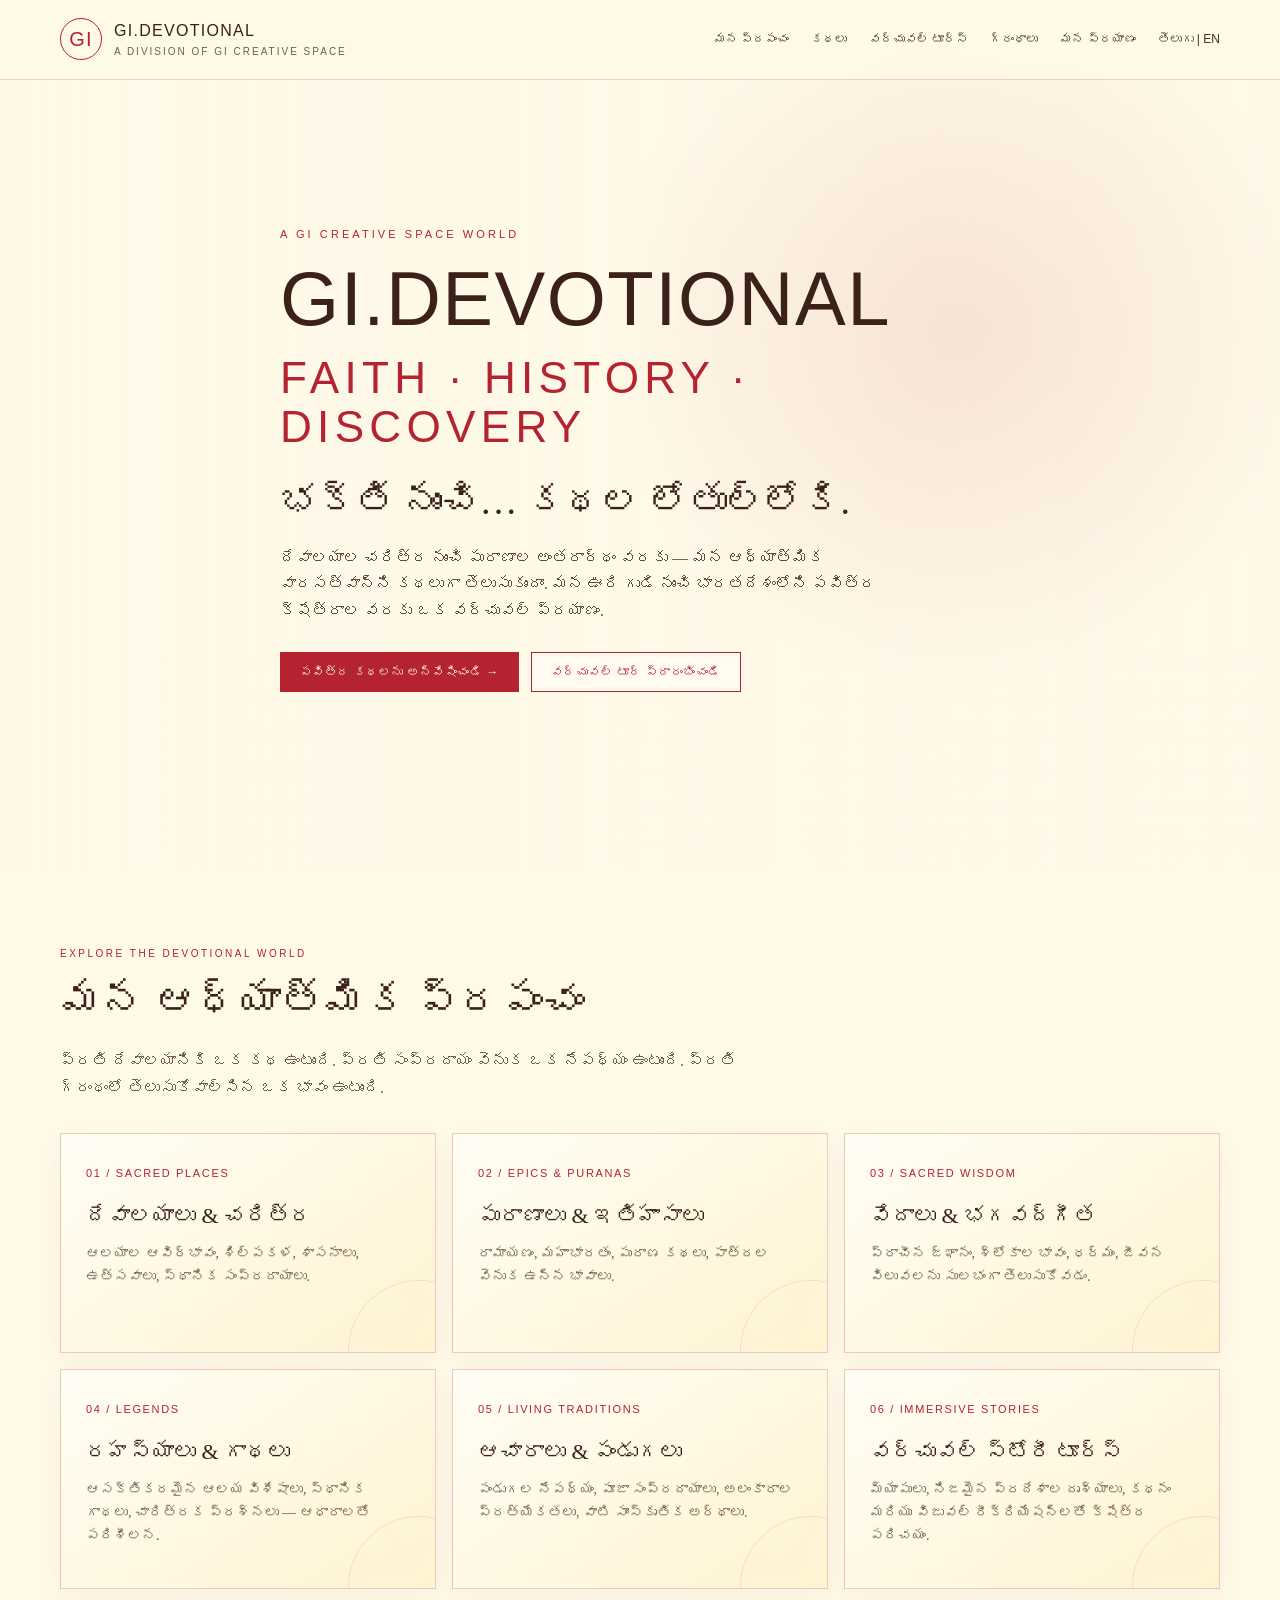
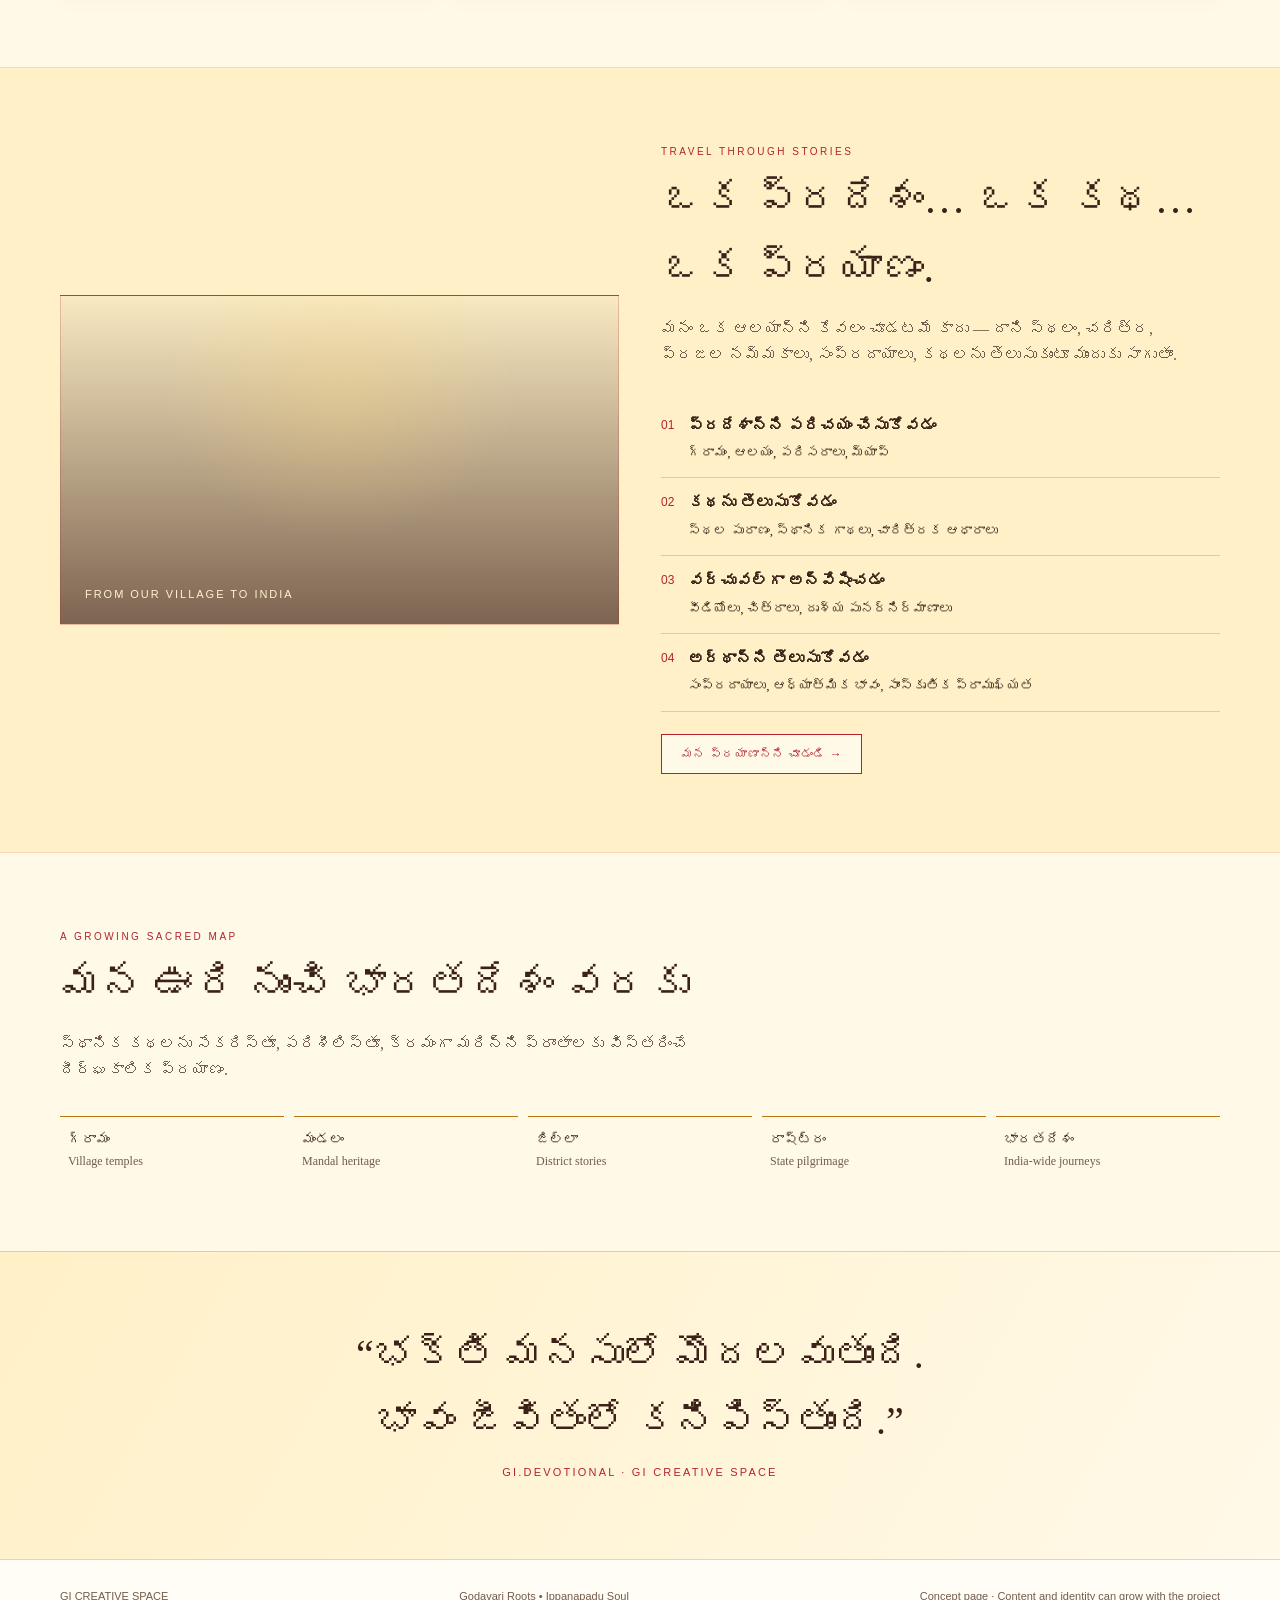
<file: gi_devotional.html>
<!DOCTYPE html>
<html lang="te">
<head>
<meta charset="UTF-8">
<meta name="viewport" content="width=device-width, initial-scale=1.0">
<title>GI.Devotional — Sacred Stories & Virtual Tours</title>
<style>
:root{--night:#fff9e8;--night2:#fff0c7;--gold:#b87512;--cream:#3b2118;--muted:#725c4b;--line:rgba(177,35,35,.22);--kumkuma:#b4232f;--pale:#fffdf5}
*{box-sizing:border-box}html{scroll-behavior:smooth}body{margin:0;background:var(--night);color:var(--cream);font-family:Georgia,"Noto Serif Telugu",serif;line-height:1.65}a{color:inherit;text-decoration:none}.wrap{width:min(1160px,92%);margin:auto}
header{position:absolute;top:0;left:0;width:100%;z-index:3;border-bottom:1px solid rgba(177,35,35,.18);background:rgba(255,249,232,.84);backdrop-filter:blur(10px)}
.nav{display:flex;align-items:center;justify-content:space-between;gap:24px;padding:18px 0}.brand{display:flex;align-items:center;gap:12px;font-family:Arial,sans-serif;letter-spacing:.08em}.mark{width:42px;height:42px;border:1px solid var(--kumkuma);border-radius:50%;display:grid;place-items:center;color:var(--kumkuma);font-size:20px}.brand small{display:block;color:var(--muted);font-size:10px;letter-spacing:.2em}.links{display:flex;gap:22px;align-items:center;font:12px Arial,sans-serif;color:#4b2b20}.links a:hover{color:var(--kumkuma)}
.hero{min-height:690px;display:flex;align-items:center;position:relative;overflow:hidden;background:linear-gradient(90deg,rgba(255,249,232,.97) 0%,rgba(255,249,232,.86) 43%,rgba(255,249,232,.22) 100%),linear-gradient(0deg,var(--night),transparent 25%),url('https://images.unsplash.com/photo-1605649487212-47bdab064df7?auto=format&fit=crop&w=1800&q=85');background-size:cover;background-position:center}
.hero:before{content:"";position:absolute;inset:0;background:radial-gradient(circle at 75% 38%,rgba(180,35,47,.10),transparent 33%);pointer-events:none}.hero-content{position:relative;z-index:1;padding:150px 0 100px;max-width:720px}.eyebrow{font:11px Arial,sans-serif;letter-spacing:.28em;text-transform:uppercase;color:var(--kumkuma)}h1{font:clamp(42px,7vw,76px)/1.12 Arial,sans-serif;letter-spacing:.02em;margin:16px 0 22px;color:#3b2118}h1 span{display:block;color:var(--kumkuma);font-size:.58em;letter-spacing:.12em;margin-top:12px}.hero h2{font-size:clamp(24px,3.5vw,38px);font-weight:400;line-height:1.45;margin:0 0 16px}.hero p{max-width:600px;color:#654b3b;font-size:16px}.actions{display:flex;flex-wrap:wrap;gap:12px;margin-top:28px}.btn{display:inline-block;padding:12px 19px;border:1px solid var(--kumkuma);font:12px Arial,sans-serif;letter-spacing:.04em;color:var(--kumkuma);background:rgba(255,253,245,.72)}.btn.primary{background:var(--kumkuma);border-color:var(--kumkuma);color:#fff9e8}.btn:hover{filter:brightness(1.08)}
section{padding:78px 0}.section-label{font:10px Arial,sans-serif;letter-spacing:.25em;color:var(--kumkuma);text-transform:uppercase}.section-title{font-size:clamp(28px,4vw,42px);font-weight:400;margin:8px 0 12px}.intro{max-width:680px;color:var(--muted);margin:0 0 32px}.cards{display:grid;grid-template-columns:repeat(3,1fr);gap:16px}.card{min-height:220px;padding:25px;border:1px solid var(--line);background:linear-gradient(145deg,#fffdf5,#fff3d1);position:relative;overflow:hidden;box-shadow:0 8px 24px rgba(108,62,22,.04)}.card:after{content:"";position:absolute;width:140px;height:140px;border:1px solid rgba(180,35,47,.12);border-radius:50%;right:-55px;bottom:-70px}.num{font:11px Arial,sans-serif;color:var(--kumkuma);letter-spacing:.15em}.card h3{font-size:22px;font-weight:400;margin:12px 0 8px}.card p{font-size:14px;color:var(--muted);margin:0}.tour{background:#fff0c7;border-top:1px solid rgba(177,35,35,.12);border-bottom:1px solid rgba(177,35,35,.12)}.tour-layout{display:grid;grid-template-columns:1fr 1fr;gap:42px;align-items:center}.tour-art{min-height:330px;border:1px solid var(--line);background:radial-gradient(ellipse at 50% 30%,rgba(255,218,120,.25),transparent 45%),linear-gradient(180deg,rgba(55,25,18,.03),rgba(55,25,18,.65)),url('https://images.unsplash.com/photo-1605649487212-47bdab064df7?auto=format&fit=crop&w=1000&q=85') center/cover;display:flex;align-items:end;padding:24px}.tour-art span{font:11px Arial,sans-serif;letter-spacing:.18em;color:#fff3ce}.steps{list-style:none;padding:0;margin:22px 0}.steps li{padding:12px 0;border-bottom:1px solid var(--line);display:flex;gap:14px}.steps b{color:var(--kumkuma);font:12px Arial,sans-serif;padding-top:5px}.journey{display:grid;grid-template-columns:repeat(5,1fr);gap:10px;margin-top:28px}.place{border-top:1px solid var(--gold);padding:14px 8px 0}.place strong{display:block;font:14px Arial,sans-serif}.place small{color:var(--muted);font-size:12px}
.quote{text-align:center;padding:70px 20px;background:linear-gradient(120deg,#fff0c7,#fff9e8);border-top:1px solid var(--line)}.quote blockquote{font-size:clamp(24px,4vw,40px);margin:0 auto 12px;max-width:800px;font-weight:400}.quote p{color:var(--kumkuma);font:11px Arial,sans-serif;letter-spacing:.2em}
footer{padding:30px 0;border-top:1px solid var(--line);color:var(--muted);font:11px Arial,sans-serif;background:#fffdf5}.foot{display:flex;justify-content:space-between;gap:16px;flex-wrap:wrap}
@media(max-width:800px){.links{display:none}.hero{min-height:650px;background-position:60% center}.cards{grid-template-columns:repeat(2,1fr)}.tour-layout{grid-template-columns:1fr}.tour-art{min-height:260px}.journey{grid-template-columns:repeat(2,1fr)}}
@media(max-width:520px){.cards{grid-template-columns:1fr}.card{min-height:175px}.hero-content{padding-top:130px}.nav{padding:13px 0}.brand{font-size:13px}}
</style>
</head>
<body>
<header><div class="wrap nav">
  <a class="brand" href="#"><span class="mark">GI</span><span>GI.DEVOTIONAL<small>A DIVISION OF GI CREATIVE SPACE</small></span></a>
  <nav class="links"><a href="#world">మన ప్రపంచం</a><a href="#stories">కథలు</a><a href="#tours">వర్చువల్ టూర్స్</a><a href="#scriptures">గ్రంథాలు</a><a href="#journey">మన ప్రయాణం</a><a href="#en">తెలుగు | EN</a></nav>
</div></header>
<main>
<section class="hero"><div class="wrap hero-content">
  <div class="eyebrow">A GI CREATIVE SPACE WORLD</div>
  <h1>GI.DEVOTIONAL<span>FAITH · HISTORY · DISCOVERY</span></h1>
  <h2>భక్తి నుంచి… కథల లోతుల్లోకి.</h2>
  <p>దేవాలయాల చరిత్ర నుంచి పురాణాల అంతరార్థం వరకు — మన ఆధ్యాత్మిక వారసత్వాన్ని కథలుగా తెలుసుకుందాం. మన ఊరి గుడి నుంచి భారతదేశంలోని పవిత్ర క్షేత్రాల వరకు ఒక వర్చువల్ ప్రయాణం.</p>
  <div class="actions"><a class="btn primary" href="#stories">పవిత్ర కథలను అన్వేషించండి →</a><a class="btn" href="#tours">వర్చువల్ టూర్ ప్రారంభించండి</a></div>
</div></section>
<section id="world"><div class="wrap">
  <div class="section-label">EXPLORE THE DEVOTIONAL WORLD</div><h2 class="section-title">మన ఆధ్యాత్మిక ప్రపంచం</h2>
  <p class="intro">ప్రతి దేవాలయానికి ఒక కథ ఉంటుంది. ప్రతి సంప్రదాయం వెనుక ఒక నేపథ్యం ఉంటుంది. ప్రతి గ్రంథంలో తెలుసుకోవాల్సిన ఒక భావం ఉంటుంది.</p>
  <div class="cards" id="stories">
    <article class="card"><span class="num">01 / SACRED PLACES</span><h3>దేవాలయాలు & చరిత్ర</h3><p>ఆలయాల ఆవిర్భావం, శిల్పకళ, శాసనాలు, ఉత్సవాలు, స్థానిక సంప్రదాయాలు.</p></article>
    <article class="card" id="scriptures"><span class="num">02 / EPICS & PURANAS</span><h3>పురాణాలు & ఇతిహాసాలు</h3><p>రామాయణం, మహాభారతం, పురాణ కథలు, పాత్రల వెనుక ఉన్న భావాలు.</p></article>
    <article class="card"><span class="num">03 / SACRED WISDOM</span><h3>వేదాలు & భగవద్గీత</h3><p>ప్రాచీన జ్ఞానం, శ్లోకాల భావం, ధర్మం, జీవన విలువలను సులభంగా తెలుసుకోవడం.</p></article>
    <article class="card"><span class="num">04 / LEGENDS</span><h3>రహస్యాలు & గాథలు</h3><p>ఆసక్తికరమైన ఆలయ విశేషాలు, స్థానిక గాథలు, చారిత్రక ప్రశ్నలు — ఆధారాలతో పరిశీలన.</p></article>
    <article class="card"><span class="num">05 / LIVING TRADITIONS</span><h3>ఆచారాలు & పండుగలు</h3><p>పండుగల నేపథ్యం, పూజా సంప్రదాయాలు, అలంకారాల ప్రత్యేకతలు, వాటి సాంస్కృతిక అర్థాలు.</p></article>
    <article class="card"><span class="num">06 / IMMERSIVE STORIES</span><h3>వర్చువల్ స్టోరీ టూర్స్</h3><p>మ్యాపులు, నిజమైన ప్రదేశాల దృశ్యాలు, కథనం మరియు విజువల్ రీక్రియేషన్లతో క్షేత్ర పరిచయం.</p></article>
  </div>
</div></section>
<section class="tour" id="tours"><div class="wrap tour-layout">
  <div class="tour-art"><span>FROM OUR VILLAGE TO INDIA</span></div>
  <div><div class="section-label">TRAVEL THROUGH STORIES</div><h2 class="section-title">ఒక ప్రదేశం… ఒక కథ… ఒక ప్రయాణం.</h2>
  <p class="intro">మనం ఒక ఆలయాన్ని కేవలం చూడటమే కాదు — దాని స్థలం, చరిత్ర, ప్రజల నమ్మకాలు, సంప్రదాయాలు, కథలను తెలుసుకుంటూ ముందుకు సాగుతాం.</p>
  <ul class="steps"><li><b>01</b><span><strong>ప్రదేశాన్ని పరిచయం చేసుకోవడం</strong><br><small>గ్రామం, ఆలయం, పరిసరాలు, మ్యాప్</small></span></li><li><b>02</b><span><strong>కథను తెలుసుకోవడం</strong><br><small>స్థల పురాణం, స్థానిక గాథలు, చారిత్రక ఆధారాలు</small></span></li><li><b>03</b><span><strong>వర్చువల్‌గా అన్వేషించడం</strong><br><small>వీడియోలు, చిత్రాలు, దృశ్య పునర్నిర్మాణాలు</small></span></li><li><b>04</b><span><strong>అర్థాన్ని తెలుసుకోవడం</strong><br><small>సంప్రదాయాలు, ఆధ్యాత్మిక భావం, సాంస్కృతిక ప్రాముఖ్యత</small></span></li></ul>
  <a class="btn" href="#journey">మన ప్రయాణాన్ని చూడండి →</a></div>
</div></section>
<section id="journey"><div class="wrap"><div class="section-label">A GROWING SACRED MAP</div><h2 class="section-title">మన ఊరి నుంచి భారతదేశం వరకు</h2><p class="intro">స్థానిక కథలను సేకరిస్తూ, పరిశీలిస్తూ, క్రమంగా మరిన్ని ప్రాంతాలకు విస్తరించే దీర్ఘకాలిక ప్రయాణం.</p>
<div class="journey"><div class="place"><strong>గ్రామం</strong><small>Village temples</small></div><div class="place"><strong>మండలం</strong><small>Mandal heritage</small></div><div class="place"><strong>జిల్లా</strong><small>District stories</small></div><div class="place"><strong>రాష్ట్రం</strong><small>State pilgrimage</small></div><div class="place"><strong>భారతదేశం</strong><small>India-wide journeys</small></div></div></div></section>
<div class="quote"><blockquote>“భక్తి మనసులో మొదలవుతుంది.<br>భావం జీవితంలో కనిపిస్తుంది.”</blockquote><p>GI.DEVOTIONAL · GI CREATIVE SPACE</p></div>
</main>
<footer><div class="wrap foot"><span>GI CREATIVE SPACE</span><span>Godavari Roots • Ippanapadu Soul</span><span>Concept page · Content and identity can grow with the project</span></div></footer>
</body></html>
</file>
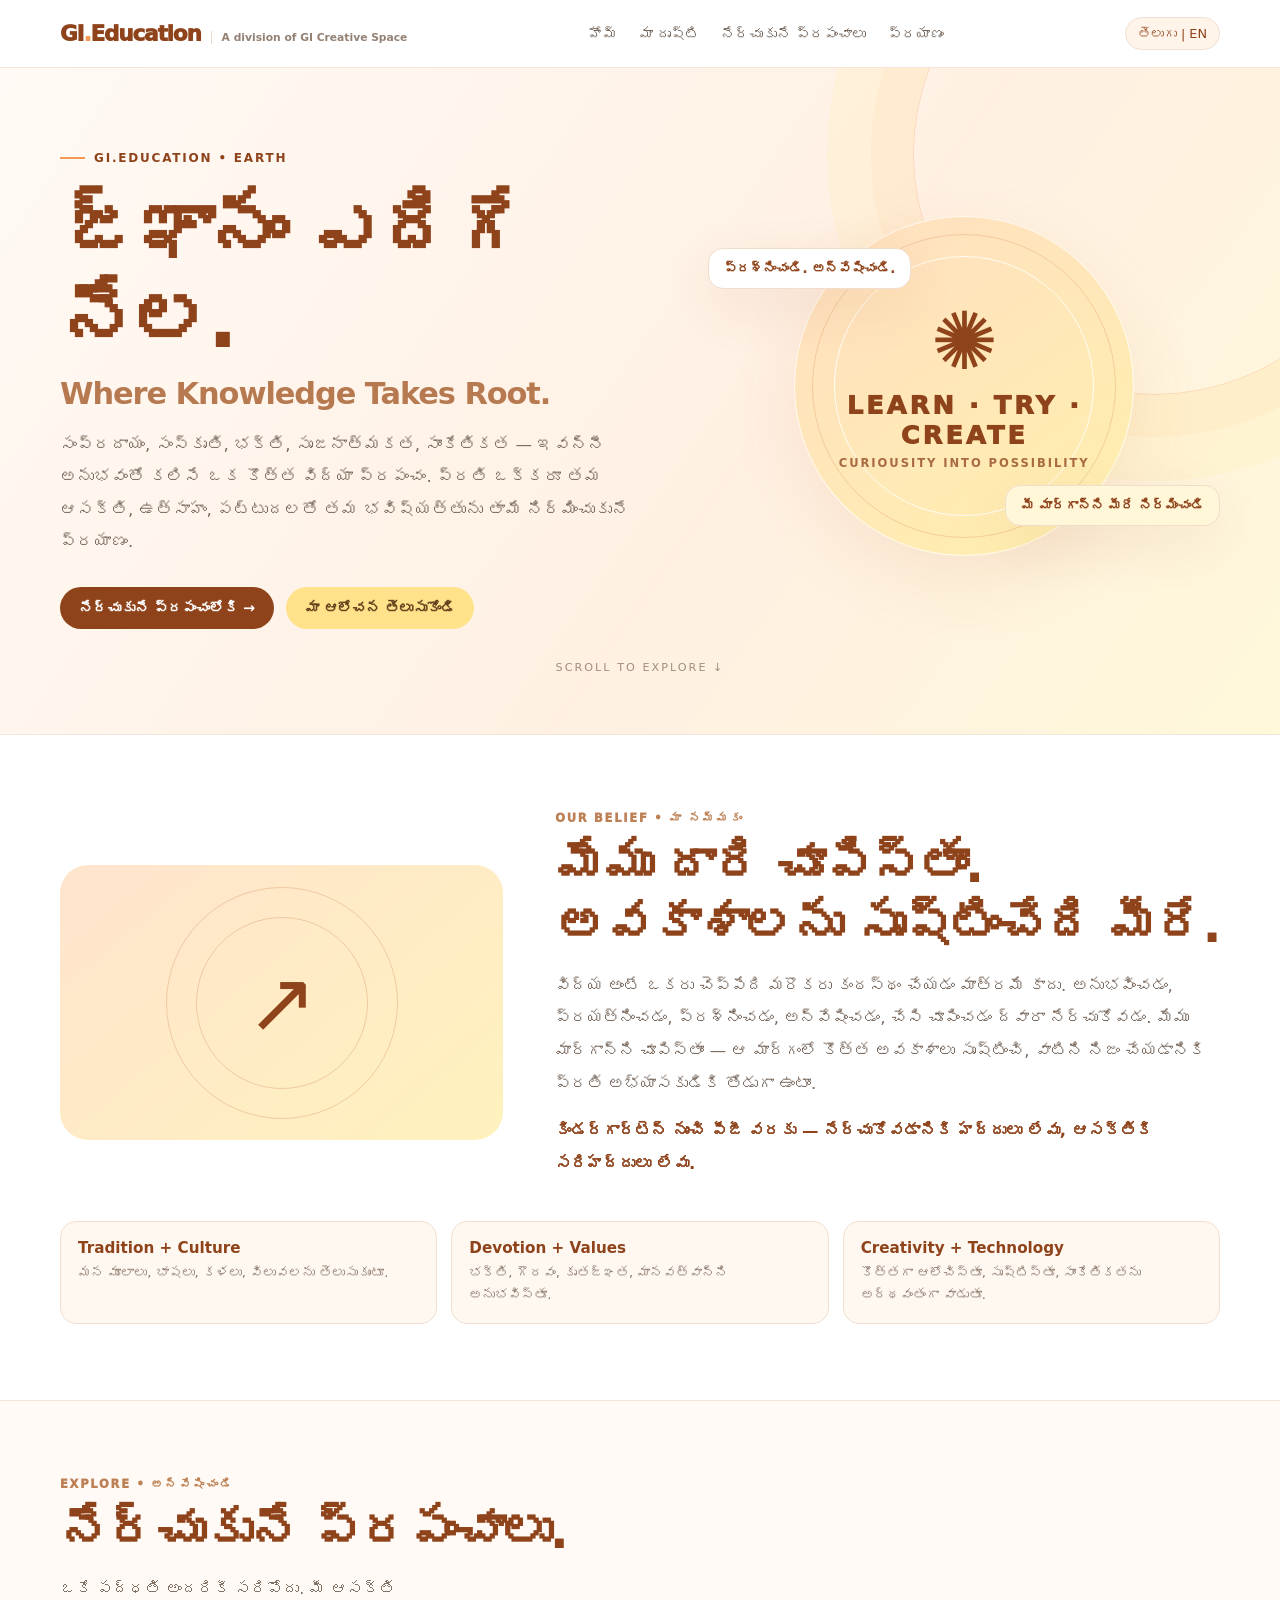
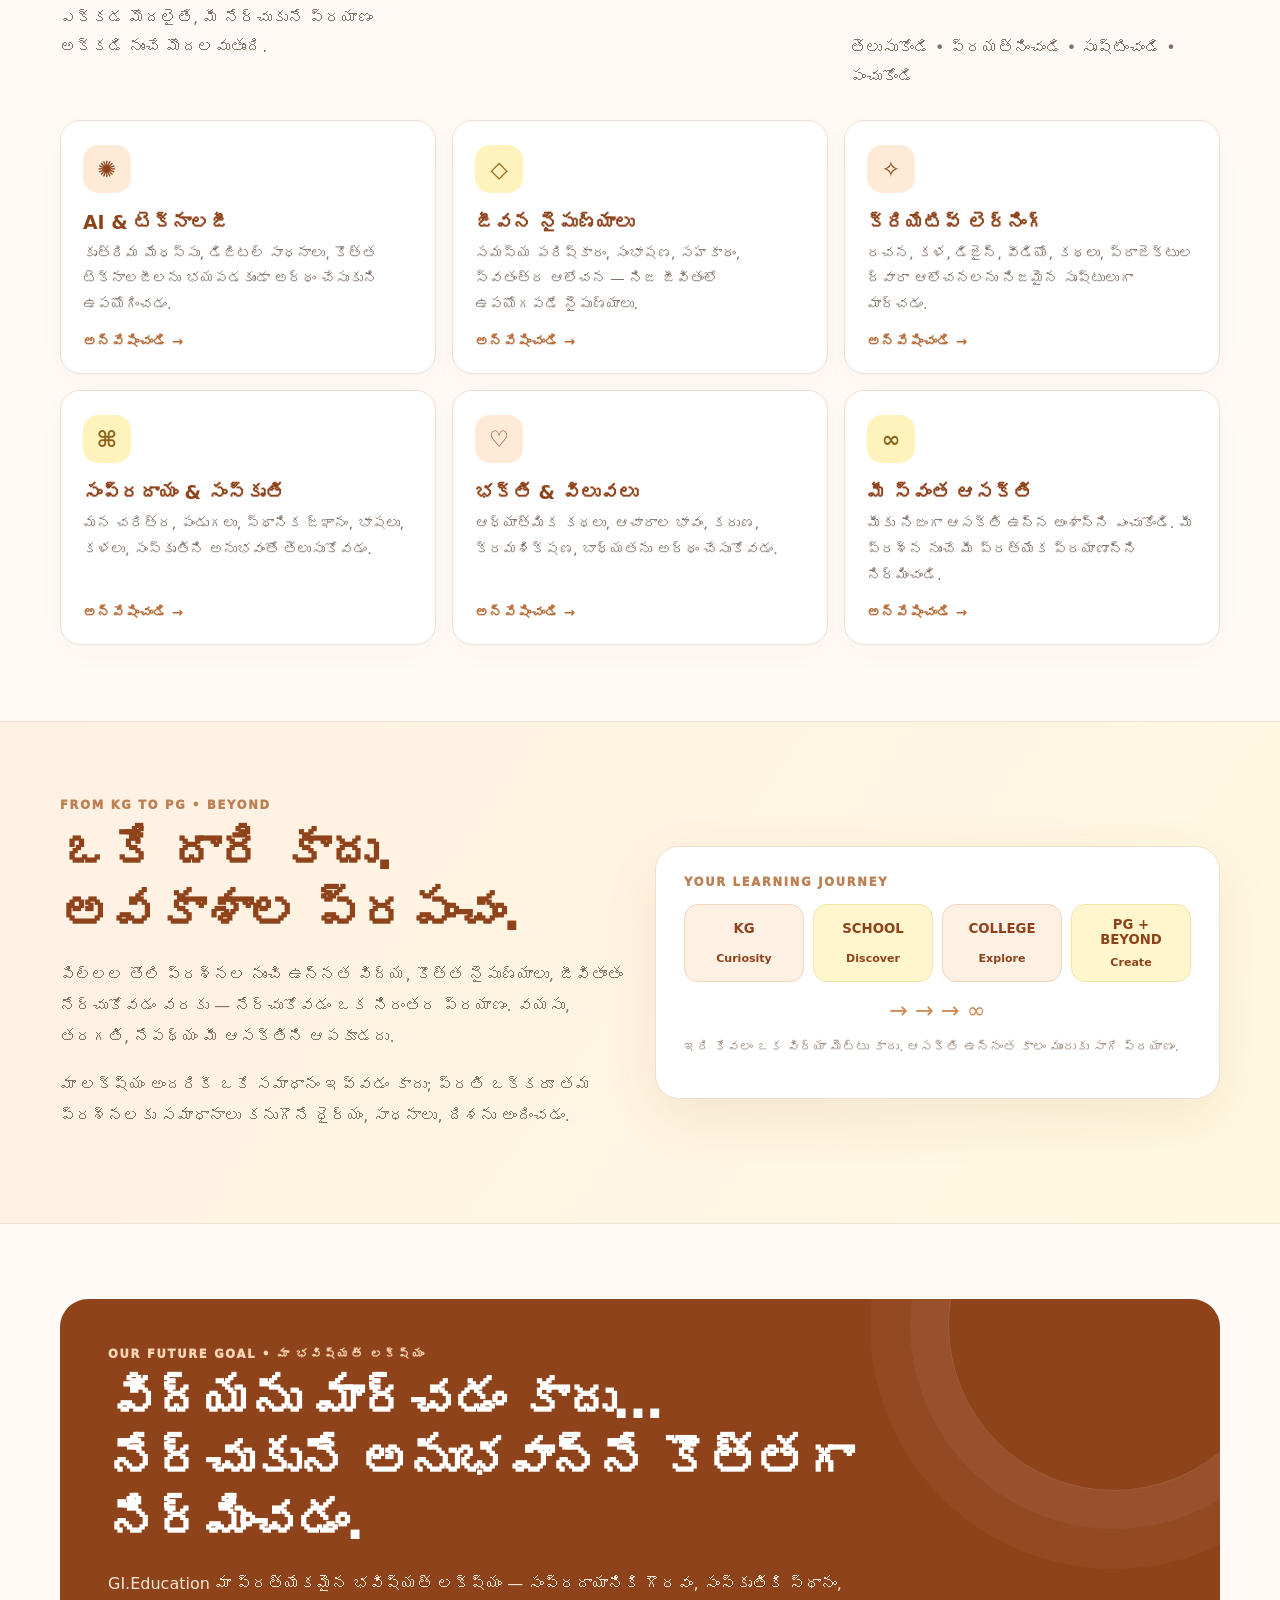
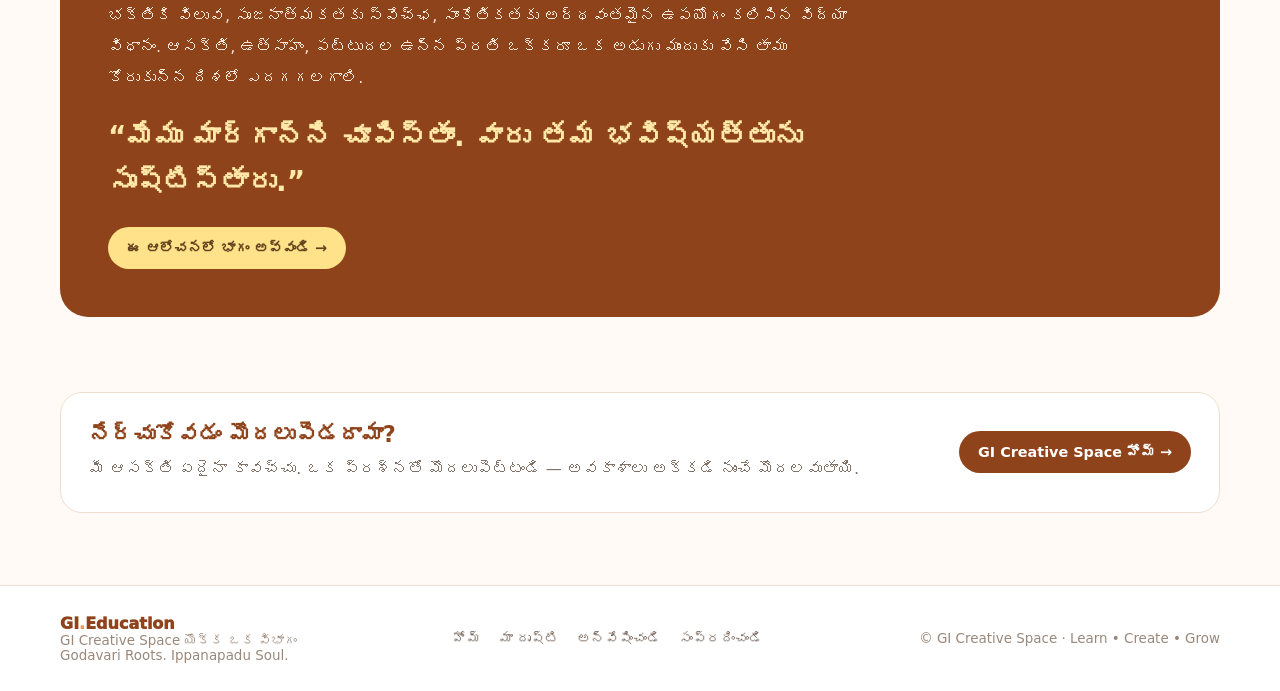
<file: gi_education.html>
<!DOCTYPE html>
<html lang="te">
<head>
<meta charset="UTF-8"><meta name="viewport" content="width=device-width, initial-scale=1.0">
<meta name="theme-color" content="#fff8f1">
<meta name="description" content="GI.Education — A division of GI Creative Space. Tradition, culture, devotion, creativity and technology through experience-led learning.">
<title>GI.Education | జ్ఞానం ఎదిగే నేల</title>
<style>
:root{--paper:#fffaf5;--white:#fff;--orange:#f29a55;--orange-dark:#8f431b;--orange-soft:#ffead8;--yellow:#ffe28a;--ink:#3d3028;--muted:#817268;--line:#f0dfd2;--shadow:0 18px 55px rgba(143,67,27,.09)}
*{box-sizing:border-box}html{scroll-behavior:smooth;scroll-padding-top:24px}body{margin:0;background:var(--paper);color:var(--ink);font-family:Inter,"Noto Sans Telugu","Nirmala UI",system-ui,-apple-system,BlinkMacSystemFont,"Segoe UI",sans-serif}a{color:inherit;text-decoration:none}.wrap{width:min(1160px,calc(100% - 40px));margin:auto}
.topbar{padding:17px 0;border-bottom:1px solid #f3e5d9;background:#fff;position:relative;z-index:5}.nav{display:flex;align-items:center;justify-content:space-between;gap:22px}.logo{display:flex;align-items:baseline;gap:0;font-size:1.35rem;letter-spacing:-.055em;font-weight:950;white-space:nowrap;color:var(--orange-dark)}.dot{color:var(--orange)}.logo small{font-size:.67rem;letter-spacing:0;color:#938174;font-weight:650;margin-left:10px;padding-left:10px;border-left:1px solid #ecd9ca}.navlinks{display:flex;align-items:center;gap:22px;font-size:.9rem;color:#6d5d51}.navlinks a:hover{color:var(--orange-dark)}.language{border:1px solid var(--line);border-radius:999px;background:#fff4e9;padding:8px 12px;font:inherit;font-size:.8rem;color:var(--orange-dark);cursor:pointer;white-space:nowrap}
.hero{padding:76px 0 60px;position:relative;overflow:hidden;background:linear-gradient(125deg,#fffaf5 0%,#fff0e3 58%,#fff8d9 100%)}.hero:after{content:"";position:absolute;width:480px;height:480px;border:1px solid #f29a5544;border-radius:50%;right:-115px;top:-155px;box-shadow:0 0 0 42px #f29a5510,0 0 0 86px #ffe28a20;pointer-events:none}.hero-grid{display:grid;grid-template-columns:1.08fr .92fr;gap:48px;align-items:center;position:relative;z-index:1}.kicker{display:inline-flex;align-items:center;gap:9px;font-size:.75rem;letter-spacing:.15em;font-weight:900;color:var(--orange-dark);text-transform:uppercase}.kicker:before{content:"";height:2px;width:25px;background:var(--orange)}h1{font-size:clamp(2.8rem,6.2vw,5.5rem);line-height:1.12;letter-spacing:-.065em;margin:22px 0 18px;color:var(--orange-dark);font-weight:900}h1 .english{display:block;font-size:clamp(1.25rem,2.7vw,1.9rem);letter-spacing:-.035em;color:#b77a50;font-weight:650;margin-top:12px}.hero p{max-width:660px;color:#79695d;font-size:1.04rem;line-height:1.95;margin:0}.actions{display:flex;flex-wrap:wrap;gap:12px;margin-top:28px}.btn{display:inline-flex;align-items:center;justify-content:center;gap:10px;padding:13px 19px;border-radius:999px;font-weight:850;font-size:.9rem;transition:transform .2s,box-shadow .2s}.btn:hover{transform:translateY(-2px);box-shadow:var(--shadow)}.btn.primary{background:var(--orange-dark);color:#fff}.btn.secondary{background:var(--yellow);color:#62411d}.hero-art{min-height:360px;position:relative;display:grid;place-items:center}.orbit{width:min(340px,78vw);aspect-ratio:1;border-radius:50%;background:linear-gradient(145deg,#ffdfc2,#fff0ad);display:grid;place-items:center;position:relative;box-shadow:inset 0 0 0 1px #ffffffc9,0 25px 70px #b96a321b}.orbit:before,.orbit:after{content:"";position:absolute;border:1px solid #d889554d;border-radius:50%;inset:18px}.orbit:after{inset:40px;border-color:#fffdf5}.learning-symbol{position:relative;z-index:1;text-align:center;color:var(--orange-dark)}.learning-symbol .sun{font-size:5rem;line-height:1}.learning-symbol .letters{font-size:1.6rem;letter-spacing:.12em;font-weight:950;margin-top:8px}.learning-symbol small{display:block;font-size:.72rem;letter-spacing:.17em;margin-top:6px;color:#a96a42;font-weight:850}.float{position:absolute;background:#fff;border:1px solid #f1ddcc;border-radius:15px;padding:12px 15px;box-shadow:var(--shadow);font-weight:850;color:var(--orange-dark);font-size:.84rem}.float.one{left:0;top:42px}.float.two{right:0;bottom:40px;background:#fff7d8}.scroll-cue{font-size:.7rem;letter-spacing:.18em;color:#a38e7d;text-align:center;margin-top:32px}
section.content{padding:76px 0}.overline{font-size:.72rem;letter-spacing:.15em;text-transform:uppercase;color:#bd8054;font-weight:950}.section-intro{max-width:760px;margin-bottom:30px}h2{font-size:clamp(1.9rem,4vw,3.15rem);line-height:1.2;letter-spacing:-.05em;color:var(--orange-dark);margin:10px 0 14px}.section-intro p{color:var(--muted);line-height:1.95;margin:0}.manifesto{background:#fff;border-block:1px solid #f2e6db}.manifesto-grid{display:grid;grid-template-columns:.8fr 1.2fr;gap:52px;align-items:center}.manifesto-art{min-height:275px;border-radius:28px;background:linear-gradient(140deg,#ffe4ce,#fff2bd);display:grid;place-items:center;position:relative;overflow:hidden}.manifesto-art:before,.manifesto-art:after{content:"";position:absolute;width:230px;height:230px;border:1px solid #c77b4a4d;border-radius:50%}.manifesto-art:after{width:170px;height:170px}.path-icon{position:relative;z-index:1;font-size:5.3rem;color:var(--orange-dark)}.manifesto-copy p{font-size:1.03rem;color:#78685d;line-height:2;margin:0 0 14px}.manifesto-copy strong{color:var(--orange-dark)}.principles{display:grid;grid-template-columns:repeat(3,minmax(0,1fr));gap:14px;margin-top:26px}.principle{background:#fff8f1;border:1px solid #f2dfcf;border-radius:16px;padding:17px}.principle b{display:block;color:var(--orange-dark);font-size:.95rem;margin-bottom:5px}.principle span{font-size:.82rem;color:#8b796b;line-height:1.65}
.explore-head{display:flex;justify-content:space-between;align-items:end;gap:24px;margin-bottom:28px}.explore-head p{max-width:370px;color:var(--muted);line-height:1.8;margin:0}.world-grid{display:grid;grid-template-columns:repeat(3,minmax(0,1fr));gap:16px}.world{background:#fff;border:1px solid var(--line);border-radius:20px;padding:24px 22px;min-height:220px;display:flex;flex-direction:column;box-shadow:0 8px 28px #8f431b07;transition:transform .2s,box-shadow .2s}.world:hover{transform:translateY(-4px);box-shadow:var(--shadow)}.world-icon{width:48px;height:48px;border-radius:15px;display:grid;place-items:center;background:#ffead8;color:var(--orange-dark);font-size:1.4rem;font-weight:900}.world:nth-child(even) .world-icon{background:#fff3bd;color:#8c651c}.world h3{font-size:1.18rem;margin:18px 0 8px;color:var(--orange-dark)}.world p{font-size:.9rem;line-height:1.8;color:var(--muted);margin:0 0 15px}.world a{margin-top:auto;color:#b86d39;font-size:.85rem;font-weight:900}.path-section{background:linear-gradient(125deg,#fff0e4,#fff9df);border-block:1px solid #f0e2d1}.path-grid{display:grid;grid-template-columns:1fr 1fr;gap:30px;align-items:center}.path-copy p{color:var(--muted);line-height:1.95}.path-visual{background:#fff;border:1px solid #f0dfd0;border-radius:24px;padding:28px;box-shadow:var(--shadow)}.steps{display:grid;grid-template-columns:repeat(4,1fr);gap:9px;align-items:center;margin:15px 0}.step{min-height:78px;border-radius:14px;background:#fff0e4;border:1px solid #f2d5bd;display:grid;place-items:center;text-align:center;color:var(--orange-dark);font-weight:900;font-size:.83rem;padding:8px}.step:nth-child(even){background:#fff6cd;border-color:#f0e4a7}.arrowline{text-align:center;color:#d18a50;font-size:1.4rem}.path-note{font-size:.8rem;color:#998576;line-height:1.7}.future{padding:75px 0}.future-panel{background:var(--orange-dark);border-radius:28px;padding:48px;position:relative;overflow:hidden;color:white}.future-panel:after{content:"";position:absolute;width:330px;height:330px;border:1px solid #ffffff24;border-radius:50%;right:-60px;top:-140px;box-shadow:0 0 0 38px #ffffff0b,0 0 0 78px #ffffff08}.future-panel h2{color:#fff;max-width:800px}.future-panel p{max-width:760px;color:#f8e5d8;line-height:1.95}.future-panel .btn{position:relative;z-index:1}.future-quote{font-size:clamp(1.2rem,2.5vw,1.75rem);font-weight:850;line-height:1.6;color:#ffe8a8;max-width:780px;margin:22px 0}.contact-strip{padding:0 0 72px}.contact-card{border:1px solid #f0dfd0;background:#fff;border-radius:22px;padding:28px;display:flex;align-items:center;justify-content:space-between;gap:24px}.contact-card p{margin:0;color:var(--muted);line-height:1.8}.contact-card h3{margin:0 0 8px;color:var(--orange-dark);font-size:1.4rem}footer{padding:28px 0;background:#fff;border-top:1px solid var(--line)}.footer-row{display:flex;justify-content:space-between;gap:20px;align-items:center;flex-wrap:wrap}.footer-brand{font-weight:950;color:var(--orange-dark)}.footer-brand span{color:var(--orange)}.footer-tag{font-size:.84rem;color:#9a887a}.footer-links{display:flex;gap:18px;flex-wrap:wrap;font-size:.86rem;color:#756458}.footer-links a:hover{color:var(--orange-dark)}
@media(max-width:900px){.hero-grid,.manifesto-grid,.path-grid{grid-template-columns:1fr;gap:30px}.hero-art{min-height:300px}.world-grid{grid-template-columns:repeat(2,minmax(0,1fr))}.explore-head{align-items:start;flex-direction:column}}@media(max-width:600px){.wrap{width:min(100% - 28px,1160px)}.topbar{padding:13px 0}.logo{font-size:1.2rem;flex-wrap:wrap}.logo small{font-size:.61rem;margin-left:7px;padding-left:7px}.nav{gap:10px;flex-wrap:wrap}.navlinks{gap:12px;font-size:.81rem;flex-wrap:wrap}.language{margin-left:auto}.hero{padding:52px 0 42px}.hero-art{min-height:260px}.orbit{width:250px}.float.one{left:-3px;top:25px}.float.two{right:-3px;bottom:20px}.learning-symbol .sun{font-size:4rem}section.content{padding:54px 0}.world-grid{grid-template-columns:1fr}.principles{grid-template-columns:1fr}.manifesto-art{min-height:210px}.future-panel{padding:30px 23px}.contact-card{align-items:flex-start;flex-direction:column}.steps{grid-template-columns:repeat(2,1fr)}.path-visual{padding:20px}}
</style></head>
<body>
<header id="top"><div class="topbar"><div class="wrap"><nav class="nav">
<a class="logo" href="#top" aria-label="GI.Education home">GI<span class="dot">.</span>Education<small>A division of GI Creative Space</small></a>
<div class="navlinks"><a href="https://gicreativespace.github.io/gi/index.html" data-te="హోమ్" data-en="Home">హోమ్</a><a href="#vision" data-te="మా దృష్టి" data-en="Our Vision">మా దృష్టి</a><a href="#explore" data-te="నేర్చుకునే ప్రపంచాలు" data-en="Explore">నేర్చుకునే ప్రపంచాలు</a><a href="#path" data-te="ప్రయాణం" data-en="Learning Path">ప్రయాణం</a></div>
<button class="language" id="languageToggle" type="button" aria-label="Switch language">తెలుగు | EN</button></nav></div></div>
<section class="hero"><div class="wrap"><div class="hero-grid"><div>
<div class="kicker">GI.EDUCATION • EARTH</div>
<h1><span data-te="జ్ఞానం ఎదిగే నేల." data-en="A Ground for Growing Minds.">జ్ఞానం ఎదిగే నేల.</span><span class="english" data-te="Where Knowledge Takes Root." data-en="Where Knowledge Takes Root.">Where Knowledge Takes Root.</span></h1>
<p data-te="సంప్రదాయం, సంస్కృతి, భక్తి, సృజనాత్మకత, సాంకేతికత — ఇవన్నీ అనుభవంతో కలిసే ఒక కొత్త విద్యా ప్రపంచం. ప్రతి ఒక్కరూ తమ ఆసక్తి, ఉత్సాహం, పట్టుదలతో తమ భవిష్యత్తును తామే నిర్మించుకునే ప్రయాణం." data-en="A new world of learning where tradition, culture, devotion, creativity and technology meet through experience. A journey where every learner can build their own future with curiosity, passion and persistence.">సంప్రదాయం, సంస్కృతి, భక్తి, సృజనాత్మకత, సాంకేతికత — ఇవన్నీ అనుభవంతో కలిసే ఒక కొత్త విద్యా ప్రపంచం. ప్రతి ఒక్కరూ తమ ఆసక్తి, ఉత్సాహం, పట్టుదలతో తమ భవిష్యత్తును తామే నిర్మించుకునే ప్రయాణం.</p>
<div class="actions"><a class="btn primary" href="#explore" data-te="నేర్చుకునే ప్రపంచంలోకి →" data-en="Explore Learning →">నేర్చుకునే ప్రపంచంలోకి →</a><a class="btn secondary" href="#vision" data-te="మా ఆలోచన తెలుసుకోండి" data-en="Discover Our Vision">మా ఆలోచన తెలుసుకోండి</a></div>
</div><div class="hero-art" aria-label="Learning grows from curiosity and experience"><div class="orbit"><div class="learning-symbol"><div class="sun">✺</div><div class="letters">LEARN · TRY · CREATE</div><small>CURIOUSITY INTO POSSIBILITY</small></div></div><div class="float one" data-te="ప్రశ్నించండి. అన్వేషించండి." data-en="Ask. Explore.">ప్రశ్నించండి. అన్వేషించండి.</div><div class="float two" data-te="మీ మార్గాన్ని మీరే నిర్మించండి" data-en="Create Your Own Path">మీ మార్గాన్ని మీరే నిర్మించండి</div></div></div><div class="scroll-cue">SCROLL TO EXPLORE ↓</div></div></section></header>
<section class="content manifesto" id="vision"><div class="wrap"><div class="manifesto-grid"><div class="manifesto-art"><div class="path-icon">↗</div></div><div class="manifesto-copy"><div class="overline">OUR BELIEF • మా నమ్మకం</div><h2 data-te="మేము దారి చూపిస్తాం. అవకాశాలను సృష్టించేది మీరే." data-en="We show the way. You create the possibilities.">మేము దారి చూపిస్తాం. అవకాశాలను సృష్టించేది మీరే.</h2><p data-te="విద్య అంటే ఒకరు చెప్పేది మరొకరు కంఠస్థం చేయడం మాత్రమే కాదు. అనుభవించడం, ప్రయత్నించడం, ప్రశ్నించడం, అన్వేషించడం, చేసి చూపించడం ద్వారా నేర్చుకోవడం. మేము మార్గాన్ని చూపిస్తాం — ఆ మార్గంలో కొత్త అవకాశాలు సృష్టించి, వాటిని నిజం చేయడానికి ప్రతి అభ్యాసకుడికి తోడుగా ఉంటాం." data-en="Education is not simply one person speaking while another memorizes. It is learning through experience, experimentation, questions, exploration and making things real. We show the route—and support each learner as they discover possibilities and bring them to life.">విద్య అంటే ఒకరు చెప్పేది మరొకరు కంఠస్థం చేయడం మాత్రమే కాదు. అనుభవించడం, ప్రయత్నించడం, ప్రశ్నించడం, అన్వేషించడం, చేసి చూపించడం ద్వారా నేర్చుకోవడం. మేము మార్గాన్ని చూపిస్తాం — ఆ మార్గంలో కొత్త అవకాశాలు సృష్టించి, వాటిని నిజం చేయడానికి ప్రతి అభ్యాసకుడికి తోడుగా ఉంటాం.</p><p data-te="కిండర్‌గార్టెన్‌ నుంచి పీజీ వరకు — నేర్చుకోవడానికి హద్దులు లేవు, ఆసక్తికి సరిహద్దులు లేవు." data-en="From KG to PG—learning has no limits, and curiosity has no boundaries."><strong>కిండర్‌గార్టెన్‌ నుంచి పీజీ వరకు — నేర్చుకోవడానికి హద్దులు లేవు, ఆసక్తికి సరిహద్దులు లేవు.</strong></p></div></div>
<div class="principles"><div class="principle"><b>Tradition + Culture</b><span data-te="మన మూలాలు, భాషలు, కళలు, విలువలను తెలుసుకుంటూ." data-en="Learning from our roots, languages, arts and values.">మన మూలాలు, భాషలు, కళలు, విలువలను తెలుసుకుంటూ.</span></div><div class="principle"><b>Devotion + Values</b><span data-te="భక్తి, గౌరవం, కృతజ్ఞత, మానవత్వాన్ని అనుభవిస్తూ." data-en="Experiencing devotion, respect, gratitude and humanity.">భక్తి, గౌరవం, కృతజ్ఞత, మానవత్వాన్ని అనుభవిస్తూ.</span></div><div class="principle"><b>Creativity + Technology</b><span data-te="కొత్తగా ఆలోచిస్తూ, సృష్టిస్తూ, సాంకేతికతను అర్థవంతంగా వాడుతూ." data-en="Thinking differently, creating boldly and using technology meaningfully.">కొత్తగా ఆలోచిస్తూ, సృష్టిస్తూ, సాంకేతికతను అర్థవంతంగా వాడుతూ.</span></div></div></div></section>
<section class="content" id="explore"><div class="wrap"><div class="explore-head"><div class="section-intro"><div class="overline">EXPLORE • అన్వేషించండి</div><h2 data-te="నేర్చుకునే ప్రపంచాలు." data-en="Worlds Waiting to Be Explored.">నేర్చుకునే ప్రపంచాలు.</h2><p data-te="ఒకే పద్ధతి అందరికీ సరిపోదు. మీ ఆసక్తి ఎక్కడ మొదలైతే, మీ నేర్చుకునే ప్రయాణం అక్కడి నుంచే మొదలవుతుంది." data-en="One method does not fit everyone. Wherever your interest begins, your learning journey can begin there.">ఒకే పద్ధతి అందరికీ సరిపోదు. మీ ఆసక్తి ఎక్కడ మొదలైతే, మీ నేర్చుకునే ప్రయాణం అక్కడి నుంచే మొదలవుతుంది.</p></div><p data-te="తెలుసుకోండి • ప్రయత్నించండి • సృష్టించండి • పంచుకోండి" data-en="Discover • Experiment • Create • Share">తెలుసుకోండి • ప్రయత్నించండి • సృష్టించండి • పంచుకోండి</p></div>
<div class="world-grid">
<article class="world"><div class="world-icon">✺</div><h3 data-te="AI & టెక్నాలజీ" data-en="AI & Technology">AI & టెక్నాలజీ</h3><p data-te="కృత్రిమ మేధస్సు, డిజిటల్ సాధనాలు, కొత్త టెక్నాలజీలను భయపడకుండా అర్థం చేసుకుని ఉపయోగించడం." data-en="Understand and use artificial intelligence, digital tools and emerging technologies with confidence.">కృత్రిమ మేధస్సు, డిజిటల్ సాధనాలు, కొత్త టెక్నాలజీలను భయపడకుండా అర్థం చేసుకుని ఉపయోగించడం.</p><a href="#path" data-te="అన్వేషించండి →" data-en="Explore →">అన్వేషించండి →</a></article>
<article class="world"><div class="world-icon">◇</div><h3 data-te="జీవన నైపుణ్యాలు" data-en="Life Skills">జీవన నైపుణ్యాలు</h3><p data-te="సమస్య పరిష్కారం, సంభాషణ, సహకారం, స్వతంత్ర ఆలోచన — నిజ జీవితంలో ఉపయోగపడే నైపుణ్యాలు." data-en="Problem-solving, communication, collaboration and independent thinking for real life.">సమస్య పరిష్కారం, సంభాషణ, సహకారం, స్వతంత్ర ఆలోచన — నిజ జీవితంలో ఉపయోగపడే నైపుణ్యాలు.</p><a href="#path" data-te="అన్వేషించండి →" data-en="Explore →">అన్వేషించండి →</a></article>
<article class="world"><div class="world-icon">✧</div><h3 data-te="క్రియేటివ్ లెర్నింగ్" data-en="Creative Learning">క్రియేటివ్ లెర్నింగ్</h3><p data-te="రచన, కళ, డిజైన్, వీడియో, కథలు, ప్రాజెక్టుల ద్వారా ఆలోచనలను నిజమైన సృష్టులుగా మార్చడం." data-en="Turn ideas into real creations through writing, art, design, video, storytelling and projects.">రచన, కళ, డిజైన్, వీడియో, కథలు, ప్రాజెక్టుల ద్వారా ఆలోచనలను నిజమైన సృష్టులుగా మార్చడం.</p><a href="#path" data-te="అన్వేషించండి →" data-en="Explore →">అన్వేషించండి →</a></article>
<article class="world"><div class="world-icon">⌘</div><h3 data-te="సంప్రదాయం & సంస్కృతి" data-en="Tradition & Culture">సంప్రదాయం & సంస్కృతి</h3><p data-te="మన చరిత్ర, పండుగలు, స్థానిక జ్ఞానం, భాషలు, కళలు, సంస్కృతిని అనుభవంతో తెలుసుకోవడం." data-en="Explore our history, festivals, local wisdom, languages, arts and culture through experience.">మన చరిత్ర, పండుగలు, స్థానిక జ్ఞానం, భాషలు, కళలు, సంస్కృతిని అనుభవంతో తెలుసుకోవడం.</p><a href="#path" data-te="అన్వేషించండి →" data-en="Explore →">అన్వేషించండి →</a></article>
<article class="world"><div class="world-icon">♡</div><h3 data-te="భక్తి & విలువలు" data-en="Devotion & Values">భక్తి & విలువలు</h3><p data-te="ఆధ్యాత్మిక కథలు, ఆచారాల భావం, కరుణ, క్రమశిక్షణ, బాధ్యతను అర్థం చేసుకోవడం." data-en="Understand spiritual stories, the meaning behind traditions, compassion, discipline and responsibility.">ఆధ్యాత్మిక కథలు, ఆచారాల భావం, కరుణ, క్రమశిక్షణ, బాధ్యతను అర్థం చేసుకోవడం.</p><a href="#path" data-te="అన్వేషించండి →" data-en="Explore →">అన్వేషించండి →</a></article>
<article class="world"><div class="world-icon">∞</div><h3 data-te="మీ స్వంత ఆసక్తి" data-en="Your Own Curiosity">మీ స్వంత ఆసక్తి</h3><p data-te="మీకు నిజంగా ఆసక్తి ఉన్న అంశాన్ని ఎంచుకోండి. మీ ప్రశ్న నుంచే మీ ప్రత్యేక ప్రయాణాన్ని నిర్మించండి." data-en="Choose what genuinely interests you and build a unique learning journey from your own questions.">మీకు నిజంగా ఆసక్తి ఉన్న అంశాన్ని ఎంచుకోండి. మీ ప్రశ్న నుంచే మీ ప్రత్యేక ప్రయాణాన్ని నిర్మించండి.</p><a href="#path" data-te="అన్వేషించండి →" data-en="Explore →">అన్వేషించండి →</a></article>
</div></div></section>
<section class="content path-section" id="path"><div class="wrap"><div class="path-grid"><div class="path-copy"><div class="overline">FROM KG TO PG • BEYOND</div><h2 data-te="ఒకే దారి కాదు. అవకాశాల ప్రపంచం." data-en="Not One Track. A World of Possibilities.">ఒకే దారి కాదు. అవకాశాల ప్రపంచం.</h2><p data-te="పిల్లల తొలి ప్రశ్నల నుంచి ఉన్నత విద్య, కొత్త నైపుణ్యాలు, జీవితాంతం నేర్చుకోవడం వరకు — నేర్చుకోవడం ఒక నిరంతర ప్రయాణం. వయసు, తరగతి, నేపథ్యం మీ ఆసక్తిని ఆపకూడదు." data-en="From a child’s first questions to higher education, new skills and lifelong learning, education is an ongoing journey. Age, grade or background should not put a ceiling on curiosity.">పిల్లల తొలి ప్రశ్నల నుంచి ఉన్నత విద్య, కొత్త నైపుణ్యాలు, జీవితాంతం నేర్చుకోవడం వరకు — నేర్చుకోవడం ఒక నిరంతర ప్రయాణం. వయసు, తరగతి, నేపథ్యం మీ ఆసక్తిని ఆపకూడదు.</p><p data-te="మా లక్ష్యం అందరికీ ఒకే సమాధానం ఇవ్వడం కాదు; ప్రతి ఒక్కరూ తమ ప్రశ్నలకు సమాధానాలు కనుగొనే ధైర్యం, సాధనాలు, దిశను అందించడం." data-en="Our goal is not to give everyone the same answers, but to offer the confidence, tools and direction to find their own answers.">మా లక్ష్యం అందరికీ ఒకే సమాధానం ఇవ్వడం కాదు; ప్రతి ఒక్కరూ తమ ప్రశ్నలకు సమాధానాలు కనుగొనే ధైర్యం, సాధనాలు, దిశను అందించడం.</p></div><div class="path-visual"><div class="overline">YOUR LEARNING JOURNEY</div><div class="steps"><div class="step">KG<br><small>Curiosity</small></div><div class="step">SCHOOL<br><small>Discover</small></div><div class="step">COLLEGE<br><small>Explore</small></div><div class="step">PG + BEYOND<br><small>Create</small></div></div><div class="arrowline">→ → → ∞</div><p class="path-note" data-te="ఇది కేవలం ఒక విద్యా మెట్టు కాదు. ఆసక్తి ఉన్నంత కాలం ముందుకు సాగే ప్రయాణం." data-en="This is not just a ladder of qualifications. It is a journey that continues for as long as curiosity lives.">ఇది కేవలం ఒక విద్యా మెట్టు కాదు. ఆసక్తి ఉన్నంత కాలం ముందుకు సాగే ప్రయాణం.</p></div></div></div></section>
<section class="future"><div class="wrap"><div class="future-panel"><div class="overline" style="color:#ffd7b6">OUR FUTURE GOAL • మా భవిష్యత్ లక్ష్యం</div><h2 data-te="విద్యను మార్చడం కాదు… నేర్చుకునే అనుభవాన్నే కొత్తగా నిర్మించడం." data-en="Not just changing education. Reimagining the experience of learning.">విద్యను మార్చడం కాదు… నేర్చుకునే అనుభవాన్నే కొత్తగా నిర్మించడం.</h2><p data-te="GI.Education మా ప్రత్యేకమైన భవిష్యత్ లక్ష్యం — సంప్రదాయానికి గౌరవం, సంస్కృతికి స్థానం, భక్తికి విలువ, సృజనాత్మకతకు స్వేచ్ఛ, సాంకేతికతకు అర్థవంతమైన ఉపయోగం కలిసిన విద్యా విధానం. ఆసక్తి, ఉత్సాహం, పట్టుదల ఉన్న ప్రతి ఒక్కరూ ఒక అడుగు ముందుకు వేసి తాము కోరుకున్న దిశలో ఎదగగలగాలి." data-en="GI.Education is our special long-term vision: a learning system that respects tradition, values culture and devotion, gives creativity room to grow and uses technology with purpose. Everyone with curiosity, passion and commitment should be able to take a step forward and grow toward what they want to achieve.">GI.Education మా ప్రత్యేకమైన భవిష్యత్ లక్ష్యం — సంప్రదాయానికి గౌరవం, సంస్కృతికి స్థానం, భక్తికి విలువ, సృజనాత్మకతకు స్వేచ్ఛ, సాంకేతికతకు అర్థవంతమైన ఉపయోగం కలిసిన విద్యా విధానం. ఆసక్తి, ఉత్సాహం, పట్టుదల ఉన్న ప్రతి ఒక్కరూ ఒక అడుగు ముందుకు వేసి తాము కోరుకున్న దిశలో ఎదగగలగాలి.</p><div class="future-quote" data-te="“మేము మార్గాన్ని చూపిస్తాం. వారు తమ భవిష్యత్తును సృష్టిస్తారు.”" data-en="“We show the way. They create the future.”">“మేము మార్గాన్ని చూపిస్తాం. వారు తమ భవిష్యత్తును సృష్టిస్తారు.”</div><a class="btn secondary" href="#contact" data-te="ఈ ఆలోచనలో భాగం అవ్వండి →" data-en="Be Part of the Vision →">ఈ ఆలోచనలో భాగం అవ్వండి →</a></div></div></section>
<section class="contact-strip" id="contact"><div class="wrap"><div class="contact-card"><div><h3 data-te="నేర్చుకోవడం మొదలుపెడదామా?" data-en="Shall We Begin Learning?">నేర్చుకోవడం మొదలుపెడదామా?</h3><p data-te="మీ ఆసక్తి ఏదైనా కావచ్చు. ఒక ప్రశ్నతో మొదలుపెట్టండి — అవకాశాలు అక్కడి నుంచే మొదలవుతాయి." data-en="Whatever your interest may be, start with one question. Possibilities begin there.">మీ ఆసక్తి ఏదైనా కావచ్చు. ఒక ప్రశ్నతో మొదలుపెట్టండి — అవకాశాలు అక్కడి నుంచే మొదలవుతాయి.</p></div><a class="btn primary" href="https://gicreativespace.github.io/gi/index.html" data-te="GI Creative Space హోమ్ →" data-en="GI Creative Space Home →">GI Creative Space హోమ్ →</a></div></div></section>
<footer><div class="wrap"><div class="footer-row"><div><div class="footer-brand">GI<span>.</span>Education</div><div class="footer-tag" data-te="GI Creative Space యొక్క ఒక విభాగం" data-en="A division of GI Creative Space">GI Creative Space యొక్క ఒక విభాగం</div><div class="footer-tag">Godavari Roots. Ippanapadu Soul.</div></div><div class="footer-links"><a href="https://gicreativespace.github.io/gi/index.html" data-te="హోమ్" data-en="Home">హోమ్</a><a href="#vision" data-te="మా దృష్టి" data-en="Our Vision">మా దృష్టి</a><a href="#explore" data-te="అన్వేషించండి" data-en="Explore">అన్వేషించండి</a><a href="#contact" data-te="సంప్రదించండి" data-en="Contact">సంప్రదించండి</a></div><div class="footer-tag">© GI Creative Space · Learn • Create • Grow</div></div></div></footer>
<script>
const toggle=document.getElementById('languageToggle');let lang='te';toggle.addEventListener('click',()=>{lang=lang==='te'?'en':'te';document.documentElement.lang=lang;document.querySelectorAll('[data-te][data-en]').forEach(el=>{el.textContent=el.getAttribute('data-'+lang)});toggle.textContent=lang==='te'?'తెలుగు | EN':'EN | తెలుగు';});
</script></body></html>
</file>
<file: css/style.css>
/* =========================================
   GI CREATIVE SPACE
   Five Worlds in One Space
   Main Stylesheet
========================================= */

/* ---------- 1. GLOBAL SETTINGS ---------- */

:root {
    --bg-dark: #070914;
    --bg-card: rgba(17, 22, 42, 0.78);
    --gold: #d9b56d;
    --gold-light: #f3dba5;
    --text-primary: #f7f5f0;
    --text-muted: #c1c3d0;
    --border: rgba(217, 181, 109, 0.28);
    --radius: 18px;
    --content-width: 1200px;
}

* {
    box-sizing: border-box;
    margin: 0;
    padding: 0;
}

html {
    scroll-behavior: smooth;
    scroll-padding-top: 90px;
}

body {
    min-height: 100vh;
    background: var(--bg-dark);
    color: var(--text-primary);
    font-family: "Noto Sans Telugu", "Segoe UI", sans-serif;
    line-height: 1.8;
    overflow-x: hidden;
}

[hidden] {
    display: none !important;
}

a {
    color: inherit;
    text-decoration: none;
}

button,
input {
    font: inherit;
}

button,
a {
    -webkit-tap-highlight-color: transparent;
}

button:focus-visible,
a:focus-visible,
input:focus-visible {
    outline: 2px solid var(--gold-light);
    outline-offset: 4px;
}

::selection {
    color: #080a13;
    background: var(--gold-light);
}


/* ---------- 2. SPACE BACKGROUND ---------- */

.entrance-section,
.home-hero {
    position: relative;
    isolation: isolate;
    background:
        linear-gradient(
            110deg,
            rgba(5, 7, 19, 0.94),
            rgba(12, 17, 38, 0.76),
            rgba(5, 7, 19, 0.93)
        ),
        url("https://images.unsplash.com/photo-1462331940025-496dfbfc7564?auto=format&fit=crop&w=2200&q=85")
        center / cover no-repeat;
}

.entrance-section::before,
.home-hero::before {
    content: "";
    position: absolute;
    inset: 0;
    z-index: -1;
    pointer-events: none;
    background:
        radial-gradient(
            ellipse at 50% 42%,
            rgba(93, 88, 160, 0.19),
            transparent 58%
        );
}


/* ---------- 3. HEADER ---------- */

.site-header {
    position: relative;
    z-index: 10;
    width: 100%;
    min-height: 82px;
    padding: 14px 6%;
    display: flex;
    align-items: center;
    justify-content: space-between;
    gap: 20px;
    background: rgba(5, 7, 17, 0.88);
    border-bottom: 1px solid var(--border);
    backdrop-filter: blur(16px);
}

.brand {
    display: inline-flex;
    align-items: center;
    gap: 13px;
    min-width: 0;
}

.brand-logo {
    width: 54px;
    height: 54px;
    flex-shrink: 0;
    object-fit: contain;
}

.brand-name {
    color: var(--gold-light);
    font-size: clamp(16px, 2vw, 22px);
    font-weight: 700;
    letter-spacing: 0.4px;
}

.language-toggle {
    padding: 8px 20px;
    border: 1px solid var(--border);
    border-radius: 30px;
    background: rgba(217, 181, 109, 0.08);
    color: var(--gold-light);
    cursor: pointer;
    transition:
        background 0.25s ease,
        color 0.25s ease,
        border-color 0.25s ease;
}

.language-toggle:hover {
    background: var(--gold);
    color: #090b14;
    border-color: var(--gold);
}


/* ---------- 4. ENTRANCE PAGE ---------- */

.entrance-section {
    min-height: calc(100svh - 82px);
    padding: 70px 24px;
    display: grid;
    place-items: center;
    text-align: center;
}

.entrance-content {
    width: 100%;
    max-width: 850px;
    margin: auto;
    animation: riseIn 0.9s ease both;
}

.eyebrow {
    margin-bottom: 18px;
    color: var(--gold);
    font-size: 12px;
    font-weight: 700;
    letter-spacing: 3px;
    text-transform: uppercase;
}

.entrance-content h1 {
    max-width: 850px;
    margin: 0 auto 22px;
    font-size: clamp(30px, 5vw, 58px);
    font-weight: 700;
    line-height: 1.45;
    text-wrap: balance;
    background: linear-gradient(
        110deg,
        #ffffff,
        var(--gold-light),
        #ffffff
    );
    -webkit-background-clip: text;
    background-clip: text;
    color: transparent;
}

.hero-description {
    max-width: 680px;
    margin: 0 auto 36px;
    color: var(--text-muted);
    font-size: clamp(15px, 2vw, 18px);
}

.entrance-form {
    width: 100%;
    max-width: 420px;
    margin: 0 auto;
    display: flex;
    flex-direction: column;
    align-items: stretch;
    gap: 13px;
    text-align: left;
}

.entrance-form label {
    color: var(--gold-light);
    font-size: 14px;
}

.entrance-form input {
    width: 100%;
    min-height: 54px;
    padding: 14px 17px;
    color: #ffffff;
    background: rgba(255, 255, 255, 0.055);
    border: 1px solid rgba(255, 255, 255, 0.19);
    border-radius: 10px;
    outline: none;
    transition: border-color 0.25s ease;
}

.entrance-form input::placeholder {
    color: #a5a7b5;
}

.entrance-form input:focus {
    border-color: var(--gold);
}

.primary-button {
    min-height: 50px;
    width: fit-content;
    display: inline-flex;
    align-items: center;
    justify-content: center;
    gap: 10px;
    padding: 12px 24px;
    border: 1px solid var(--gold);
    border-radius: 9px;
    background: linear-gradient(
        135deg,
        var(--gold-light),
        var(--gold)
    );
    color: #11111a;
    font-weight: 700;
    text-align: center;
    cursor: pointer;
    transition:
        transform 0.25s ease,
        box-shadow 0.25s ease;
}

.entrance-form .primary-button {
    width: 100%;
    margin-top: 5px;
}

.primary-button:hover {
    transform: translateY(-2px);
    box-shadow: 0 8px 28px rgba(217, 181, 109, 0.2);
}

.entrance-note {
    margin-top: 28px;
    color: #a9aabd;
    font-size: 13px;
}


/* ---------- 5. MAIN HOMEPAGE HERO ---------- */

.home-hero {
    min-height: 570px;
    padding: 100px 24px;
    display: grid;
    place-items: center;
    text-align: center;
}

.home-hero-content {
    width: 100%;
    max-width: 900px;
    margin: auto;
}

.home-hero h1 {
    margin-bottom: 12px;
    font-size: clamp(30px, 5vw, 54px);
    line-height: 1.4;
}

#welcomeName {
    color: var(--gold-light);
    overflow-wrap: anywhere;
}

.home-hero h2 {
    margin-bottom: 20px;
    color: var(--gold);
    font-size: clamp(22px, 3.5vw, 36px);
}

.home-hero-content > p:not(.eyebrow) {
    max-width: 700px;
    margin: 0 auto 30px;
    color: var(--text-muted);
    font-size: 17px;
}

.home-hero .primary-button {
    margin: 0 auto;
}


/* ---------- 6. SECTION HEADINGS ---------- */

.foreword-section,
.worlds-section,
.closing-section {
    padding: 90px 6%;
}

.section-heading {
    max-width: 800px;
    margin: 0 auto 45px;
    text-align: center;
}

.section-heading .eyebrow {
    margin-bottom: 10px;
}

.section-heading h2,
.closing-section h2 {
    margin-bottom: 15px;
    color: var(--gold-light);
    font-size: clamp(25px, 3.5vw, 38px);
    line-height: 1.5;
}

.section-heading > p:last-child {
    color: var(--text-muted);
}


/* ---------- 7. FOREWORD ---------- */

.foreword-section {
    background:
        linear-gradient(
            180deg,
            #090c19,
            #0c1020
        );
}

.foreword-content {
    max-width: 850px;
    margin: 0 auto;
    padding: clamp(22px, 4vw, 40px);
    background: rgba(255, 255, 255, 0.025);
    border: 1px solid var(--border);
    border-radius: var(--radius);
}

.foreword-content p {
    color: #d3d4df;
    font-size: 16px;
    line-height: 2;
}

.foreword-content p + p {
    margin-top: 20px;
}


/* ---------- 8. FIVE WORLDS ---------- */

.worlds-section {
    background:
        radial-gradient(
            ellipse at top,
            rgba(65, 72, 126, 0.12),
            transparent 65%
        ),
        var(--bg-dark);
}

.worlds-grid {
    display: grid;
    grid-template-columns: repeat(3, minmax(0, 1fr));
    gap: 24px;
    width: 100%;
    max-width: var(--content-width);
    margin: 0 auto;
}

.world-card {
    position: relative;
    min-height: 270px;
    padding: 28px;
    display: flex;
    flex-direction: column;
    align-items: flex-start;
    overflow: hidden;
    background: var(--bg-card);
    border: 1px solid var(--border);
    border-radius: var(--radius);
    transition:
        transform 0.3s ease,
        border-color 0.3s ease,
        background 0.3s ease,
        box-shadow 0.3s ease;
}

.world-card::before {
    content: "";
    position: absolute;
    top: 0;
    left: 0;
    width: 100%;
    height: 2px;
    background: linear-gradient(
        90deg,
        transparent,
        var(--gold),
        transparent
    );
    opacity: 0;
    transition: opacity 0.3s ease;
}

.world-card:hover {
    transform: translateY(-6px);
    border-color: rgba(217, 181, 109, 0.7);
    background: rgba(25, 30, 52, 0.92);
    box-shadow: 0 18px 50px rgba(0, 0, 0, 0.24);
}

.world-card:hover::before {
    opacity: 1;
}

.world-number {
    margin-bottom: 20px;
    color: var(--gold);
    font-size: 13px;
    font-weight: 700;
    letter-spacing: 2px;
}

.world-card h3 {
    margin-bottom: 12px;
    color: var(--gold-light);
    font-size: clamp(19px, 2vw, 24px);
}

.world-card p {
    margin-bottom: 25px;
    color: var(--text-muted);
    font-size: 14px;
    line-height: 1.9;
}

.world-link {
    margin-top: auto;
    color: var(--gold);
    font-size: 13px;
    font-weight: 700;
}


/* ---------- 9. CLOSING SECTION ---------- */

.closing-section {
    padding-top: 70px;
    padding-bottom: 70px;
    text-align: center;
    background:
        linear-gradient(
            135deg,
            rgba(17, 22, 42, 0.95),
            rgba(7, 9, 20, 0.98)
        );
    border-top: 1px solid var(--border);
    border-bottom: 1px solid var(--border);
}

.closing-section h2 {
    margin-bottom: 10px;
}

.closing-section p {
    color: var(--text-muted);
}


/* ---------- 10. FOOTER ---------- */

.site-footer {
    min-height: 90px;
    padding: 25px 6%;
    display: flex;
    align-items: center;
    justify-content: space-between;
    flex-wrap: wrap;
    gap: 15px;
    background: #05060d;
    color: #a9aabd;
    font-size: 13px;
}

.footer-links {
    display: flex;
    flex-wrap: wrap;
    gap: 22px;
}

.footer-links a {
    transition: color 0.2s ease;
}

.footer-links a:hover {
    color: var(--gold-light);
}


/* ---------- 11. ANIMATION ---------- */

@keyframes riseIn {
    from {
        opacity: 0;
        transform: translateY(20px);
    }

    to {
        opacity: 1;
        transform: translateY(0);
    }
}


/* ---------- 12. TABLET ---------- */

@media (max-width: 900px) {

    .worlds-grid {
        grid-template-columns: repeat(2, minmax(0, 1fr));
    }

    .foreword-section,
    .worlds-section {
        padding: 70px 5%;
    }

    .home-hero {
        min-height: 500px;
    }
}


/* ---------- 13. MOBILE ---------- */

@media (max-width: 600px) {

    .site-header {
        min-height: 70px;
        padding: 10px 16px;
        gap: 10px;
    }

    .brand {
        gap: 9px;
    }

    .brand-logo {
        width: 42px;
        height: 42px;
    }

    .brand-name {
        font-size: 15px;
    }

    .language-toggle {
        padding: 7px 12px;
        font-size: 12px;
    }

    .entrance-section {
        min-height: calc(100svh - 70px);
        padding: 55px 22px;
    }

    .entrance-content h1 {
        font-size: clamp(27px, 8vw, 38px);
    }

    .eyebrow {
        font-size: 10px;
        letter-spacing: 2px;
    }

    .hero-description {
        font-size: 14px;
    }

    .home-hero {
        min-height: 480px;
        padding: 75px 22px;
    }

    .home-hero-content > p:not(.eyebrow) {
        font-size: 15px;
    }

    .foreword-section,
    .worlds-section {
        padding: 55px 20px;
    }

    .section-heading {
        margin-bottom: 30px;
    }

    .foreword-content {
        padding: 22px 18px;
    }

    .foreword-content p {
        font-size: 14px;
    }

    .worlds-grid {
        grid-template-columns: 1fr;
        gap: 17px;
    }

    .world-card {
        min-height: 225px;
        padding: 24px;
    }

    .closing-section {
        padding: 55px 20px;
    }

    .site-footer {
        padding: 24px 20px;
        flex-direction: column;
        align-items: flex-start;
    }
}


/* ---------- 14. ACCESSIBILITY ---------- */

@media (prefers-reduced-motion: reduce) {

    *,
    *::before,
    *::after {
        scroll-behavior: auto !important;
        animation-duration: 0.01ms !important;
        animation-iteration-count: 1 !important;
        transition-duration: 0.01ms !important;
    }
}
</file>
